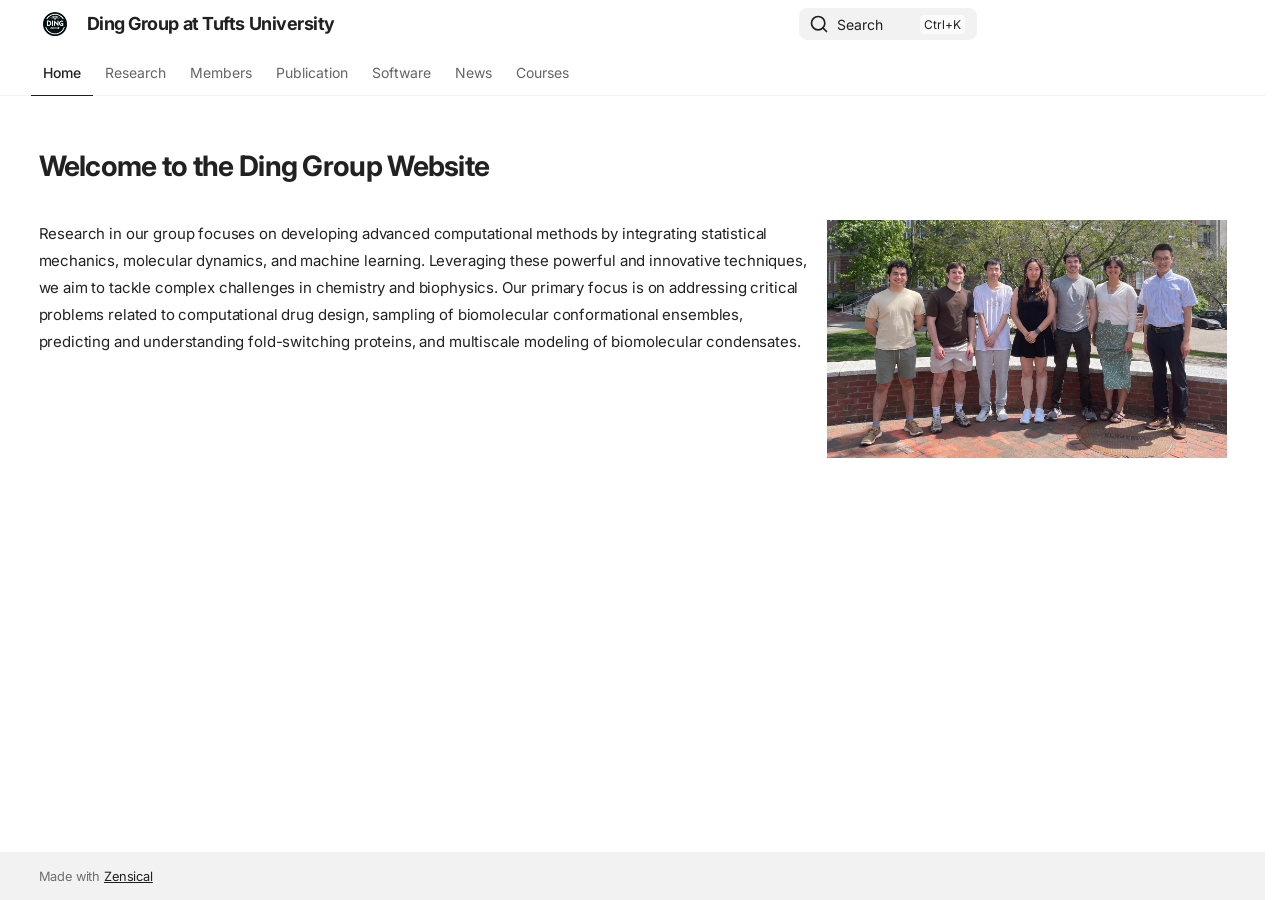
<file: index.html>
<!doctype html>
<html lang="en" class="no-js">
  <head>
    
      <meta charset="utf-8">
      <meta name="viewport" content="width=device-width,initial-scale=1">
      
      
      
        <link rel="canonical" href="https://dinglab.io/">
      
      
      
        <link rel="next" href="./research/">
      
      
        
      
      
      <link rel="icon" href="./assets/images/favicon.png">
      <meta name="generator" content="zensical-0.0.62">
    
    
      
        <title>Home - Ding Group at Tufts University</title>
      
    
    
      
        
      
      <link rel="stylesheet" href="./assets/stylesheets/modern/main.ce62732f.min.css">
      
        
          
        
        <link rel="stylesheet" href="./assets/stylesheets/modern/palette.812a03bb.min.css">
      
      


    
    
      
    
    
      
        
        
        <link rel="preconnect" href="https://fonts.gstatic.com" crossorigin>
        <link rel="stylesheet" href="https://fonts.googleapis.com/css?family=Inter:300,300i,400,400i,500,500i,700,700i%7CJetBrains+Mono:400,400i,700,700i&amp;display=fallback">
        <style>:root{--md-text-font:"Inter";--md-code-font:"JetBrains Mono"}</style>
      
    
    
      <link rel="stylesheet" href="./stylesheets/extra.css">
    
    <script>__md_scope=new URL(".",location),__md_scope.pathname.endsWith("/")||(__md_scope=new URL(__md_scope.pathname+"/",location)),__md_hash=e=>[...e].reduce(((e,t)=>(e<<5)-e+t.charCodeAt(0)),0),__md_get=(e,t=localStorage,_=__md_scope)=>JSON.parse(t.getItem(_.pathname+"."+e)),__md_set=(e,t,_=localStorage,a=__md_scope)=>{try{_.setItem(a.pathname+"."+e,JSON.stringify(t))}catch(e){}},document.documentElement.setAttribute("data-platform",navigator.platform)</script>
    
      

    
    
  </head>
  
  
    
    
      
    
    
    
    
    <body dir="ltr" data-md-color-scheme="default" data-md-color-primary="indigo" data-md-color-accent="indigo">
  
    
    <input class="md-toggle" data-md-toggle="drawer" type="checkbox" id="__drawer" autocomplete="off">
    <input class="md-toggle" data-md-toggle="search" type="checkbox" id="__search" autocomplete="off">
    <label class="md-overlay" for="__drawer" aria-label="Navigation"></label>
    <div data-md-component="skip">
      
        
        <a href="#welcome-to-the-ding-group-website" class="md-skip">
          Skip to content
        </a>
      
    </div>
    <div data-md-component="announce">
      
    </div>
    
    
      

<header class="md-header" data-md-component="header">
  <nav class="md-header__inner md-grid" aria-label="Header">
    <a href="" title="Ding Group at Tufts University" class="md-header__button md-logo" aria-label="Ding Group at Tufts University" data-md-component="logo">
      
  <img src="./_static/logo.png" alt="Ding Group at Tufts University">

    </a>
    <label class="md-header__button md-icon" for="__drawer" aria-label="Navigation">
      
      <svg xmlns="http://www.w3.org/2000/svg" fill="none" stroke="currentColor" stroke-linecap="round" stroke-linejoin="round" stroke-width="2" class="lucide lucide-menu" viewBox="0 0 24 24"><path d="M4 5h16M4 12h16M4 19h16"/></svg>
    </label>
    <div class="md-header__title" data-md-component="header-title">
      <div class="md-header__ellipsis">
        <div class="md-header__topic">
          <span class="md-ellipsis">
            Ding Group at Tufts University
          </span>
        </div>
        <div class="md-header__topic" data-md-component="header-topic">
          <span class="md-ellipsis">
            
              Home
            
          </span>
        </div>
      </div>
    </div>
    
      
        <form class="md-header__option" data-md-component="palette">
  
    
    
    
    <input class="md-option" data-md-color-media="none" data-md-color-scheme="default" data-md-color-primary="indigo" data-md-color-accent="indigo"  aria-hidden="true"  type="radio" name="__palette" id="__palette_0">
    
  
</form>
      
    
    
      <script>var palette=__md_get("__palette");if(palette&&palette.color){if("(prefers-color-scheme)"===palette.color.media){var media=matchMedia("(prefers-color-scheme: light)"),input=document.querySelector(media.matches?"[data-md-color-media='(prefers-color-scheme: light)']":"[data-md-color-media='(prefers-color-scheme: dark)']");palette.color.media=input.getAttribute("data-md-color-media"),palette.color.scheme=input.getAttribute("data-md-color-scheme"),palette.color.primary=input.getAttribute("data-md-color-primary"),palette.color.accent=input.getAttribute("data-md-color-accent")}for(var[key,value]of Object.entries(palette.color))document.body.setAttribute("data-md-color-"+key,value)}</script>
    
    
    
      
      
        <label class="md-header__button md-icon" for="__search" aria-label="Search">
          
          <svg xmlns="http://www.w3.org/2000/svg" fill="none" stroke="currentColor" stroke-linecap="round" stroke-linejoin="round" stroke-width="2" class="lucide lucide-search" viewBox="0 0 24 24"><path d="m21 21-4.34-4.34"/><circle cx="11" cy="11" r="8"/></svg>
        </label>
        <div class="md-search" data-md-component="search" role="dialog" aria-label="Search">
  <button type="button" class="md-search__button">
    Search
  </button>
</div>
      
    
    <div class="md-header__source">
      
    </div>
  </nav>
  
</header>
    
    <div class="md-container" data-md-component="container">
      
      
        
          
            
<nav class="md-tabs" aria-label="Tabs" data-md-component="tabs">
  <div class="md-grid">
    <ul class="md-tabs__list">
      
        
  
  
  
    
  
  
    <li class="md-tabs__item md-tabs__item--active">
      <a href="" class="md-tabs__link">
        
  
  Home

      </a>
    </li>
  

      
        
  
  
  
  
    <li class="md-tabs__item">
      <a href="./research/" class="md-tabs__link">
        
  
  Research

      </a>
    </li>
  

      
        
  
  
  
  
    <li class="md-tabs__item">
      <a href="./people/" class="md-tabs__link">
        
  
  Members

      </a>
    </li>
  

      
        
  
  
  
  
    <li class="md-tabs__item">
      <a href="./publication/" class="md-tabs__link">
        
  
  Publication

      </a>
    </li>
  

      
        
  
  
  
  
    <li class="md-tabs__item">
      <a href="./software/" class="md-tabs__link">
        
  
  Software

      </a>
    </li>
  

      
        
  
  
  
  
    <li class="md-tabs__item">
      <a href="./news/" class="md-tabs__link">
        
  
  News

      </a>
    </li>
  

      
        
  
  
  
  
    <li class="md-tabs__item">
      <a href="./courses/" class="md-tabs__link">
        
  
  Courses

      </a>
    </li>
  

      
    </ul>
  </div>
</nav>
          
        
      
      <main class="md-main" data-md-component="main">
        <div class="md-main__inner md-grid">
          
            
              
                
              
              <div class="md-sidebar md-sidebar--primary" data-md-component="sidebar" data-md-type="navigation" hidden>
                <div class="md-sidebar__scrollwrap">
                  <div class="md-sidebar__inner">
                    


  


<nav class="md-nav md-nav--primary md-nav--lifted" aria-label="Navigation" data-md-level="0">
  <label class="md-nav__title" for="__drawer">
    <a href="" title="Ding Group at Tufts University" class="md-nav__button md-logo" aria-label="Ding Group at Tufts University" data-md-component="logo">
      
  <img src="./_static/logo.png" alt="Ding Group at Tufts University">

    </a>
    Ding Group at Tufts University
  </label>
  
  <ul class="md-nav__list" data-md-scrollfix>
    
      
      
  
  
    
  
  
  
    <li class="md-nav__item md-nav__item--active">
      
      
      
      
        
      
      
      <a href="" class="md-nav__link md-nav__link--active">
        
  
  
  <span class="md-ellipsis">
    
  
  Home

    
  </span>
  
  

      </a>
      
    </li>
  

    
      
      
  
  
  
  
    <li class="md-nav__item">
      <a href="./research/" class="md-nav__link">
        
  
  
  <span class="md-ellipsis">
    
  
  Research

    
  </span>
  
  

      </a>
    </li>
  

    
      
      
  
  
  
  
    <li class="md-nav__item">
      <a href="./people/" class="md-nav__link">
        
  
  
  <span class="md-ellipsis">
    
  
  Members

    
  </span>
  
  

      </a>
    </li>
  

    
      
      
  
  
  
  
    <li class="md-nav__item">
      <a href="./publication/" class="md-nav__link">
        
  
  
  <span class="md-ellipsis">
    
  
  Publication

    
  </span>
  
  

      </a>
    </li>
  

    
      
      
  
  
  
  
    <li class="md-nav__item">
      <a href="./software/" class="md-nav__link">
        
  
  
  <span class="md-ellipsis">
    
  
  Software

    
  </span>
  
  

      </a>
    </li>
  

    
      
      
  
  
  
  
    <li class="md-nav__item">
      <a href="./news/" class="md-nav__link">
        
  
  
  <span class="md-ellipsis">
    
  
  News

    
  </span>
  
  

      </a>
    </li>
  

    
      
      
  
  
  
  
    <li class="md-nav__item">
      <a href="./courses/" class="md-nav__link">
        
  
  
  <span class="md-ellipsis">
    
  
  Courses

    
  </span>
  
  

      </a>
    </li>
  

    
  </ul>
</nav>
                  </div>
                </div>
              </div>
            
            
              
                
              
              <div class="md-sidebar md-sidebar--secondary" data-md-component="sidebar" data-md-type="toc" hidden>
                <div class="md-sidebar__scrollwrap">
                  
                    
                    
                    
                      
                    
                    
                  
                  <div class="md-sidebar__inner">
                    


<nav class="md-nav md-nav--secondary" aria-label="On this page">
  
  
  
    
  
  
</nav>
                  </div>
                </div>
              </div>
            
          
          
            <div class="md-content" data-md-component="content">
              
              <article class="md-content__inner md-typeset">
                
                  

<h1 id="welcome-to-the-ding-group-website">Welcome to the Ding Group Website<a class="headerlink" href="#welcome-to-the-ding-group-website" title="Permanent link">&para;</a></h1>
<p><img align="right" alt="Image title" src="./_static/home-2026.jpg" width="400" /></p>
<p>Research in our group focuses on developing advanced computational methods by integrating statistical mechanics, molecular dynamics, and machine learning. Leveraging these powerful and innovative techniques, we aim to tackle complex challenges in chemistry and biophysics. Our primary focus is on addressing critical problems related to computational drug design, sampling of biomolecular conformational ensembles, predicting and understanding fold-switching proteins, and multiscale modeling of biomolecular condensates.</p>

  









  
  




  



                
              </article>
            </div>
          
          
<script>var target=document.getElementById(location.hash.slice(1));target&&target.name&&(target.checked=target.name.startsWith("__tabbed_"))</script>
        </div>
        
      </main>
      
        <footer class="md-footer">
  
  <div class="md-footer-meta md-typeset">
    <div class="md-footer-meta__inner md-grid">
      <div class="md-copyright">
  
  
    Made with
    <a href="https://zensical.org/" target="_blank" rel="noopener">
      Zensical
    </a>
  
</div>
      
    </div>
  </div>
</footer>
      
    </div>
    <div class="md-dialog" data-md-component="dialog">
      <div class="md-dialog__inner md-typeset"></div>
    </div>
    
    
    
      
      
      
      
        
        
      <script id="__config" type="application/json">{"annotate":null,"base":".","features":["navigation.tabs"],"redirect":null,"search":"./assets/javascripts/workers/search.7d14d953.min.js","tags":null,"translations":{"clipboard.copied":"Copied to clipboard","clipboard.copy":"Copy to clipboard","search.result.more.one":"1 more on this page","search.result.more.other":"# more on this page","search.result.none":"No matching documents","search.result.one":"1 matching document","search.result.other":"# matching documents","search.result.placeholder":"Type to start searching","search.result.term.missing":"Missing","select.version":"Select version"},"version":null}</script>
    
    
      <script src="./assets/javascripts/bundle.8dcc8e9c.min.js"></script>
      
    
  </body>
</html>
</file>
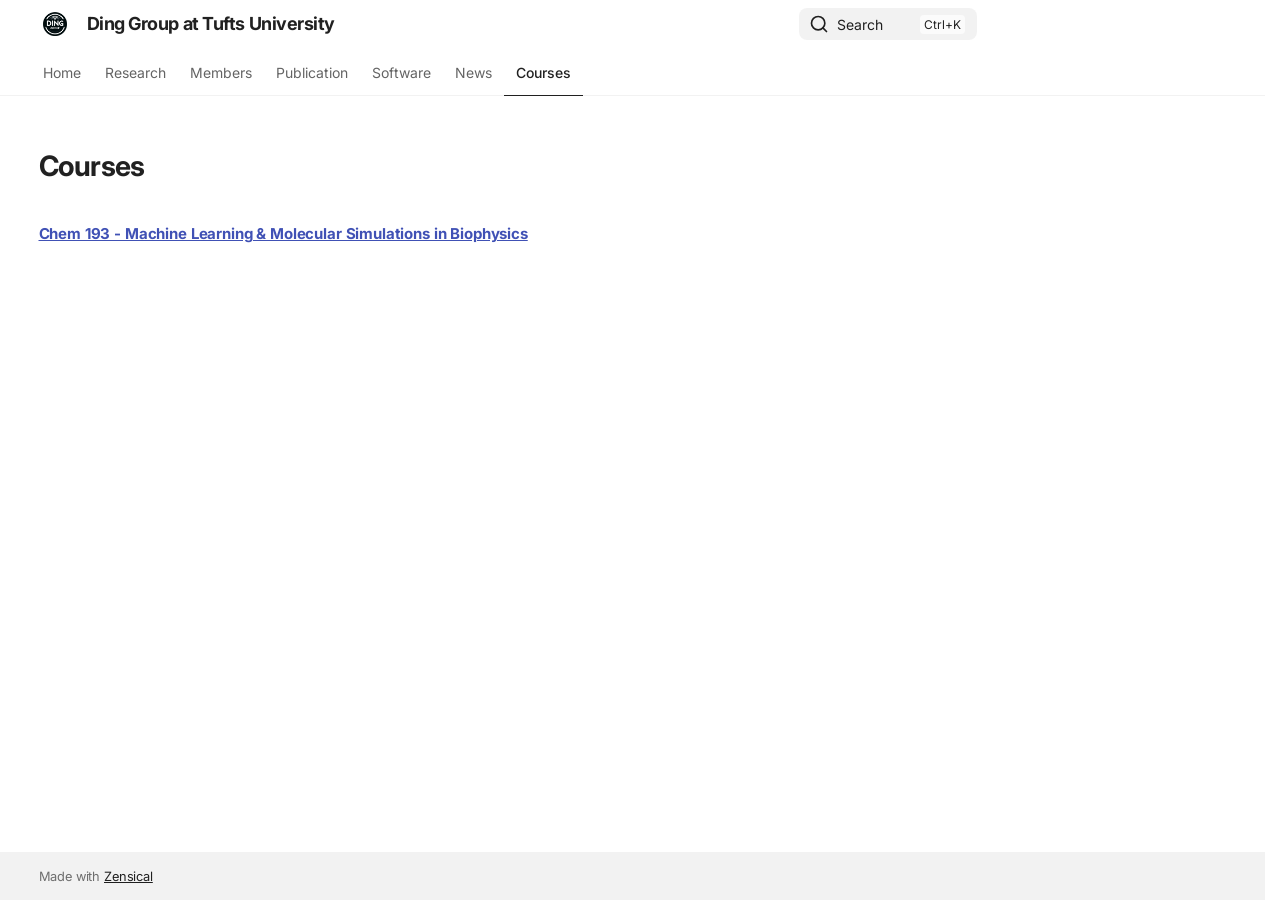
<file: courses/index.html>
<!doctype html>
<html lang="en" class="no-js">
  <head>
    
      <meta charset="utf-8">
      <meta name="viewport" content="width=device-width,initial-scale=1">
      
      
      
        <link rel="canonical" href="https://dinglab.io/courses/">
      
      
        <link rel="prev" href="../news/">
      
      
      
        
      
      
      <link rel="icon" href="../assets/images/favicon.png">
      <meta name="generator" content="zensical-0.0.62">
    
    
      
        <title>Courses - Ding Group at Tufts University</title>
      
    
    
      
        
      
      <link rel="stylesheet" href="../assets/stylesheets/modern/main.ce62732f.min.css">
      
        
          
        
        <link rel="stylesheet" href="../assets/stylesheets/modern/palette.812a03bb.min.css">
      
      


    
    
      
    
    
      
        
        
        <link rel="preconnect" href="https://fonts.gstatic.com" crossorigin>
        <link rel="stylesheet" href="https://fonts.googleapis.com/css?family=Inter:300,300i,400,400i,500,500i,700,700i%7CJetBrains+Mono:400,400i,700,700i&amp;display=fallback">
        <style>:root{--md-text-font:"Inter";--md-code-font:"JetBrains Mono"}</style>
      
    
    
      <link rel="stylesheet" href="../stylesheets/extra.css">
    
    <script>__md_scope=new URL("..",location),__md_scope.pathname.endsWith("/")||(__md_scope=new URL(__md_scope.pathname+"/",location)),__md_hash=e=>[...e].reduce(((e,t)=>(e<<5)-e+t.charCodeAt(0)),0),__md_get=(e,t=localStorage,_=__md_scope)=>JSON.parse(t.getItem(_.pathname+"."+e)),__md_set=(e,t,_=localStorage,a=__md_scope)=>{try{_.setItem(a.pathname+"."+e,JSON.stringify(t))}catch(e){}},document.documentElement.setAttribute("data-platform",navigator.platform)</script>
    
      

    
    
  </head>
  
  
    
    
      
    
    
    
    
    <body dir="ltr" data-md-color-scheme="default" data-md-color-primary="indigo" data-md-color-accent="indigo">
  
    
    <input class="md-toggle" data-md-toggle="drawer" type="checkbox" id="__drawer" autocomplete="off">
    <input class="md-toggle" data-md-toggle="search" type="checkbox" id="__search" autocomplete="off">
    <label class="md-overlay" for="__drawer" aria-label="Navigation"></label>
    <div data-md-component="skip">
      
        <a href="#__skip" class="md-skip">
          Skip to content
        </a>
      
    </div>
    <div data-md-component="announce">
      
    </div>
    
    
      

<header class="md-header" data-md-component="header">
  <nav class="md-header__inner md-grid" aria-label="Header">
    <a href="./.." title="Ding Group at Tufts University" class="md-header__button md-logo" aria-label="Ding Group at Tufts University" data-md-component="logo">
      
  <img src="../_static/logo.png" alt="Ding Group at Tufts University">

    </a>
    <label class="md-header__button md-icon" for="__drawer" aria-label="Navigation">
      
      <svg xmlns="http://www.w3.org/2000/svg" fill="none" stroke="currentColor" stroke-linecap="round" stroke-linejoin="round" stroke-width="2" class="lucide lucide-menu" viewBox="0 0 24 24"><path d="M4 5h16M4 12h16M4 19h16"/></svg>
    </label>
    <div class="md-header__title" data-md-component="header-title">
      <div class="md-header__ellipsis">
        <div class="md-header__topic">
          <span class="md-ellipsis">
            Ding Group at Tufts University
          </span>
        </div>
        <div class="md-header__topic" data-md-component="header-topic">
          <span class="md-ellipsis">
            
              Courses
            
          </span>
        </div>
      </div>
    </div>
    
      
        <form class="md-header__option" data-md-component="palette">
  
    
    
    
    <input class="md-option" data-md-color-media="none" data-md-color-scheme="default" data-md-color-primary="indigo" data-md-color-accent="indigo"  aria-hidden="true"  type="radio" name="__palette" id="__palette_0">
    
  
</form>
      
    
    
      <script>var palette=__md_get("__palette");if(palette&&palette.color){if("(prefers-color-scheme)"===palette.color.media){var media=matchMedia("(prefers-color-scheme: light)"),input=document.querySelector(media.matches?"[data-md-color-media='(prefers-color-scheme: light)']":"[data-md-color-media='(prefers-color-scheme: dark)']");palette.color.media=input.getAttribute("data-md-color-media"),palette.color.scheme=input.getAttribute("data-md-color-scheme"),palette.color.primary=input.getAttribute("data-md-color-primary"),palette.color.accent=input.getAttribute("data-md-color-accent")}for(var[key,value]of Object.entries(palette.color))document.body.setAttribute("data-md-color-"+key,value)}</script>
    
    
    
      
      
        <label class="md-header__button md-icon" for="__search" aria-label="Search">
          
          <svg xmlns="http://www.w3.org/2000/svg" fill="none" stroke="currentColor" stroke-linecap="round" stroke-linejoin="round" stroke-width="2" class="lucide lucide-search" viewBox="0 0 24 24"><path d="m21 21-4.34-4.34"/><circle cx="11" cy="11" r="8"/></svg>
        </label>
        <div class="md-search" data-md-component="search" role="dialog" aria-label="Search">
  <button type="button" class="md-search__button">
    Search
  </button>
</div>
      
    
    <div class="md-header__source">
      
    </div>
  </nav>
  
</header>
    
    <div class="md-container" data-md-component="container">
      
      
        
          
            
<nav class="md-tabs" aria-label="Tabs" data-md-component="tabs">
  <div class="md-grid">
    <ul class="md-tabs__list">
      
        
  
  
  
  
    <li class="md-tabs__item">
      <a href="./.." class="md-tabs__link">
        
  
  Home

      </a>
    </li>
  

      
        
  
  
  
  
    <li class="md-tabs__item">
      <a href="../research/" class="md-tabs__link">
        
  
  Research

      </a>
    </li>
  

      
        
  
  
  
  
    <li class="md-tabs__item">
      <a href="../people/" class="md-tabs__link">
        
  
  Members

      </a>
    </li>
  

      
        
  
  
  
  
    <li class="md-tabs__item">
      <a href="../publication/" class="md-tabs__link">
        
  
  Publication

      </a>
    </li>
  

      
        
  
  
  
  
    <li class="md-tabs__item">
      <a href="../software/" class="md-tabs__link">
        
  
  Software

      </a>
    </li>
  

      
        
  
  
  
  
    <li class="md-tabs__item">
      <a href="../news/" class="md-tabs__link">
        
  
  News

      </a>
    </li>
  

      
        
  
  
  
    
  
  
    <li class="md-tabs__item md-tabs__item--active">
      <a href="././" class="md-tabs__link">
        
  
  Courses

      </a>
    </li>
  

      
    </ul>
  </div>
</nav>
          
        
      
      <main class="md-main" data-md-component="main">
        <div class="md-main__inner md-grid">
          
            
              
                
              
              <div class="md-sidebar md-sidebar--primary" data-md-component="sidebar" data-md-type="navigation" hidden>
                <div class="md-sidebar__scrollwrap">
                  <div class="md-sidebar__inner">
                    


  


<nav class="md-nav md-nav--primary md-nav--lifted" aria-label="Navigation" data-md-level="0">
  <label class="md-nav__title" for="__drawer">
    <a href="./.." title="Ding Group at Tufts University" class="md-nav__button md-logo" aria-label="Ding Group at Tufts University" data-md-component="logo">
      
  <img src="../_static/logo.png" alt="Ding Group at Tufts University">

    </a>
    Ding Group at Tufts University
  </label>
  
  <ul class="md-nav__list" data-md-scrollfix>
    
      
      
  
  
  
  
    <li class="md-nav__item">
      <a href="./.." class="md-nav__link">
        
  
  
  <span class="md-ellipsis">
    
  
  Home

    
  </span>
  
  

      </a>
    </li>
  

    
      
      
  
  
  
  
    <li class="md-nav__item">
      <a href="../research/" class="md-nav__link">
        
  
  
  <span class="md-ellipsis">
    
  
  Research

    
  </span>
  
  

      </a>
    </li>
  

    
      
      
  
  
  
  
    <li class="md-nav__item">
      <a href="../people/" class="md-nav__link">
        
  
  
  <span class="md-ellipsis">
    
  
  Members

    
  </span>
  
  

      </a>
    </li>
  

    
      
      
  
  
  
  
    <li class="md-nav__item">
      <a href="../publication/" class="md-nav__link">
        
  
  
  <span class="md-ellipsis">
    
  
  Publication

    
  </span>
  
  

      </a>
    </li>
  

    
      
      
  
  
  
  
    <li class="md-nav__item">
      <a href="../software/" class="md-nav__link">
        
  
  
  <span class="md-ellipsis">
    
  
  Software

    
  </span>
  
  

      </a>
    </li>
  

    
      
      
  
  
  
  
    <li class="md-nav__item">
      <a href="../news/" class="md-nav__link">
        
  
  
  <span class="md-ellipsis">
    
  
  News

    
  </span>
  
  

      </a>
    </li>
  

    
      
      
  
  
    
  
  
  
    <li class="md-nav__item md-nav__item--active">
      
      
      
      
      
      <a href="././" class="md-nav__link md-nav__link--active">
        
  
  
  <span class="md-ellipsis">
    
  
  Courses

    
  </span>
  
  

      </a>
      
    </li>
  

    
  </ul>
</nav>
                  </div>
                </div>
              </div>
            
            
              
                
              
              <div class="md-sidebar md-sidebar--secondary" data-md-component="sidebar" data-md-type="toc" hidden>
                <div class="md-sidebar__scrollwrap">
                  
                    
                    
                    
                    
                  
                  <div class="md-sidebar__inner">
                    


<nav class="md-nav md-nav--secondary" aria-label="On this page">
  
  
  
  
</nav>
                  </div>
                </div>
              </div>
            
          
          
            <div class="md-content" data-md-component="content">
              
              <article class="md-content__inner md-typeset">
                
                  

  <h1 id="__skip">Courses</h1>

<p><a href="https://dinglab.io/chem193/"><strong>Chem 193 - Machine Learning &amp; Molecular Simulations in Biophysics</strong></a></p>

  









  
  




  



                
              </article>
            </div>
          
          
<script>var target=document.getElementById(location.hash.slice(1));target&&target.name&&(target.checked=target.name.startsWith("__tabbed_"))</script>
        </div>
        
      </main>
      
        <footer class="md-footer">
  
  <div class="md-footer-meta md-typeset">
    <div class="md-footer-meta__inner md-grid">
      <div class="md-copyright">
  
  
    Made with
    <a href="https://zensical.org/" target="_blank" rel="noopener">
      Zensical
    </a>
  
</div>
      
    </div>
  </div>
</footer>
      
    </div>
    <div class="md-dialog" data-md-component="dialog">
      <div class="md-dialog__inner md-typeset"></div>
    </div>
    
    
    
      
      
      
      
        
        
      <script id="__config" type="application/json">{"annotate":null,"base":"..","features":["navigation.tabs"],"redirect":null,"search":"../assets/javascripts/workers/search.7d14d953.min.js","tags":null,"translations":{"clipboard.copied":"Copied to clipboard","clipboard.copy":"Copy to clipboard","search.result.more.one":"1 more on this page","search.result.more.other":"# more on this page","search.result.none":"No matching documents","search.result.one":"1 matching document","search.result.other":"# matching documents","search.result.placeholder":"Type to start searching","search.result.term.missing":"Missing","select.version":"Select version"},"version":null}</script>
    
    
      <script src="../assets/javascripts/bundle.8dcc8e9c.min.js"></script>
      
    
  </body>
</html>
</file>
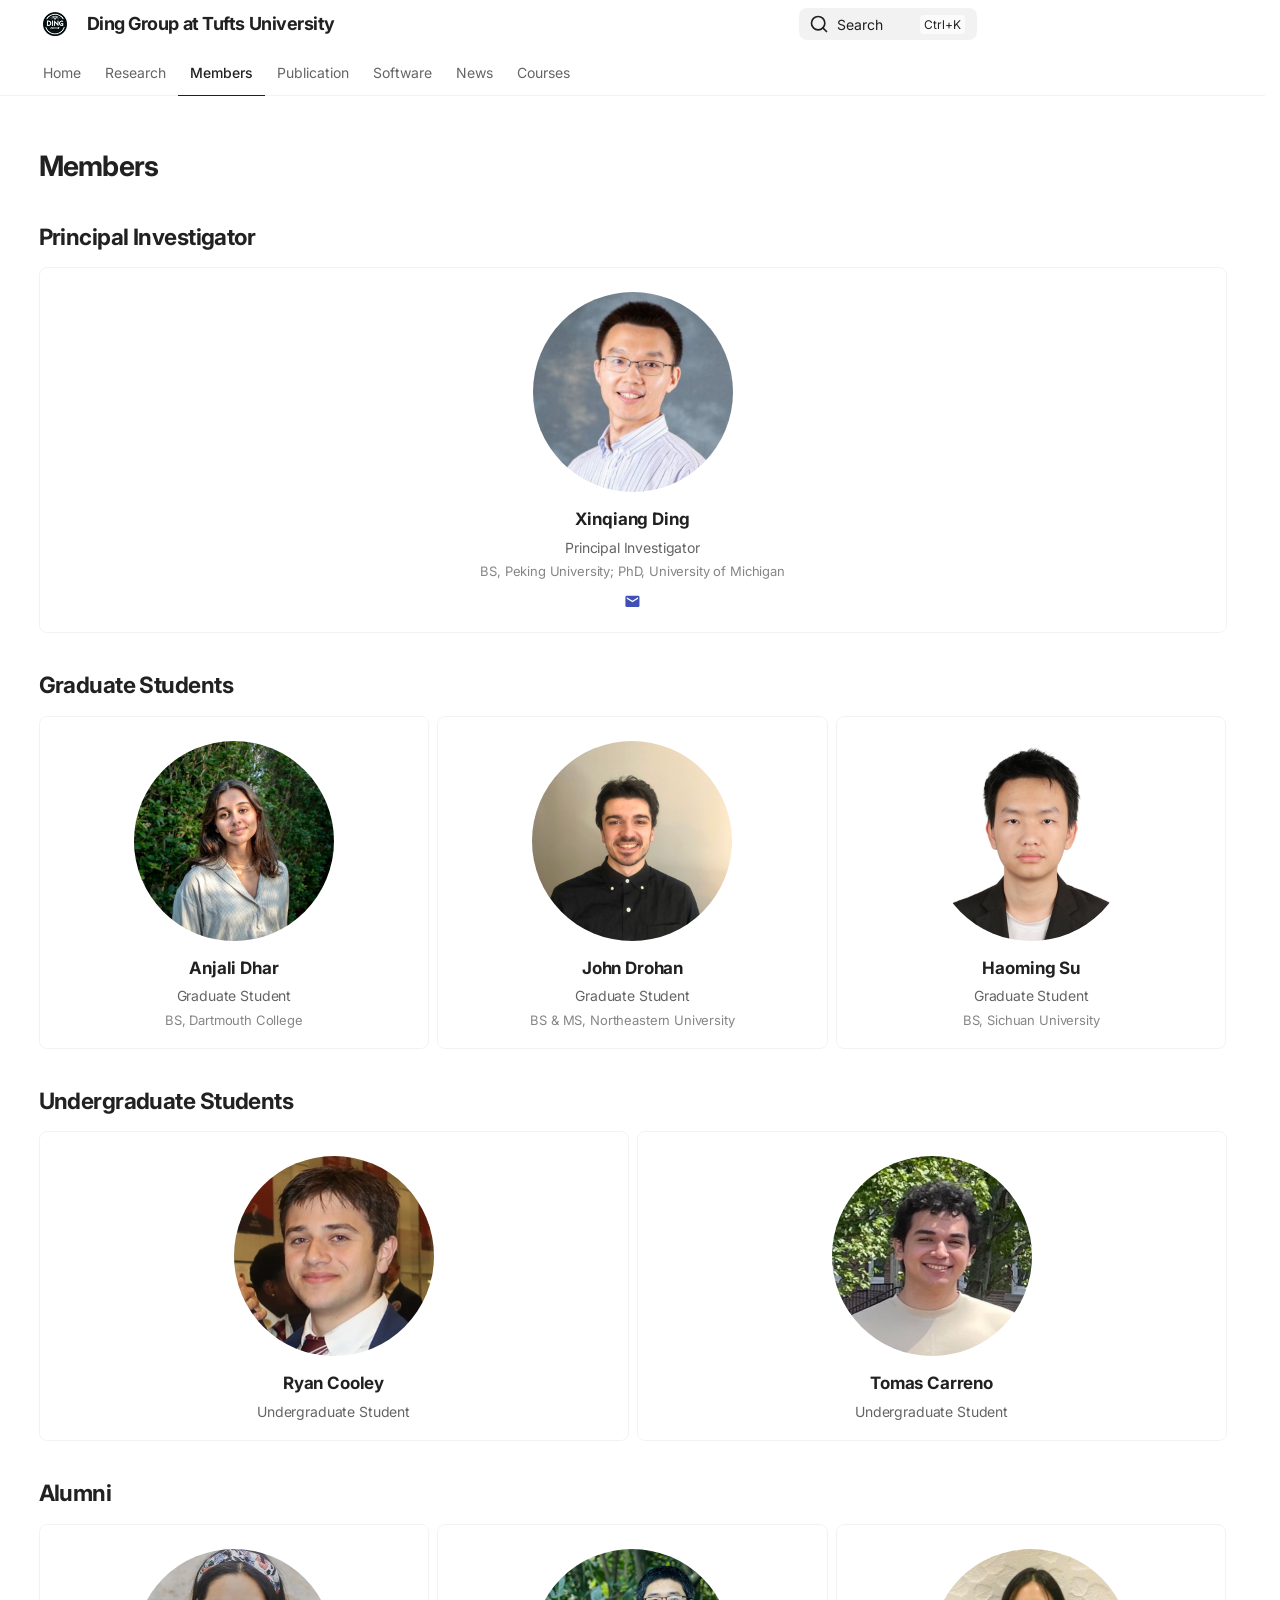
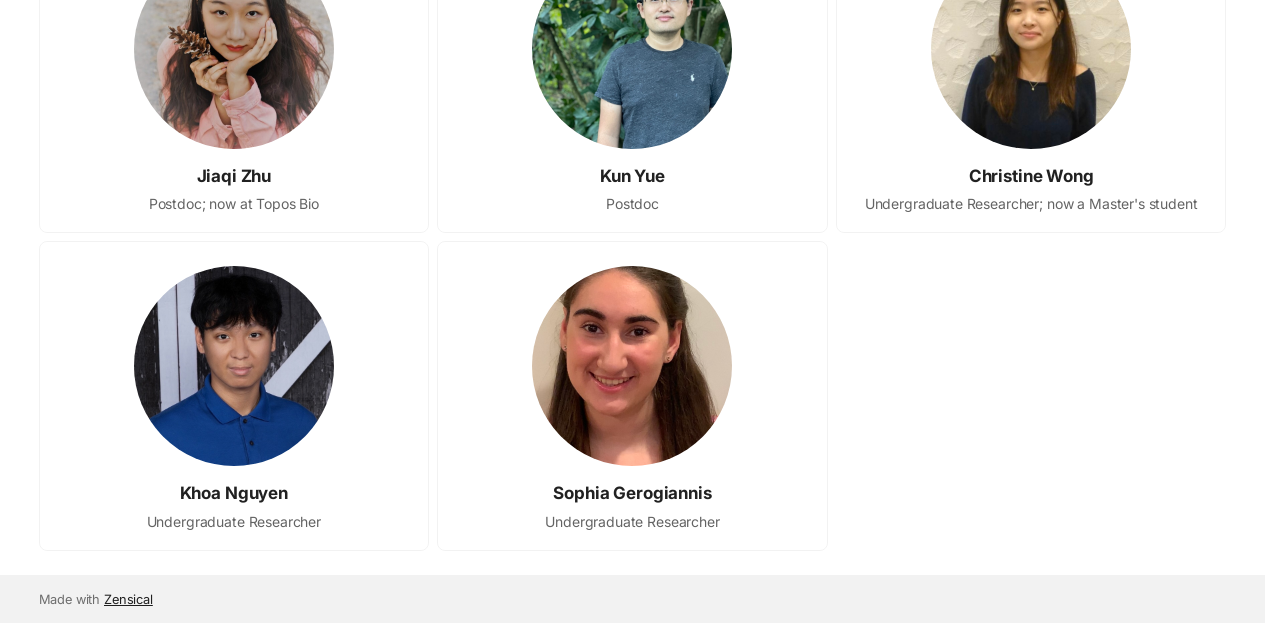
<file: people/index.html>
<!doctype html>
<html lang="en" class="no-js">
  <head>
    
      <meta charset="utf-8">
      <meta name="viewport" content="width=device-width,initial-scale=1">
      
      
      
        <link rel="canonical" href="https://dinglab.io/people/">
      
      
        <link rel="prev" href="../research/">
      
      
        <link rel="next" href="../publication/">
      
      
        
      
      
      <link rel="icon" href="../assets/images/favicon.png">
      <meta name="generator" content="zensical-0.0.62">
    
    
      
        <title>Members - Ding Group at Tufts University</title>
      
    
    
      
        
      
      <link rel="stylesheet" href="../assets/stylesheets/modern/main.ce62732f.min.css">
      
        
          
        
        <link rel="stylesheet" href="../assets/stylesheets/modern/palette.812a03bb.min.css">
      
      


    
    
      
    
    
      
        
        
        <link rel="preconnect" href="https://fonts.gstatic.com" crossorigin>
        <link rel="stylesheet" href="https://fonts.googleapis.com/css?family=Inter:300,300i,400,400i,500,500i,700,700i%7CJetBrains+Mono:400,400i,700,700i&amp;display=fallback">
        <style>:root{--md-text-font:"Inter";--md-code-font:"JetBrains Mono"}</style>
      
    
    
      <link rel="stylesheet" href="../stylesheets/extra.css">
    
    <script>__md_scope=new URL("..",location),__md_scope.pathname.endsWith("/")||(__md_scope=new URL(__md_scope.pathname+"/",location)),__md_hash=e=>[...e].reduce(((e,t)=>(e<<5)-e+t.charCodeAt(0)),0),__md_get=(e,t=localStorage,_=__md_scope)=>JSON.parse(t.getItem(_.pathname+"."+e)),__md_set=(e,t,_=localStorage,a=__md_scope)=>{try{_.setItem(a.pathname+"."+e,JSON.stringify(t))}catch(e){}},document.documentElement.setAttribute("data-platform",navigator.platform)</script>
    
      

    
    
  </head>
  
  
    
    
      
    
    
    
    
    <body dir="ltr" data-md-color-scheme="default" data-md-color-primary="indigo" data-md-color-accent="indigo">
  
    
    <input class="md-toggle" data-md-toggle="drawer" type="checkbox" id="__drawer" autocomplete="off">
    <input class="md-toggle" data-md-toggle="search" type="checkbox" id="__search" autocomplete="off">
    <label class="md-overlay" for="__drawer" aria-label="Navigation"></label>
    <div data-md-component="skip">
      
        
        <a href="#principal-investigator" class="md-skip">
          Skip to content
        </a>
      
    </div>
    <div data-md-component="announce">
      
    </div>
    
    
      

<header class="md-header" data-md-component="header">
  <nav class="md-header__inner md-grid" aria-label="Header">
    <a href="./.." title="Ding Group at Tufts University" class="md-header__button md-logo" aria-label="Ding Group at Tufts University" data-md-component="logo">
      
  <img src="../_static/logo.png" alt="Ding Group at Tufts University">

    </a>
    <label class="md-header__button md-icon" for="__drawer" aria-label="Navigation">
      
      <svg xmlns="http://www.w3.org/2000/svg" fill="none" stroke="currentColor" stroke-linecap="round" stroke-linejoin="round" stroke-width="2" class="lucide lucide-menu" viewBox="0 0 24 24"><path d="M4 5h16M4 12h16M4 19h16"/></svg>
    </label>
    <div class="md-header__title" data-md-component="header-title">
      <div class="md-header__ellipsis">
        <div class="md-header__topic">
          <span class="md-ellipsis">
            Ding Group at Tufts University
          </span>
        </div>
        <div class="md-header__topic" data-md-component="header-topic">
          <span class="md-ellipsis">
            
              Members
            
          </span>
        </div>
      </div>
    </div>
    
      
        <form class="md-header__option" data-md-component="palette">
  
    
    
    
    <input class="md-option" data-md-color-media="none" data-md-color-scheme="default" data-md-color-primary="indigo" data-md-color-accent="indigo"  aria-hidden="true"  type="radio" name="__palette" id="__palette_0">
    
  
</form>
      
    
    
      <script>var palette=__md_get("__palette");if(palette&&palette.color){if("(prefers-color-scheme)"===palette.color.media){var media=matchMedia("(prefers-color-scheme: light)"),input=document.querySelector(media.matches?"[data-md-color-media='(prefers-color-scheme: light)']":"[data-md-color-media='(prefers-color-scheme: dark)']");palette.color.media=input.getAttribute("data-md-color-media"),palette.color.scheme=input.getAttribute("data-md-color-scheme"),palette.color.primary=input.getAttribute("data-md-color-primary"),palette.color.accent=input.getAttribute("data-md-color-accent")}for(var[key,value]of Object.entries(palette.color))document.body.setAttribute("data-md-color-"+key,value)}</script>
    
    
    
      
      
        <label class="md-header__button md-icon" for="__search" aria-label="Search">
          
          <svg xmlns="http://www.w3.org/2000/svg" fill="none" stroke="currentColor" stroke-linecap="round" stroke-linejoin="round" stroke-width="2" class="lucide lucide-search" viewBox="0 0 24 24"><path d="m21 21-4.34-4.34"/><circle cx="11" cy="11" r="8"/></svg>
        </label>
        <div class="md-search" data-md-component="search" role="dialog" aria-label="Search">
  <button type="button" class="md-search__button">
    Search
  </button>
</div>
      
    
    <div class="md-header__source">
      
    </div>
  </nav>
  
</header>
    
    <div class="md-container" data-md-component="container">
      
      
        
          
            
<nav class="md-tabs" aria-label="Tabs" data-md-component="tabs">
  <div class="md-grid">
    <ul class="md-tabs__list">
      
        
  
  
  
  
    <li class="md-tabs__item">
      <a href="./.." class="md-tabs__link">
        
  
  Home

      </a>
    </li>
  

      
        
  
  
  
  
    <li class="md-tabs__item">
      <a href="../research/" class="md-tabs__link">
        
  
  Research

      </a>
    </li>
  

      
        
  
  
  
    
  
  
    <li class="md-tabs__item md-tabs__item--active">
      <a href="././" class="md-tabs__link">
        
  
  Members

      </a>
    </li>
  

      
        
  
  
  
  
    <li class="md-tabs__item">
      <a href="../publication/" class="md-tabs__link">
        
  
  Publication

      </a>
    </li>
  

      
        
  
  
  
  
    <li class="md-tabs__item">
      <a href="../software/" class="md-tabs__link">
        
  
  Software

      </a>
    </li>
  

      
        
  
  
  
  
    <li class="md-tabs__item">
      <a href="../news/" class="md-tabs__link">
        
  
  News

      </a>
    </li>
  

      
        
  
  
  
  
    <li class="md-tabs__item">
      <a href="../courses/" class="md-tabs__link">
        
  
  Courses

      </a>
    </li>
  

      
    </ul>
  </div>
</nav>
          
        
      
      <main class="md-main" data-md-component="main">
        <div class="md-main__inner md-grid">
          
            
              
                
              
              <div class="md-sidebar md-sidebar--primary" data-md-component="sidebar" data-md-type="navigation" hidden>
                <div class="md-sidebar__scrollwrap">
                  <div class="md-sidebar__inner">
                    


  


<nav class="md-nav md-nav--primary md-nav--lifted" aria-label="Navigation" data-md-level="0">
  <label class="md-nav__title" for="__drawer">
    <a href="./.." title="Ding Group at Tufts University" class="md-nav__button md-logo" aria-label="Ding Group at Tufts University" data-md-component="logo">
      
  <img src="../_static/logo.png" alt="Ding Group at Tufts University">

    </a>
    Ding Group at Tufts University
  </label>
  
  <ul class="md-nav__list" data-md-scrollfix>
    
      
      
  
  
  
  
    <li class="md-nav__item">
      <a href="./.." class="md-nav__link">
        
  
  
  <span class="md-ellipsis">
    
  
  Home

    
  </span>
  
  

      </a>
    </li>
  

    
      
      
  
  
  
  
    <li class="md-nav__item">
      <a href="../research/" class="md-nav__link">
        
  
  
  <span class="md-ellipsis">
    
  
  Research

    
  </span>
  
  

      </a>
    </li>
  

    
      
      
  
  
    
  
  
  
    <li class="md-nav__item md-nav__item--active">
      
      
      
      
      
        <label class="md-nav__link md-nav__link--active" for="__toc">
          
  
  
  <span class="md-ellipsis">
    
  
  Members

    
  </span>
  
  

          <span class="md-nav__icon md-icon"></span>
        </label>
      
      <a href="././" class="md-nav__link md-nav__link--active">
        
  
  
  <span class="md-ellipsis">
    
  
  Members

    
  </span>
  
  

      </a>
      
        


<nav class="md-nav md-nav--secondary" aria-label="On this page">
  
  
  
  
    <label class="md-nav__title" for="__toc">
      <span class="md-nav__icon md-icon"></span>
      On this page
    </label>
    <ul class="md-nav__list" data-md-component="toc" data-md-scrollfix>
      
        <li class="md-nav__item">
  <a href="#principal-investigator" class="md-nav__link">
    <span class="md-ellipsis">
      <span class="md-typeset">
        Principal Investigator
      </span>
    </span>
  </a>
  
</li>
      
        <li class="md-nav__item">
  <a href="#graduate-students" class="md-nav__link">
    <span class="md-ellipsis">
      <span class="md-typeset">
        Graduate Students
      </span>
    </span>
  </a>
  
</li>
      
        <li class="md-nav__item">
  <a href="#undergraduate-students" class="md-nav__link">
    <span class="md-ellipsis">
      <span class="md-typeset">
        Undergraduate Students
      </span>
    </span>
  </a>
  
</li>
      
        <li class="md-nav__item">
  <a href="#alumni" class="md-nav__link">
    <span class="md-ellipsis">
      <span class="md-typeset">
        Alumni
      </span>
    </span>
  </a>
  
</li>
      
    </ul>
  
</nav>
      
    </li>
  

    
      
      
  
  
  
  
    <li class="md-nav__item">
      <a href="../publication/" class="md-nav__link">
        
  
  
  <span class="md-ellipsis">
    
  
  Publication

    
  </span>
  
  

      </a>
    </li>
  

    
      
      
  
  
  
  
    <li class="md-nav__item">
      <a href="../software/" class="md-nav__link">
        
  
  
  <span class="md-ellipsis">
    
  
  Software

    
  </span>
  
  

      </a>
    </li>
  

    
      
      
  
  
  
  
    <li class="md-nav__item">
      <a href="../news/" class="md-nav__link">
        
  
  
  <span class="md-ellipsis">
    
  
  News

    
  </span>
  
  

      </a>
    </li>
  

    
      
      
  
  
  
  
    <li class="md-nav__item">
      <a href="../courses/" class="md-nav__link">
        
  
  
  <span class="md-ellipsis">
    
  
  Courses

    
  </span>
  
  

      </a>
    </li>
  

    
  </ul>
</nav>
                  </div>
                </div>
              </div>
            
            
              
                
              
              <div class="md-sidebar md-sidebar--secondary" data-md-component="sidebar" data-md-type="toc" hidden>
                <div class="md-sidebar__scrollwrap">
                  
                    
                    
                    
                    
                      <input class="md-nav__toggle md-toggle" type="checkbox" id="__toc">
                      <div class="md-sidebar-button__wrapper">
                        <label class="md-sidebar-button" for="__toc"></label>
                      </div>
                    
                  
                  <div class="md-sidebar__inner">
                    


<nav class="md-nav md-nav--secondary" aria-label="On this page">
  
  
  
  
    <label class="md-nav__title" for="__toc">
      <span class="md-nav__icon md-icon"></span>
      On this page
    </label>
    <ul class="md-nav__list" data-md-component="toc" data-md-scrollfix>
      
        <li class="md-nav__item">
  <a href="#principal-investigator" class="md-nav__link">
    <span class="md-ellipsis">
      <span class="md-typeset">
        Principal Investigator
      </span>
    </span>
  </a>
  
</li>
      
        <li class="md-nav__item">
  <a href="#graduate-students" class="md-nav__link">
    <span class="md-ellipsis">
      <span class="md-typeset">
        Graduate Students
      </span>
    </span>
  </a>
  
</li>
      
        <li class="md-nav__item">
  <a href="#undergraduate-students" class="md-nav__link">
    <span class="md-ellipsis">
      <span class="md-typeset">
        Undergraduate Students
      </span>
    </span>
  </a>
  
</li>
      
        <li class="md-nav__item">
  <a href="#alumni" class="md-nav__link">
    <span class="md-ellipsis">
      <span class="md-typeset">
        Alumni
      </span>
    </span>
  </a>
  
</li>
      
    </ul>
  
</nav>
                  </div>
                </div>
              </div>
            
          
          
            <div class="md-content" data-md-component="content">
              
              <article class="md-content__inner md-typeset">
                
                  

  <h1 id="__skip">Members</h1>

<h2 id="principal-investigator">Principal Investigator<a class="headerlink" href="#principal-investigator" title="Permanent link">&para;</a></h2>
<div class="grid cards people">
<ul>
<li><img alt="Photo of Xinqiang Ding" class="person-photo" src=".././_static/people/Xinqiang-Ding.jpg" />
    <span class="person-name">Xinqiang Ding</span>
    <span class="person-role">Principal Investigator</span>
    <span class="person-edu">BS, Peking University; PhD, University of Michigan</span>
    <span class="person-links">
    <a href="mailto:Xinqiang.Ding@tufts.edu" title="Email"><span class="twemoji"><svg xmlns="http://www.w3.org/2000/svg" viewBox="0 0 24 24"><path d="m20 8-8 5-8-5V6l8 5 8-5m0-2H4c-1.11 0-2 .89-2 2v12a2 2 0 0 0 2 2h16a2 2 0 0 0 2-2V6a2 2 0 0 0-2-2"/></svg></span></a>
    </span></li>
</ul>
</div>
<h2 id="graduate-students">Graduate Students<a class="headerlink" href="#graduate-students" title="Permanent link">&para;</a></h2>
<div class="grid cards people">
<ul>
<li>
<p><img alt="Photo of Anjali Dhar" class="person-photo" src=".././_static/people/Anjali-Dhar.jpg" />
    <span class="person-name">Anjali Dhar</span>
    <span class="person-role">Graduate Student</span>
    <span class="person-edu">BS, Dartmouth College</span></p>
</li>
<li>
<p><img alt="Photo of John Drohan" class="person-photo" src=".././_static/people/John-Drohan.jpg" />
    <span class="person-name">John Drohan</span>
    <span class="person-role">Graduate Student</span>
    <span class="person-edu">BS &amp; MS, Northeastern University</span></p>
</li>
<li>
<p><img alt="Photo of Haoming Su" class="person-photo" src=".././_static/people/Haoming-Su.jpg" />
    <span class="person-name">Haoming Su</span>
    <span class="person-role">Graduate Student</span>
    <span class="person-edu">BS, Sichuan University</span></p>
</li>
</ul>
</div>
<h2 id="undergraduate-students">Undergraduate Students<a class="headerlink" href="#undergraduate-students" title="Permanent link">&para;</a></h2>
<div class="grid cards people">
<ul>
<li>
<p><img alt="Photo of Ryan Cooley" class="person-photo" src=".././_static/people/Ryan-Cooley.jpg" />
    <span class="person-name">Ryan Cooley</span>
    <span class="person-role">Undergraduate Student</span></p>
</li>
<li>
<p><img alt="Photo of Tomas Carreno" class="person-photo" src=".././_static/people/Tomas-Carreno.jpg" />
    <span class="person-name">Tomas Carreno</span>
    <span class="person-role">Undergraduate Student</span></p>
</li>
</ul>
</div>
<h2 id="alumni">Alumni<a class="headerlink" href="#alumni" title="Permanent link">&para;</a></h2>
<div class="grid cards people">
<ul>
<li>
<p><img alt="Photo of Jiaqi Zhu" class="person-photo" src=".././_static/people/Jiaqi-Zhu.jpg" />
    <span class="person-name">Jiaqi Zhu</span>
    <span class="person-role">Postdoc; now at Topos Bio</span></p>
</li>
<li>
<p><img alt="Photo of Kun Yue" class="person-photo" src=".././_static/people/Kun-Yue.jpg" />
    <span class="person-name">Kun Yue</span>
    <span class="person-role">Postdoc</span></p>
</li>
<li>
<p><img alt="Photo of Christine Wong" class="person-photo" src=".././_static/people/Christine-Wong.jpg" />
    <span class="person-name">Christine Wong</span>
    <span class="person-role">Undergraduate Researcher; now a Master's student</span></p>
</li>
<li>
<p><img alt="Photo of Khoa Nguyen" class="person-photo" src=".././_static/people/Khoa-Nguyen.jpg" />
    <span class="person-name">Khoa Nguyen</span>
    <span class="person-role">Undergraduate Researcher</span></p>
</li>
<li>
<p><img alt="Photo of Sophia Gerogiannis" class="person-photo" src=".././_static/people/Sophia-Gerogiannis.jpg" />
    <span class="person-name">Sophia Gerogiannis</span>
    <span class="person-role">Undergraduate Researcher</span></p>
</li>
</ul>
</div>

  









  
  




  



                
              </article>
            </div>
          
          
<script>var target=document.getElementById(location.hash.slice(1));target&&target.name&&(target.checked=target.name.startsWith("__tabbed_"))</script>
        </div>
        
      </main>
      
        <footer class="md-footer">
  
  <div class="md-footer-meta md-typeset">
    <div class="md-footer-meta__inner md-grid">
      <div class="md-copyright">
  
  
    Made with
    <a href="https://zensical.org/" target="_blank" rel="noopener">
      Zensical
    </a>
  
</div>
      
    </div>
  </div>
</footer>
      
    </div>
    <div class="md-dialog" data-md-component="dialog">
      <div class="md-dialog__inner md-typeset"></div>
    </div>
    
    
    
      
      
      
      
        
        
      <script id="__config" type="application/json">{"annotate":null,"base":"..","features":["navigation.tabs"],"redirect":null,"search":"../assets/javascripts/workers/search.7d14d953.min.js","tags":null,"translations":{"clipboard.copied":"Copied to clipboard","clipboard.copy":"Copy to clipboard","search.result.more.one":"1 more on this page","search.result.more.other":"# more on this page","search.result.none":"No matching documents","search.result.one":"1 matching document","search.result.other":"# matching documents","search.result.placeholder":"Type to start searching","search.result.term.missing":"Missing","select.version":"Select version"},"version":null}</script>
    
    
      <script src="../assets/javascripts/bundle.8dcc8e9c.min.js"></script>
      
    
  </body>
</html>
</file>
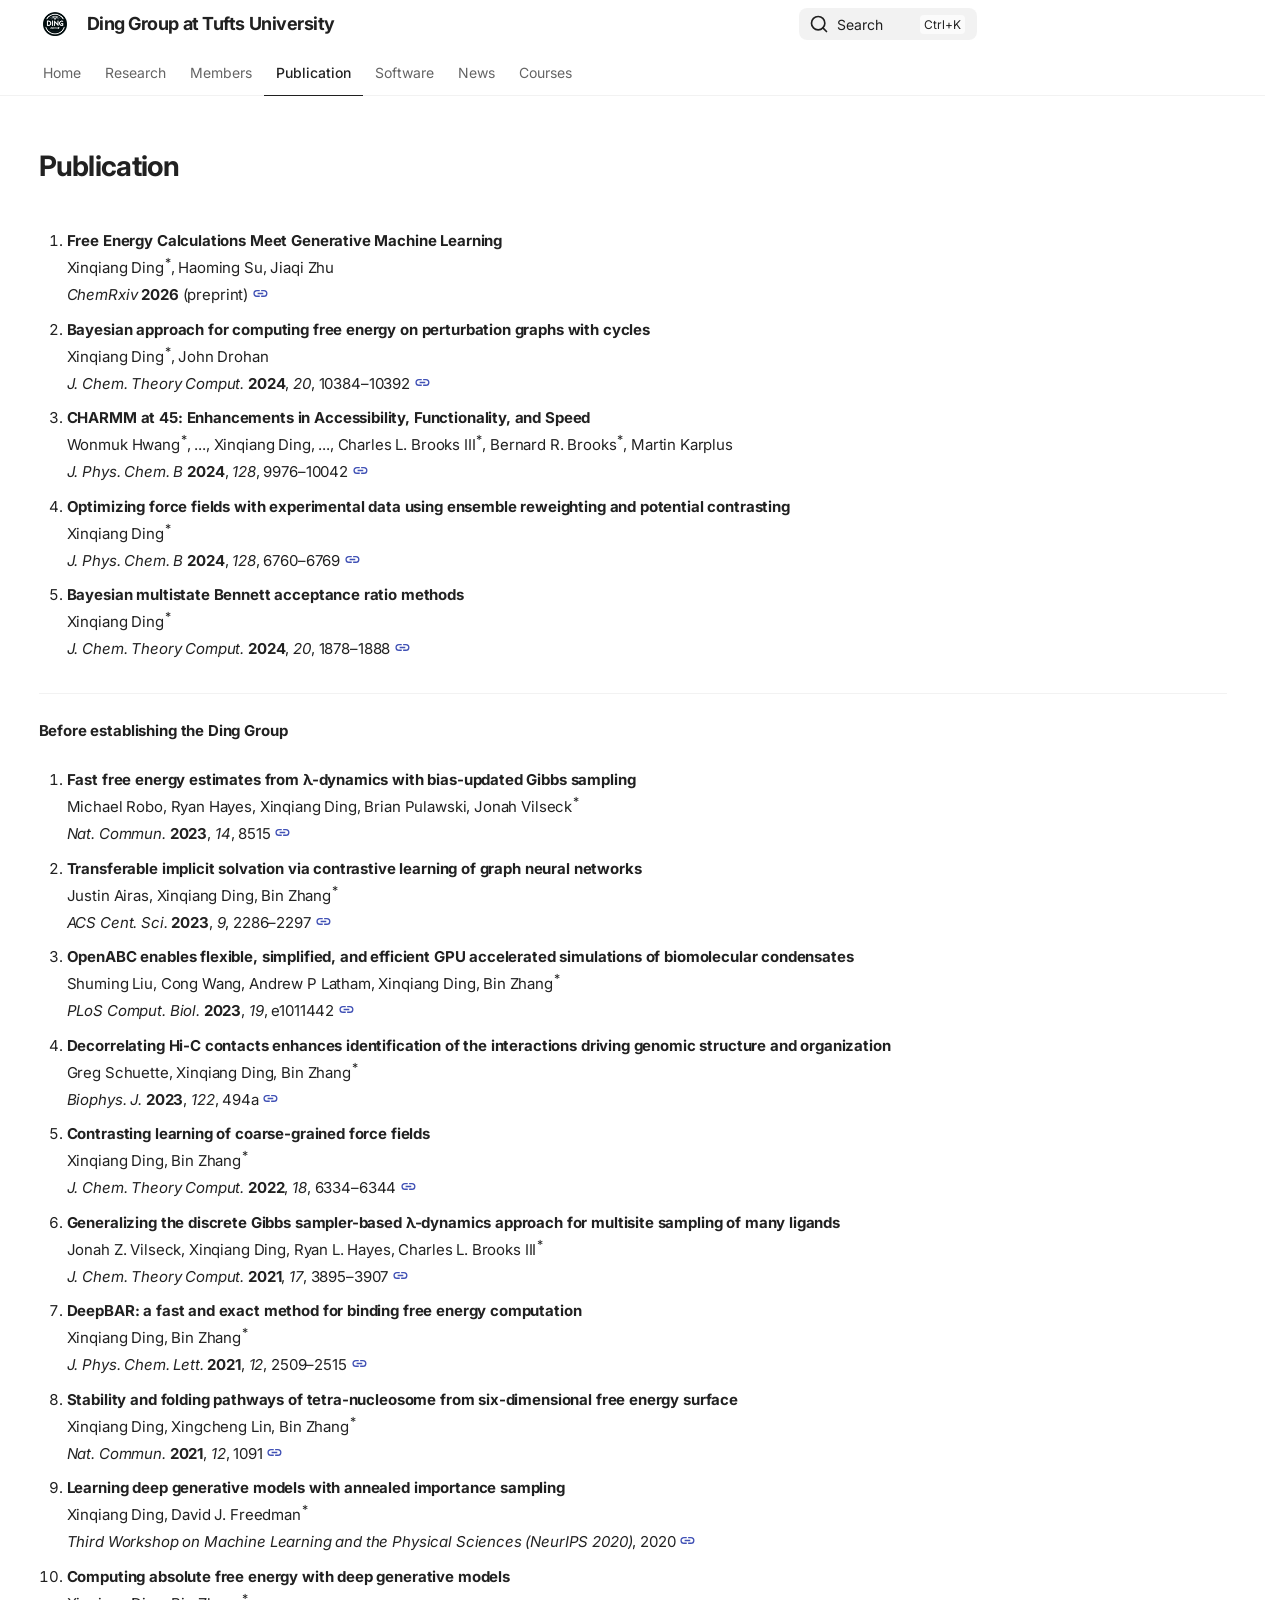
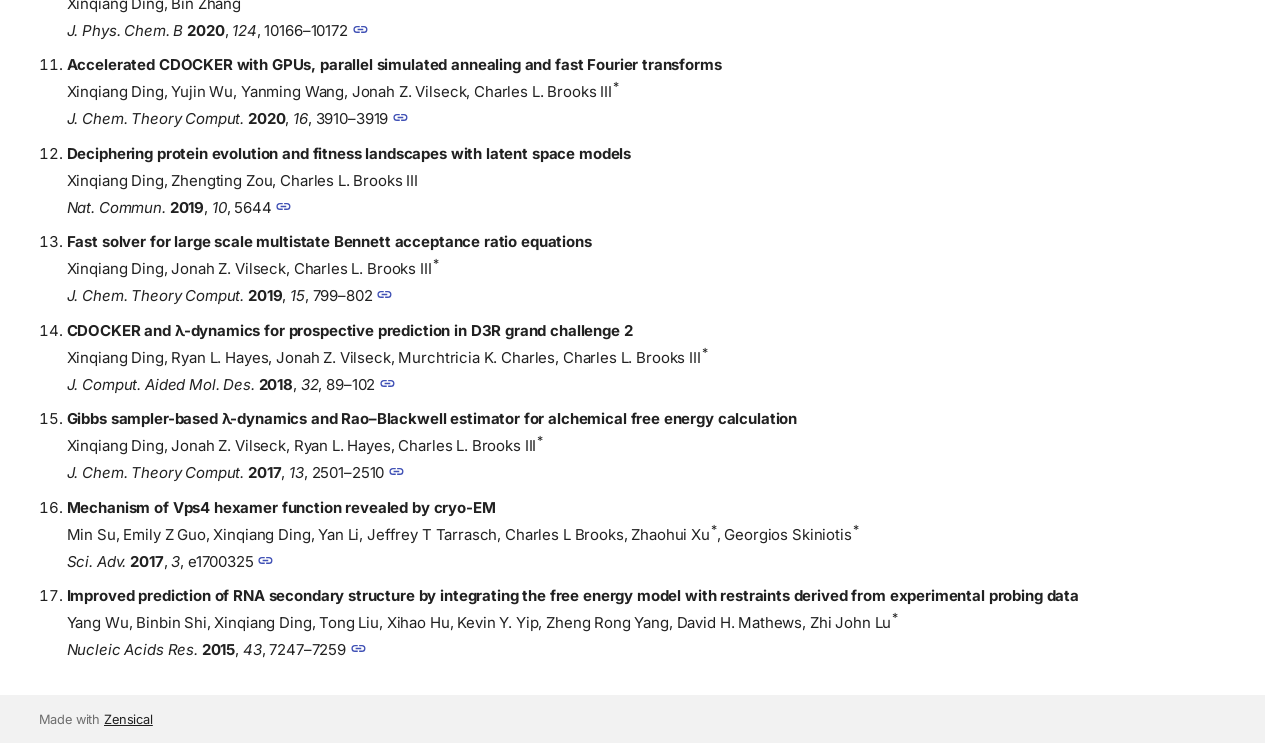
<file: publication/index.html>
<!doctype html>
<html lang="en" class="no-js">
  <head>
    
      <meta charset="utf-8">
      <meta name="viewport" content="width=device-width,initial-scale=1">
      
      
      
        <link rel="canonical" href="https://dinglab.io/publication/">
      
      
        <link rel="prev" href="../people/">
      
      
        <link rel="next" href="../software/">
      
      
        
      
      
      <link rel="icon" href="../assets/images/favicon.png">
      <meta name="generator" content="zensical-0.0.62">
    
    
      
        <title>Publication - Ding Group at Tufts University</title>
      
    
    
      
        
      
      <link rel="stylesheet" href="../assets/stylesheets/modern/main.ce62732f.min.css">
      
        
          
        
        <link rel="stylesheet" href="../assets/stylesheets/modern/palette.812a03bb.min.css">
      
      


    
    
      
    
    
      
        
        
        <link rel="preconnect" href="https://fonts.gstatic.com" crossorigin>
        <link rel="stylesheet" href="https://fonts.googleapis.com/css?family=Inter:300,300i,400,400i,500,500i,700,700i%7CJetBrains+Mono:400,400i,700,700i&amp;display=fallback">
        <style>:root{--md-text-font:"Inter";--md-code-font:"JetBrains Mono"}</style>
      
    
    
      <link rel="stylesheet" href="../stylesheets/extra.css">
    
    <script>__md_scope=new URL("..",location),__md_scope.pathname.endsWith("/")||(__md_scope=new URL(__md_scope.pathname+"/",location)),__md_hash=e=>[...e].reduce(((e,t)=>(e<<5)-e+t.charCodeAt(0)),0),__md_get=(e,t=localStorage,_=__md_scope)=>JSON.parse(t.getItem(_.pathname+"."+e)),__md_set=(e,t,_=localStorage,a=__md_scope)=>{try{_.setItem(a.pathname+"."+e,JSON.stringify(t))}catch(e){}},document.documentElement.setAttribute("data-platform",navigator.platform)</script>
    
      

    
    
  </head>
  
  
    
    
      
    
    
    
    
    <body dir="ltr" data-md-color-scheme="default" data-md-color-primary="indigo" data-md-color-accent="indigo">
  
    
    <input class="md-toggle" data-md-toggle="drawer" type="checkbox" id="__drawer" autocomplete="off">
    <input class="md-toggle" data-md-toggle="search" type="checkbox" id="__search" autocomplete="off">
    <label class="md-overlay" for="__drawer" aria-label="Navigation"></label>
    <div data-md-component="skip">
      
        <a href="#__skip" class="md-skip">
          Skip to content
        </a>
      
    </div>
    <div data-md-component="announce">
      
    </div>
    
    
      

<header class="md-header" data-md-component="header">
  <nav class="md-header__inner md-grid" aria-label="Header">
    <a href="./.." title="Ding Group at Tufts University" class="md-header__button md-logo" aria-label="Ding Group at Tufts University" data-md-component="logo">
      
  <img src="../_static/logo.png" alt="Ding Group at Tufts University">

    </a>
    <label class="md-header__button md-icon" for="__drawer" aria-label="Navigation">
      
      <svg xmlns="http://www.w3.org/2000/svg" fill="none" stroke="currentColor" stroke-linecap="round" stroke-linejoin="round" stroke-width="2" class="lucide lucide-menu" viewBox="0 0 24 24"><path d="M4 5h16M4 12h16M4 19h16"/></svg>
    </label>
    <div class="md-header__title" data-md-component="header-title">
      <div class="md-header__ellipsis">
        <div class="md-header__topic">
          <span class="md-ellipsis">
            Ding Group at Tufts University
          </span>
        </div>
        <div class="md-header__topic" data-md-component="header-topic">
          <span class="md-ellipsis">
            
              Publication
            
          </span>
        </div>
      </div>
    </div>
    
      
        <form class="md-header__option" data-md-component="palette">
  
    
    
    
    <input class="md-option" data-md-color-media="none" data-md-color-scheme="default" data-md-color-primary="indigo" data-md-color-accent="indigo"  aria-hidden="true"  type="radio" name="__palette" id="__palette_0">
    
  
</form>
      
    
    
      <script>var palette=__md_get("__palette");if(palette&&palette.color){if("(prefers-color-scheme)"===palette.color.media){var media=matchMedia("(prefers-color-scheme: light)"),input=document.querySelector(media.matches?"[data-md-color-media='(prefers-color-scheme: light)']":"[data-md-color-media='(prefers-color-scheme: dark)']");palette.color.media=input.getAttribute("data-md-color-media"),palette.color.scheme=input.getAttribute("data-md-color-scheme"),palette.color.primary=input.getAttribute("data-md-color-primary"),palette.color.accent=input.getAttribute("data-md-color-accent")}for(var[key,value]of Object.entries(palette.color))document.body.setAttribute("data-md-color-"+key,value)}</script>
    
    
    
      
      
        <label class="md-header__button md-icon" for="__search" aria-label="Search">
          
          <svg xmlns="http://www.w3.org/2000/svg" fill="none" stroke="currentColor" stroke-linecap="round" stroke-linejoin="round" stroke-width="2" class="lucide lucide-search" viewBox="0 0 24 24"><path d="m21 21-4.34-4.34"/><circle cx="11" cy="11" r="8"/></svg>
        </label>
        <div class="md-search" data-md-component="search" role="dialog" aria-label="Search">
  <button type="button" class="md-search__button">
    Search
  </button>
</div>
      
    
    <div class="md-header__source">
      
    </div>
  </nav>
  
</header>
    
    <div class="md-container" data-md-component="container">
      
      
        
          
            
<nav class="md-tabs" aria-label="Tabs" data-md-component="tabs">
  <div class="md-grid">
    <ul class="md-tabs__list">
      
        
  
  
  
  
    <li class="md-tabs__item">
      <a href="./.." class="md-tabs__link">
        
  
  Home

      </a>
    </li>
  

      
        
  
  
  
  
    <li class="md-tabs__item">
      <a href="../research/" class="md-tabs__link">
        
  
  Research

      </a>
    </li>
  

      
        
  
  
  
  
    <li class="md-tabs__item">
      <a href="../people/" class="md-tabs__link">
        
  
  Members

      </a>
    </li>
  

      
        
  
  
  
    
  
  
    <li class="md-tabs__item md-tabs__item--active">
      <a href="././" class="md-tabs__link">
        
  
  Publication

      </a>
    </li>
  

      
        
  
  
  
  
    <li class="md-tabs__item">
      <a href="../software/" class="md-tabs__link">
        
  
  Software

      </a>
    </li>
  

      
        
  
  
  
  
    <li class="md-tabs__item">
      <a href="../news/" class="md-tabs__link">
        
  
  News

      </a>
    </li>
  

      
        
  
  
  
  
    <li class="md-tabs__item">
      <a href="../courses/" class="md-tabs__link">
        
  
  Courses

      </a>
    </li>
  

      
    </ul>
  </div>
</nav>
          
        
      
      <main class="md-main" data-md-component="main">
        <div class="md-main__inner md-grid">
          
            
              
                
              
              <div class="md-sidebar md-sidebar--primary" data-md-component="sidebar" data-md-type="navigation" hidden>
                <div class="md-sidebar__scrollwrap">
                  <div class="md-sidebar__inner">
                    


  


<nav class="md-nav md-nav--primary md-nav--lifted" aria-label="Navigation" data-md-level="0">
  <label class="md-nav__title" for="__drawer">
    <a href="./.." title="Ding Group at Tufts University" class="md-nav__button md-logo" aria-label="Ding Group at Tufts University" data-md-component="logo">
      
  <img src="../_static/logo.png" alt="Ding Group at Tufts University">

    </a>
    Ding Group at Tufts University
  </label>
  
  <ul class="md-nav__list" data-md-scrollfix>
    
      
      
  
  
  
  
    <li class="md-nav__item">
      <a href="./.." class="md-nav__link">
        
  
  
  <span class="md-ellipsis">
    
  
  Home

    
  </span>
  
  

      </a>
    </li>
  

    
      
      
  
  
  
  
    <li class="md-nav__item">
      <a href="../research/" class="md-nav__link">
        
  
  
  <span class="md-ellipsis">
    
  
  Research

    
  </span>
  
  

      </a>
    </li>
  

    
      
      
  
  
  
  
    <li class="md-nav__item">
      <a href="../people/" class="md-nav__link">
        
  
  
  <span class="md-ellipsis">
    
  
  Members

    
  </span>
  
  

      </a>
    </li>
  

    
      
      
  
  
    
  
  
  
    <li class="md-nav__item md-nav__item--active">
      
      
      
      
      
      <a href="././" class="md-nav__link md-nav__link--active">
        
  
  
  <span class="md-ellipsis">
    
  
  Publication

    
  </span>
  
  

      </a>
      
    </li>
  

    
      
      
  
  
  
  
    <li class="md-nav__item">
      <a href="../software/" class="md-nav__link">
        
  
  
  <span class="md-ellipsis">
    
  
  Software

    
  </span>
  
  

      </a>
    </li>
  

    
      
      
  
  
  
  
    <li class="md-nav__item">
      <a href="../news/" class="md-nav__link">
        
  
  
  <span class="md-ellipsis">
    
  
  News

    
  </span>
  
  

      </a>
    </li>
  

    
      
      
  
  
  
  
    <li class="md-nav__item">
      <a href="../courses/" class="md-nav__link">
        
  
  
  <span class="md-ellipsis">
    
  
  Courses

    
  </span>
  
  

      </a>
    </li>
  

    
  </ul>
</nav>
                  </div>
                </div>
              </div>
            
            
              
                
              
              <div class="md-sidebar md-sidebar--secondary" data-md-component="sidebar" data-md-type="toc" hidden>
                <div class="md-sidebar__scrollwrap">
                  
                    
                    
                    
                    
                  
                  <div class="md-sidebar__inner">
                    


<nav class="md-nav md-nav--secondary" aria-label="On this page">
  
  
  
  
</nav>
                  </div>
                </div>
              </div>
            
          
          
            <div class="md-content" data-md-component="content">
              
              <article class="md-content__inner md-typeset">
                
                  

  <h1 id="__skip">Publication</h1>

<ol>
<li>
<p><strong>Free Energy Calculations Meet Generative Machine Learning</strong><br />
Xinqiang Ding<sup>*</sup>, Haoming Su, Jiaqi Zhu<br />
<em>ChemRxiv</em> <strong>2026</strong> (preprint)
<a href="https://doi.org/10.26434/chemrxiv.15004549/v1"><span class="twemoji"><svg xmlns="http://www.w3.org/2000/svg" viewBox="0 0 24 24"><path d="M3.9 12c0-1.71 1.39-3.1 3.1-3.1h4V7H7a5 5 0 0 0-5 5 5 5 0 0 0 5 5h4v-1.9H7c-1.71 0-3.1-1.39-3.1-3.1M8 13h8v-2H8zm9-6h-4v1.9h4c1.71 0 3.1 1.39 3.1 3.1s-1.39 3.1-3.1 3.1h-4V17h4a5 5 0 0 0 5-5 5 5 0 0 0-5-5"/></svg></span></a></p>
</li>
<li>
<p><strong>Bayesian approach for computing free energy on perturbation graphs with cycles</strong> <br />
Xinqiang Ding<sup>*</sup>, John Drohan<br />
<em>J. Chem. Theory Comput.</em> <strong>2024</strong>, <em>20</em>, 10384–10392
<a href="https://pubs.acs.org/doi/full/10.1021/acs.jctc.4c00948"><span class="twemoji"><svg xmlns="http://www.w3.org/2000/svg" viewBox="0 0 24 24"><path d="M3.9 12c0-1.71 1.39-3.1 3.1-3.1h4V7H7a5 5 0 0 0-5 5 5 5 0 0 0 5 5h4v-1.9H7c-1.71 0-3.1-1.39-3.1-3.1M8 13h8v-2H8zm9-6h-4v1.9h4c1.71 0 3.1 1.39 3.1 3.1s-1.39 3.1-3.1 3.1h-4V17h4a5 5 0 0 0 5-5 5 5 0 0 0-5-5"/></svg></span></a></p>
</li>
<li>
<p><strong>CHARMM at 45: Enhancements in Accessibility, Functionality, and Speed</strong><br />
Wonmuk Hwang<sup>*</sup>, ..., Xinqiang Ding, ..., Charles L. Brooks III<sup>*</sup>, Bernard R. Brooks<sup>*</sup>, Martin Karplus<br />
<em>J. Phys. Chem. B</em> <strong>2024</strong>, <em>128</em>, 9976–10042
<a href="https://pubs.acs.org/doi/full/10.1021/acs.jpcb.4c04100"><span class="twemoji"><svg xmlns="http://www.w3.org/2000/svg" viewBox="0 0 24 24"><path d="M3.9 12c0-1.71 1.39-3.1 3.1-3.1h4V7H7a5 5 0 0 0-5 5 5 5 0 0 0 5 5h4v-1.9H7c-1.71 0-3.1-1.39-3.1-3.1M8 13h8v-2H8zm9-6h-4v1.9h4c1.71 0 3.1 1.39 3.1 3.1s-1.39 3.1-3.1 3.1h-4V17h4a5 5 0 0 0 5-5 5 5 0 0 0-5-5"/></svg></span></a></p>
</li>
<li>
<p><strong>Optimizing force fields with experimental data using ensemble reweighting and potential contrasting</strong><br />
Xinqiang Ding<sup>*</sup> <br />
<em>J. Phys. Chem. B</em> <strong>2024</strong>, <em>128</em>, 6760–6769
<a href="https://pubs.acs.org/doi/10.1021/acs.jpcb.4c02147"><span class="twemoji"><svg xmlns="http://www.w3.org/2000/svg" viewBox="0 0 24 24"><path d="M3.9 12c0-1.71 1.39-3.1 3.1-3.1h4V7H7a5 5 0 0 0-5 5 5 5 0 0 0 5 5h4v-1.9H7c-1.71 0-3.1-1.39-3.1-3.1M8 13h8v-2H8zm9-6h-4v1.9h4c1.71 0 3.1 1.39 3.1 3.1s-1.39 3.1-3.1 3.1h-4V17h4a5 5 0 0 0 5-5 5 5 0 0 0-5-5"/></svg></span></a></p>
</li>
<li>
<p><strong>Bayesian multistate Bennett acceptance ratio methods</strong><br />
Xinqiang Ding<sup>*</sup><br />
<em>J. Chem. Theory Comput.</em> <strong>2024</strong>, <em>20</em>, 1878–1888
<a href="https://pubs.acs.org/doi/10.1021/acs.jctc.3c01212"><span class="twemoji"><svg xmlns="http://www.w3.org/2000/svg" viewBox="0 0 24 24"><path d="M3.9 12c0-1.71 1.39-3.1 3.1-3.1h4V7H7a5 5 0 0 0-5 5 5 5 0 0 0 5 5h4v-1.9H7c-1.71 0-3.1-1.39-3.1-3.1M8 13h8v-2H8zm9-6h-4v1.9h4c1.71 0 3.1 1.39 3.1 3.1s-1.39 3.1-3.1 3.1h-4V17h4a5 5 0 0 0 5-5 5 5 0 0 0-5-5"/></svg></span></a></p>
</li>
</ol>
<hr />
<p><strong>Before establishing the Ding Group</strong></p>
<ol>
<li>
<p><strong>Fast free energy estimates from λ-dynamics with bias-updated Gibbs sampling</strong><br />
Michael Robo, Ryan Hayes, Xinqiang Ding, Brian Pulawski, Jonah Vilseck<sup>*</sup><br />
<em>Nat. Commun.</em> <strong>2023</strong>, <em>14</em>, 8515
<a href="https://www.nature.com/articles/s41467-023-44208-9"><span class="twemoji"><svg xmlns="http://www.w3.org/2000/svg" viewBox="0 0 24 24"><path d="M3.9 12c0-1.71 1.39-3.1 3.1-3.1h4V7H7a5 5 0 0 0-5 5 5 5 0 0 0 5 5h4v-1.9H7c-1.71 0-3.1-1.39-3.1-3.1M8 13h8v-2H8zm9-6h-4v1.9h4c1.71 0 3.1 1.39 3.1 3.1s-1.39 3.1-3.1 3.1h-4V17h4a5 5 0 0 0 5-5 5 5 0 0 0-5-5"/></svg></span></a></p>
</li>
<li>
<p><strong>Transferable implicit solvation via contrastive learning of graph neural networks</strong><br />
Justin Airas, Xinqiang Ding, Bin Zhang<sup>*</sup><br />
<em>ACS Cent. Sci.</em> <strong>2023</strong>, <em>9</em>, 2286–2297
<a href="https://pubs.acs.org/doi/10.1021/acscentsci.3c01160"><span class="twemoji"><svg xmlns="http://www.w3.org/2000/svg" viewBox="0 0 24 24"><path d="M3.9 12c0-1.71 1.39-3.1 3.1-3.1h4V7H7a5 5 0 0 0-5 5 5 5 0 0 0 5 5h4v-1.9H7c-1.71 0-3.1-1.39-3.1-3.1M8 13h8v-2H8zm9-6h-4v1.9h4c1.71 0 3.1 1.39 3.1 3.1s-1.39 3.1-3.1 3.1h-4V17h4a5 5 0 0 0 5-5 5 5 0 0 0-5-5"/></svg></span></a></p>
</li>
<li>
<p><strong>OpenABC enables flexible, simplified, and efficient GPU accelerated simulations of biomolecular condensates</strong><br />
Shuming Liu, Cong Wang, Andrew P Latham, Xinqiang Ding, Bin Zhang<sup>*</sup><br />
<em>PLoS Comput. Biol.</em> <strong>2023</strong>, <em>19</em>, e1011442
<a href="https://journals.plos.org/ploscompbiol/article?id=10.1371/journal.pcbi.1011442"><span class="twemoji"><svg xmlns="http://www.w3.org/2000/svg" viewBox="0 0 24 24"><path d="M3.9 12c0-1.71 1.39-3.1 3.1-3.1h4V7H7a5 5 0 0 0-5 5 5 5 0 0 0 5 5h4v-1.9H7c-1.71 0-3.1-1.39-3.1-3.1M8 13h8v-2H8zm9-6h-4v1.9h4c1.71 0 3.1 1.39 3.1 3.1s-1.39 3.1-3.1 3.1h-4V17h4a5 5 0 0 0 5-5 5 5 0 0 0-5-5"/></svg></span></a></p>
</li>
<li>
<p><strong>Decorrelating Hi-C contacts enhances identification of the interactions driving genomic structure and organization</strong><br />
Greg Schuette, Xinqiang Ding, Bin Zhang<sup>*</sup><br />
<em>Biophys. J.</em> <strong>2023</strong>, <em>122</em>, 494a
<a href="https://doi.org/10.1016/j.bpj.2022.11.2638"><span class="twemoji"><svg xmlns="http://www.w3.org/2000/svg" viewBox="0 0 24 24"><path d="M3.9 12c0-1.71 1.39-3.1 3.1-3.1h4V7H7a5 5 0 0 0-5 5 5 5 0 0 0 5 5h4v-1.9H7c-1.71 0-3.1-1.39-3.1-3.1M8 13h8v-2H8zm9-6h-4v1.9h4c1.71 0 3.1 1.39 3.1 3.1s-1.39 3.1-3.1 3.1h-4V17h4a5 5 0 0 0 5-5 5 5 0 0 0-5-5"/></svg></span></a></p>
</li>
<li>
<p><strong>Contrasting learning of coarse-grained force fields</strong><br />
Xinqiang Ding, Bin Zhang<sup>*</sup><br />
<em>J. Chem. Theory Comput.</em> <strong>2022</strong>, <em>18</em>, 6334–6344
<a href="https://doi.org/10.1021/acs.jctc.2c00616"><span class="twemoji"><svg xmlns="http://www.w3.org/2000/svg" viewBox="0 0 24 24"><path d="M3.9 12c0-1.71 1.39-3.1 3.1-3.1h4V7H7a5 5 0 0 0-5 5 5 5 0 0 0 5 5h4v-1.9H7c-1.71 0-3.1-1.39-3.1-3.1M8 13h8v-2H8zm9-6h-4v1.9h4c1.71 0 3.1 1.39 3.1 3.1s-1.39 3.1-3.1 3.1h-4V17h4a5 5 0 0 0 5-5 5 5 0 0 0-5-5"/></svg></span></a></p>
</li>
<li>
<p><strong>Generalizing the discrete Gibbs sampler-based λ-dynamics approach for multisite sampling of many ligands</strong><br />
Jonah Z. Vilseck, Xinqiang Ding, Ryan L. Hayes, Charles L. Brooks III<sup>*</sup><br />
<em>J. Chem. Theory Comput.</em> <strong>2021</strong>, <em>17</em>, 3895–3907
<a href="https://doi.org/10.1021/acs.jctc.1c00176"><span class="twemoji"><svg xmlns="http://www.w3.org/2000/svg" viewBox="0 0 24 24"><path d="M3.9 12c0-1.71 1.39-3.1 3.1-3.1h4V7H7a5 5 0 0 0-5 5 5 5 0 0 0 5 5h4v-1.9H7c-1.71 0-3.1-1.39-3.1-3.1M8 13h8v-2H8zm9-6h-4v1.9h4c1.71 0 3.1 1.39 3.1 3.1s-1.39 3.1-3.1 3.1h-4V17h4a5 5 0 0 0 5-5 5 5 0 0 0-5-5"/></svg></span></a></p>
</li>
<li>
<p><strong>DeepBAR: a fast and exact method for binding free energy computation</strong><br />
Xinqiang Ding, Bin Zhang<sup>*</sup><br />
<em>J. Phys. Chem. Lett.</em> <strong>2021</strong>, <em>12</em>, 2509–2515
<a href="https://doi.org/10.1021/acs.jpclett.1c00189"><span class="twemoji"><svg xmlns="http://www.w3.org/2000/svg" viewBox="0 0 24 24"><path d="M3.9 12c0-1.71 1.39-3.1 3.1-3.1h4V7H7a5 5 0 0 0-5 5 5 5 0 0 0 5 5h4v-1.9H7c-1.71 0-3.1-1.39-3.1-3.1M8 13h8v-2H8zm9-6h-4v1.9h4c1.71 0 3.1 1.39 3.1 3.1s-1.39 3.1-3.1 3.1h-4V17h4a5 5 0 0 0 5-5 5 5 0 0 0-5-5"/></svg></span></a></p>
</li>
<li>
<p><strong>Stability and folding pathways of tetra-nucleosome from six-dimensional free energy surface</strong><br />
Xinqiang Ding, Xingcheng Lin, Bin Zhang<sup>*</sup><br />
<em>Nat. Commun.</em> <strong>2021</strong>, <em>12</em>, 1091
<a href="https://doi.org/10.1038/s41467-021-21377-z"><span class="twemoji"><svg xmlns="http://www.w3.org/2000/svg" viewBox="0 0 24 24"><path d="M3.9 12c0-1.71 1.39-3.1 3.1-3.1h4V7H7a5 5 0 0 0-5 5 5 5 0 0 0 5 5h4v-1.9H7c-1.71 0-3.1-1.39-3.1-3.1M8 13h8v-2H8zm9-6h-4v1.9h4c1.71 0 3.1 1.39 3.1 3.1s-1.39 3.1-3.1 3.1h-4V17h4a5 5 0 0 0 5-5 5 5 0 0 0-5-5"/></svg></span></a></p>
</li>
<li>
<p><strong>Learning deep generative models with annealed importance sampling</strong><br />
Xinqiang Ding, David J. Freedman<sup>*</sup><br />
<em>Third Workshop on Machine Learning and the Physical Sciences (NeurIPS 2020)</em>, 2020
<a href="https://arxiv.org/abs/1906.04904"><span class="twemoji"><svg xmlns="http://www.w3.org/2000/svg" viewBox="0 0 24 24"><path d="M3.9 12c0-1.71 1.39-3.1 3.1-3.1h4V7H7a5 5 0 0 0-5 5 5 5 0 0 0 5 5h4v-1.9H7c-1.71 0-3.1-1.39-3.1-3.1M8 13h8v-2H8zm9-6h-4v1.9h4c1.71 0 3.1 1.39 3.1 3.1s-1.39 3.1-3.1 3.1h-4V17h4a5 5 0 0 0 5-5 5 5 0 0 0-5-5"/></svg></span></a></p>
</li>
<li>
<p><strong>Computing absolute free energy with deep generative models</strong><br />
Xinqiang Ding, Bin Zhang<sup>*</sup><br />
<em>J. Phys. Chem. B</em> <strong>2020</strong>, <em>124</em>, 10166–10172
<a href="https://doi.org/10.1021/acs.jpcb.0c08645"><span class="twemoji"><svg xmlns="http://www.w3.org/2000/svg" viewBox="0 0 24 24"><path d="M3.9 12c0-1.71 1.39-3.1 3.1-3.1h4V7H7a5 5 0 0 0-5 5 5 5 0 0 0 5 5h4v-1.9H7c-1.71 0-3.1-1.39-3.1-3.1M8 13h8v-2H8zm9-6h-4v1.9h4c1.71 0 3.1 1.39 3.1 3.1s-1.39 3.1-3.1 3.1h-4V17h4a5 5 0 0 0 5-5 5 5 0 0 0-5-5"/></svg></span></a></p>
</li>
<li>
<p><strong>Accelerated CDOCKER with GPUs, parallel simulated annealing and fast Fourier transforms</strong><br />
Xinqiang Ding, Yujin Wu, Yanming Wang, Jonah Z. Vilseck, Charles L. Brooks III<sup>*</sup><br />
<em>J. Chem. Theory Comput.</em> <strong>2020</strong>, <em>16</em>, 3910–3919
<a href="https://doi.org/10.1021/acs.jctc.0c00145"><span class="twemoji"><svg xmlns="http://www.w3.org/2000/svg" viewBox="0 0 24 24"><path d="M3.9 12c0-1.71 1.39-3.1 3.1-3.1h4V7H7a5 5 0 0 0-5 5 5 5 0 0 0 5 5h4v-1.9H7c-1.71 0-3.1-1.39-3.1-3.1M8 13h8v-2H8zm9-6h-4v1.9h4c1.71 0 3.1 1.39 3.1 3.1s-1.39 3.1-3.1 3.1h-4V17h4a5 5 0 0 0 5-5 5 5 0 0 0-5-5"/></svg></span></a></p>
</li>
<li>
<p><strong>Deciphering protein evolution and fitness landscapes with latent space models</strong><br />
Xinqiang Ding, Zhengting Zou, Charles L. Brooks III<br />
<em>Nat. Commun.</em> <strong>2019</strong>, <em>10</em>, 5644
<a href="https://doi.org/10.1038/s41467-019-13633-0"><span class="twemoji"><svg xmlns="http://www.w3.org/2000/svg" viewBox="0 0 24 24"><path d="M3.9 12c0-1.71 1.39-3.1 3.1-3.1h4V7H7a5 5 0 0 0-5 5 5 5 0 0 0 5 5h4v-1.9H7c-1.71 0-3.1-1.39-3.1-3.1M8 13h8v-2H8zm9-6h-4v1.9h4c1.71 0 3.1 1.39 3.1 3.1s-1.39 3.1-3.1 3.1h-4V17h4a5 5 0 0 0 5-5 5 5 0 0 0-5-5"/></svg></span></a></p>
</li>
<li>
<p><strong>Fast solver for large scale multistate Bennett acceptance ratio equations</strong><br />
Xinqiang Ding, Jonah Z. Vilseck, Charles L. Brooks III<sup>*</sup><br />
<em>J. Chem. Theory Comput.</em> <strong>2019</strong>, <em>15</em>, 799–802
<a href="https://doi.org/10.1021/acs.jctc.8b01010"><span class="twemoji"><svg xmlns="http://www.w3.org/2000/svg" viewBox="0 0 24 24"><path d="M3.9 12c0-1.71 1.39-3.1 3.1-3.1h4V7H7a5 5 0 0 0-5 5 5 5 0 0 0 5 5h4v-1.9H7c-1.71 0-3.1-1.39-3.1-3.1M8 13h8v-2H8zm9-6h-4v1.9h4c1.71 0 3.1 1.39 3.1 3.1s-1.39 3.1-3.1 3.1h-4V17h4a5 5 0 0 0 5-5 5 5 0 0 0-5-5"/></svg></span></a></p>
</li>
<li>
<p><strong>CDOCKER and λ-dynamics for prospective prediction in D3R grand challenge 2</strong><br />
Xinqiang Ding, Ryan L. Hayes, Jonah Z. Vilseck, Murchtricia K. Charles, Charles L. Brooks III<sup>*</sup><br />
<em>J. Comput. Aided Mol. Des.</em> <strong>2018</strong>, <em>32</em>, 89–102
<a href="https://doi.org/10.1007/s10822-017-0050-5"><span class="twemoji"><svg xmlns="http://www.w3.org/2000/svg" viewBox="0 0 24 24"><path d="M3.9 12c0-1.71 1.39-3.1 3.1-3.1h4V7H7a5 5 0 0 0-5 5 5 5 0 0 0 5 5h4v-1.9H7c-1.71 0-3.1-1.39-3.1-3.1M8 13h8v-2H8zm9-6h-4v1.9h4c1.71 0 3.1 1.39 3.1 3.1s-1.39 3.1-3.1 3.1h-4V17h4a5 5 0 0 0 5-5 5 5 0 0 0-5-5"/></svg></span></a></p>
</li>
<li>
<p><strong>Gibbs sampler-based λ-dynamics and Rao–Blackwell estimator for alchemical free energy calculation</strong><br />
Xinqiang Ding, Jonah Z. Vilseck, Ryan L. Hayes, Charles L. Brooks III<sup>*</sup><br />
<em>J. Chem. Theory Comput.</em> <strong>2017</strong>, <em>13</em>, 2501–2510
<a href="https://doi.org/10.1021/acs.jctc.7b00204"><span class="twemoji"><svg xmlns="http://www.w3.org/2000/svg" viewBox="0 0 24 24"><path d="M3.9 12c0-1.71 1.39-3.1 3.1-3.1h4V7H7a5 5 0 0 0-5 5 5 5 0 0 0 5 5h4v-1.9H7c-1.71 0-3.1-1.39-3.1-3.1M8 13h8v-2H8zm9-6h-4v1.9h4c1.71 0 3.1 1.39 3.1 3.1s-1.39 3.1-3.1 3.1h-4V17h4a5 5 0 0 0 5-5 5 5 0 0 0-5-5"/></svg></span></a></p>
</li>
<li>
<p><strong>Mechanism of Vps4 hexamer function revealed by cryo-EM</strong><br />
Min Su, Emily Z Guo, Xinqiang Ding, Yan Li, Jeffrey T Tarrasch, Charles L Brooks, Zhaohui Xu<sup>*</sup>, Georgios Skiniotis<sup>*</sup><br />
<em>Sci. Adv.</em> <strong>2017</strong>, <em>3</em>, e1700325
<a href="https://doi.org/10.1126/sciadv.1700325"><span class="twemoji"><svg xmlns="http://www.w3.org/2000/svg" viewBox="0 0 24 24"><path d="M3.9 12c0-1.71 1.39-3.1 3.1-3.1h4V7H7a5 5 0 0 0-5 5 5 5 0 0 0 5 5h4v-1.9H7c-1.71 0-3.1-1.39-3.1-3.1M8 13h8v-2H8zm9-6h-4v1.9h4c1.71 0 3.1 1.39 3.1 3.1s-1.39 3.1-3.1 3.1h-4V17h4a5 5 0 0 0 5-5 5 5 0 0 0-5-5"/></svg></span></a></p>
</li>
<li>
<p><strong>Improved prediction of RNA secondary structure by integrating the free energy model with restraints derived from experimental probing data</strong><br />
Yang Wu, Binbin Shi, Xinqiang Ding, Tong Liu, Xihao Hu, Kevin Y. Yip, Zheng Rong Yang, David H. Mathews, Zhi John Lu<sup>*</sup><br />
<em>Nucleic Acids Res.</em> <strong>2015</strong>, <em>43</em>, 7247–7259
<a href="https://doi.org/10.1093/nar/gkv706"><span class="twemoji"><svg xmlns="http://www.w3.org/2000/svg" viewBox="0 0 24 24"><path d="M3.9 12c0-1.71 1.39-3.1 3.1-3.1h4V7H7a5 5 0 0 0-5 5 5 5 0 0 0 5 5h4v-1.9H7c-1.71 0-3.1-1.39-3.1-3.1M8 13h8v-2H8zm9-6h-4v1.9h4c1.71 0 3.1 1.39 3.1 3.1s-1.39 3.1-3.1 3.1h-4V17h4a5 5 0 0 0 5-5 5 5 0 0 0-5-5"/></svg></span></a></p>
</li>
</ol>

  









  
  




  



                
              </article>
            </div>
          
          
<script>var target=document.getElementById(location.hash.slice(1));target&&target.name&&(target.checked=target.name.startsWith("__tabbed_"))</script>
        </div>
        
      </main>
      
        <footer class="md-footer">
  
  <div class="md-footer-meta md-typeset">
    <div class="md-footer-meta__inner md-grid">
      <div class="md-copyright">
  
  
    Made with
    <a href="https://zensical.org/" target="_blank" rel="noopener">
      Zensical
    </a>
  
</div>
      
    </div>
  </div>
</footer>
      
    </div>
    <div class="md-dialog" data-md-component="dialog">
      <div class="md-dialog__inner md-typeset"></div>
    </div>
    
    
    
      
      
      
      
        
        
      <script id="__config" type="application/json">{"annotate":null,"base":"..","features":["navigation.tabs"],"redirect":null,"search":"../assets/javascripts/workers/search.7d14d953.min.js","tags":null,"translations":{"clipboard.copied":"Copied to clipboard","clipboard.copy":"Copy to clipboard","search.result.more.one":"1 more on this page","search.result.more.other":"# more on this page","search.result.none":"No matching documents","search.result.one":"1 matching document","search.result.other":"# matching documents","search.result.placeholder":"Type to start searching","search.result.term.missing":"Missing","select.version":"Select version"},"version":null}</script>
    
    
      <script src="../assets/javascripts/bundle.8dcc8e9c.min.js"></script>
      
    
  </body>
</html>
</file>
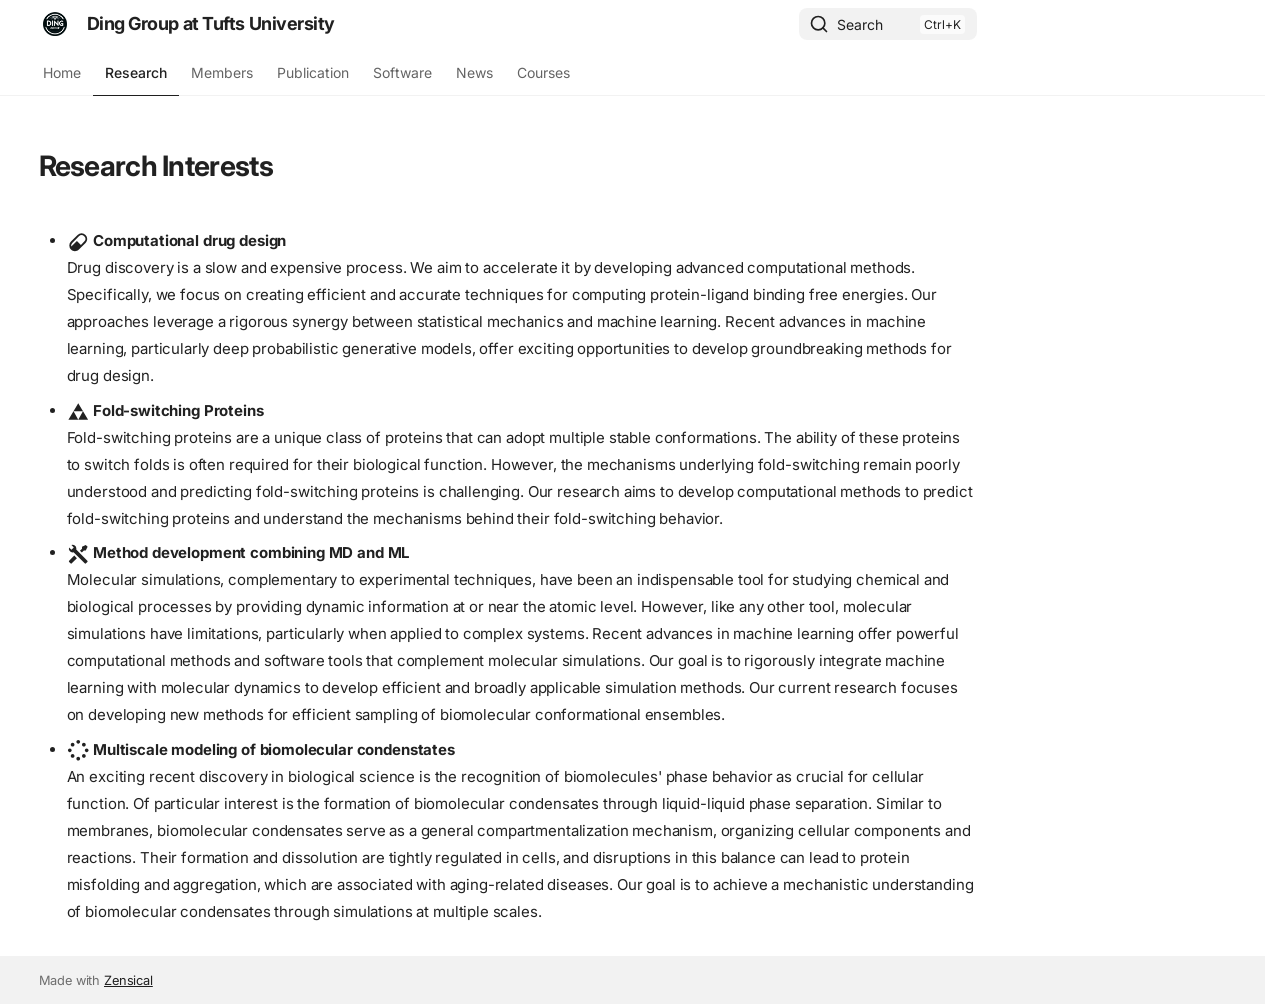
<file: research/index.html>
<!doctype html>
<html lang="en" class="no-js">
  <head>
    
      <meta charset="utf-8">
      <meta name="viewport" content="width=device-width,initial-scale=1">
      
      
      
        <link rel="canonical" href="https://dinglab.io/research/">
      
      
        <link rel="prev" href="./..">
      
      
        <link rel="next" href="../people/">
      
      
        
      
      
      <link rel="icon" href="../assets/images/favicon.png">
      <meta name="generator" content="zensical-0.0.62">
    
    
      
        <title>Research - Ding Group at Tufts University</title>
      
    
    
      
        
      
      <link rel="stylesheet" href="../assets/stylesheets/modern/main.ce62732f.min.css">
      
        
          
        
        <link rel="stylesheet" href="../assets/stylesheets/modern/palette.812a03bb.min.css">
      
      


    
    
      
    
    
      
        
        
        <link rel="preconnect" href="https://fonts.gstatic.com" crossorigin>
        <link rel="stylesheet" href="https://fonts.googleapis.com/css?family=Inter:300,300i,400,400i,500,500i,700,700i%7CJetBrains+Mono:400,400i,700,700i&amp;display=fallback">
        <style>:root{--md-text-font:"Inter";--md-code-font:"JetBrains Mono"}</style>
      
    
    
      <link rel="stylesheet" href="../stylesheets/extra.css">
    
    <script>__md_scope=new URL("..",location),__md_scope.pathname.endsWith("/")||(__md_scope=new URL(__md_scope.pathname+"/",location)),__md_hash=e=>[...e].reduce(((e,t)=>(e<<5)-e+t.charCodeAt(0)),0),__md_get=(e,t=localStorage,_=__md_scope)=>JSON.parse(t.getItem(_.pathname+"."+e)),__md_set=(e,t,_=localStorage,a=__md_scope)=>{try{_.setItem(a.pathname+"."+e,JSON.stringify(t))}catch(e){}},document.documentElement.setAttribute("data-platform",navigator.platform)</script>
    
      

    
    
  </head>
  
  
    
    
      
    
    
    
    
    <body dir="ltr" data-md-color-scheme="default" data-md-color-primary="indigo" data-md-color-accent="indigo">
  
    
    <input class="md-toggle" data-md-toggle="drawer" type="checkbox" id="__drawer" autocomplete="off">
    <input class="md-toggle" data-md-toggle="search" type="checkbox" id="__search" autocomplete="off">
    <label class="md-overlay" for="__drawer" aria-label="Navigation"></label>
    <div data-md-component="skip">
      
        
        <a href="#research-interests" class="md-skip">
          Skip to content
        </a>
      
    </div>
    <div data-md-component="announce">
      
    </div>
    
    
      

<header class="md-header" data-md-component="header">
  <nav class="md-header__inner md-grid" aria-label="Header">
    <a href="./.." title="Ding Group at Tufts University" class="md-header__button md-logo" aria-label="Ding Group at Tufts University" data-md-component="logo">
      
  <img src="../_static/logo.png" alt="Ding Group at Tufts University">

    </a>
    <label class="md-header__button md-icon" for="__drawer" aria-label="Navigation">
      
      <svg xmlns="http://www.w3.org/2000/svg" fill="none" stroke="currentColor" stroke-linecap="round" stroke-linejoin="round" stroke-width="2" class="lucide lucide-menu" viewBox="0 0 24 24"><path d="M4 5h16M4 12h16M4 19h16"/></svg>
    </label>
    <div class="md-header__title" data-md-component="header-title">
      <div class="md-header__ellipsis">
        <div class="md-header__topic">
          <span class="md-ellipsis">
            Ding Group at Tufts University
          </span>
        </div>
        <div class="md-header__topic" data-md-component="header-topic">
          <span class="md-ellipsis">
            
              Research
            
          </span>
        </div>
      </div>
    </div>
    
      
        <form class="md-header__option" data-md-component="palette">
  
    
    
    
    <input class="md-option" data-md-color-media="none" data-md-color-scheme="default" data-md-color-primary="indigo" data-md-color-accent="indigo"  aria-hidden="true"  type="radio" name="__palette" id="__palette_0">
    
  
</form>
      
    
    
      <script>var palette=__md_get("__palette");if(palette&&palette.color){if("(prefers-color-scheme)"===palette.color.media){var media=matchMedia("(prefers-color-scheme: light)"),input=document.querySelector(media.matches?"[data-md-color-media='(prefers-color-scheme: light)']":"[data-md-color-media='(prefers-color-scheme: dark)']");palette.color.media=input.getAttribute("data-md-color-media"),palette.color.scheme=input.getAttribute("data-md-color-scheme"),palette.color.primary=input.getAttribute("data-md-color-primary"),palette.color.accent=input.getAttribute("data-md-color-accent")}for(var[key,value]of Object.entries(palette.color))document.body.setAttribute("data-md-color-"+key,value)}</script>
    
    
    
      
      
        <label class="md-header__button md-icon" for="__search" aria-label="Search">
          
          <svg xmlns="http://www.w3.org/2000/svg" fill="none" stroke="currentColor" stroke-linecap="round" stroke-linejoin="round" stroke-width="2" class="lucide lucide-search" viewBox="0 0 24 24"><path d="m21 21-4.34-4.34"/><circle cx="11" cy="11" r="8"/></svg>
        </label>
        <div class="md-search" data-md-component="search" role="dialog" aria-label="Search">
  <button type="button" class="md-search__button">
    Search
  </button>
</div>
      
    
    <div class="md-header__source">
      
    </div>
  </nav>
  
</header>
    
    <div class="md-container" data-md-component="container">
      
      
        
          
            
<nav class="md-tabs" aria-label="Tabs" data-md-component="tabs">
  <div class="md-grid">
    <ul class="md-tabs__list">
      
        
  
  
  
  
    <li class="md-tabs__item">
      <a href="./.." class="md-tabs__link">
        
  
  Home

      </a>
    </li>
  

      
        
  
  
  
    
  
  
    <li class="md-tabs__item md-tabs__item--active">
      <a href="././" class="md-tabs__link">
        
  
  Research

      </a>
    </li>
  

      
        
  
  
  
  
    <li class="md-tabs__item">
      <a href="../people/" class="md-tabs__link">
        
  
  Members

      </a>
    </li>
  

      
        
  
  
  
  
    <li class="md-tabs__item">
      <a href="../publication/" class="md-tabs__link">
        
  
  Publication

      </a>
    </li>
  

      
        
  
  
  
  
    <li class="md-tabs__item">
      <a href="../software/" class="md-tabs__link">
        
  
  Software

      </a>
    </li>
  

      
        
  
  
  
  
    <li class="md-tabs__item">
      <a href="../news/" class="md-tabs__link">
        
  
  News

      </a>
    </li>
  

      
        
  
  
  
  
    <li class="md-tabs__item">
      <a href="../courses/" class="md-tabs__link">
        
  
  Courses

      </a>
    </li>
  

      
    </ul>
  </div>
</nav>
          
        
      
      <main class="md-main" data-md-component="main">
        <div class="md-main__inner md-grid">
          
            
              
                
              
              <div class="md-sidebar md-sidebar--primary" data-md-component="sidebar" data-md-type="navigation" hidden>
                <div class="md-sidebar__scrollwrap">
                  <div class="md-sidebar__inner">
                    


  


<nav class="md-nav md-nav--primary md-nav--lifted" aria-label="Navigation" data-md-level="0">
  <label class="md-nav__title" for="__drawer">
    <a href="./.." title="Ding Group at Tufts University" class="md-nav__button md-logo" aria-label="Ding Group at Tufts University" data-md-component="logo">
      
  <img src="../_static/logo.png" alt="Ding Group at Tufts University">

    </a>
    Ding Group at Tufts University
  </label>
  
  <ul class="md-nav__list" data-md-scrollfix>
    
      
      
  
  
  
  
    <li class="md-nav__item">
      <a href="./.." class="md-nav__link">
        
  
  
  <span class="md-ellipsis">
    
  
  Home

    
  </span>
  
  

      </a>
    </li>
  

    
      
      
  
  
    
  
  
  
    <li class="md-nav__item md-nav__item--active">
      
      
      
      
        
      
      
      <a href="././" class="md-nav__link md-nav__link--active">
        
  
  
  <span class="md-ellipsis">
    
  
  Research

    
  </span>
  
  

      </a>
      
    </li>
  

    
      
      
  
  
  
  
    <li class="md-nav__item">
      <a href="../people/" class="md-nav__link">
        
  
  
  <span class="md-ellipsis">
    
  
  Members

    
  </span>
  
  

      </a>
    </li>
  

    
      
      
  
  
  
  
    <li class="md-nav__item">
      <a href="../publication/" class="md-nav__link">
        
  
  
  <span class="md-ellipsis">
    
  
  Publication

    
  </span>
  
  

      </a>
    </li>
  

    
      
      
  
  
  
  
    <li class="md-nav__item">
      <a href="../software/" class="md-nav__link">
        
  
  
  <span class="md-ellipsis">
    
  
  Software

    
  </span>
  
  

      </a>
    </li>
  

    
      
      
  
  
  
  
    <li class="md-nav__item">
      <a href="../news/" class="md-nav__link">
        
  
  
  <span class="md-ellipsis">
    
  
  News

    
  </span>
  
  

      </a>
    </li>
  

    
      
      
  
  
  
  
    <li class="md-nav__item">
      <a href="../courses/" class="md-nav__link">
        
  
  
  <span class="md-ellipsis">
    
  
  Courses

    
  </span>
  
  

      </a>
    </li>
  

    
  </ul>
</nav>
                  </div>
                </div>
              </div>
            
            
              
                
              
              <div class="md-sidebar md-sidebar--secondary" data-md-component="sidebar" data-md-type="toc" >
                <div class="md-sidebar__scrollwrap">
                  
                    
                    
                    
                      
                    
                    
                  
                  <div class="md-sidebar__inner">
                    


<nav class="md-nav md-nav--secondary" aria-label="On this page">
  
  
  
    
  
  
</nav>
                  </div>
                </div>
              </div>
            
          
          
            <div class="md-content" data-md-component="content">
              
              <article class="md-content__inner md-typeset">
                
                  

<h1 id="research-interests">Research Interests<a class="headerlink" href="#research-interests" title="Permanent link">&para;</a></h1>
<ul>
<li>
<p><span class="twemoji lg middle"><svg xmlns="http://www.w3.org/2000/svg" viewBox="0 0 24 24"><path d="m4.22 11.29 7.07-7.07a6.01 6.01 0 0 1 8.49 0c2.34 2.34 2.34 6.14 0 8.49l-7.07 7.07c-2.35 2.34-6.15 2.34-8.49 0a6.01 6.01 0 0 1 0-8.49m1.42 1.42a3.98 3.98 0 0 0-1.04 3.86l5.99-5.98 4.24 4.24 3.53-3.54a3.98 3.98 0 0 0 0-5.65 3.98 3.98 0 0 0-5.65 0z"/></svg></span> <strong>Computational drug design</strong> <br />
  Drug discovery is a slow and expensive process. We aim to accelerate it by developing advanced computational methods. Specifically, we focus on creating efficient and accurate techniques for computing protein-ligand binding free energies. Our approaches leverage a rigorous synergy between statistical mechanics and machine learning. Recent advances in machine learning, particularly deep probabilistic generative models, offer exciting opportunities to develop groundbreaking methods for drug design.</p>
</li>
<li>
<p><span class="twemoji lg middle"><svg xmlns="http://www.w3.org/2000/svg" viewBox="0 0 24 24"><path d="M1.5 21 12 3.5 22.5 21zM12 21l5-9H7z"/></svg></span> <strong>Fold-switching Proteins</strong> <br />
Fold-switching proteins are a unique class of proteins that can adopt multiple stable conformations. The ability of these proteins to switch folds is often required for their biological function. However, the mechanisms underlying fold-switching remain poorly understood and predicting fold-switching proteins is challenging. Our research aims to develop computational methods to predict fold-switching proteins and understand the mechanisms behind their fold-switching behavior.</p>
</li>
<li>
<p><span class="twemoji lg middle"><svg xmlns="http://www.w3.org/2000/svg" viewBox="0 0 24 24"><path d="m21.71 20.29-1.42 1.42a1 1 0 0 1-1.41 0L7 9.85A3.8 3.8 0 0 1 6 10a4 4 0 0 1-3.78-5.3l2.54 2.54.53-.53 1.42-1.42.53-.53L4.7 2.22A4 4 0 0 1 10 6a3.8 3.8 0 0 1-.15 1l11.86 11.88a1 1 0 0 1 0 1.41M2.29 18.88a1 1 0 0 0 0 1.41l1.42 1.42a1 1 0 0 0 1.41 0l5.47-5.46-2.83-2.83M20 2l-4 2v2l-2.17 2.17 2 2L18 8h2l2-4Z"/></svg></span> <strong>Method development combining MD and ML</strong><br />
Molecular simulations, complementary to experimental techniques, have been an indispensable tool for studying chemical and biological processes by providing dynamic information at or near the atomic level. However, like any other tool, molecular simulations have limitations, particularly when applied to complex systems. Recent advances in machine learning offer powerful computational methods and software tools that complement molecular simulations. Our goal is to rigorously integrate machine learning with molecular dynamics to develop efficient and broadly applicable simulation methods. Our current research focuses on developing new methods for efficient sampling of biomolecular conformational ensembles.</p>
</li>
<li>
<p><span class="twemoji lg middle"><svg xmlns="http://www.w3.org/2000/svg" viewBox="0 0 24 24"><path d="M12 19c1.1 0 2 .9 2 2s-.9 2-2 2-2-.9-2-2 .9-2 2-2m0-18c1.1 0 2 .9 2 2s-.9 2-2 2-2-.9-2-2 .9-2 2-2M6 16c1.1 0 2 .9 2 2s-.9 2-2 2-2-.9-2-2 .9-2 2-2m-3-6c1.1 0 2 .9 2 2s-.9 2-2 2-2-.9-2-2 .9-2 2-2m3-6c1.1 0 2 .9 2 2s-.9 2-2 2-2-.9-2-2 .9-2 2-2m12 12c1.1 0 2 .9 2 2s-.9 2-2 2-2-.9-2-2 .9-2 2-2m3-6c1.1 0 2 .9 2 2s-.9 2-2 2-2-.9-2-2 .9-2 2-2m-3-6c1.1 0 2 .9 2 2s-.9 2-2 2-2-.9-2-2 .9-2 2-2"/></svg></span> <strong>Multiscale modeling of biomolecular condenstates</strong><br />
An exciting recent discovery in biological science is the recognition of biomolecules' phase behavior as crucial for cellular function. Of particular interest is the formation of biomolecular condensates through liquid-liquid phase separation. Similar to membranes, biomolecular condensates serve as a general compartmentalization mechanism, organizing cellular components and reactions. Their formation and dissolution are tightly regulated in cells, and disruptions in this balance can lead to protein misfolding and aggregation, which are associated with aging-related diseases. Our goal is to achieve a mechanistic understanding of biomolecular condensates through simulations at multiple scales.</p>
</li>
</ul>
<!-- <div class="grid cards" markdown>

-   :material-pill:{ .lg .middle } __Computational Drug Design__

    ---

    ![Image title](./_static/drug_design.png){ align=left height=400 }
    Drug discovery is a slow and expensive process. We aim to accelerate drug discovery by developing advanced computational methods. Specifically, we focus on developing efficient and accurate methods for computing protein-ligand binding free energy. Our approaches are based on rigorous synergy between statistical mechanics and machine learning. Recent advances in machine learning, especially deep probabilistic models, present great opportunities for developing revolutionary methods for drug design. 

-   :material-triforce:{ .lg .middle} __Coarse-Grained Force Field Development__

    ---

    ![Image title](./_static/ff.png){ align=left height=400 }

    Due to the limited computing speed of existing computers, simulating large chemical and biological systems requires coarse-grained simulations. We aim to develop an accurate and transferable coarse-grained force field for biomolecules in a systematic way. The data used for learning such a force field include both all-atom simulations and experimental data. Our new learning algorithm, potential contrasting, will be employed to efficiently learn the coarse-grained force field from a large amount of data. 

-   :material-dots-circle:{ .lg .middle } __Multiscale Modeling of Biomolecular Condenstates__

    ---

    ![Image title](./_static/condensate.png){ align=left height=400 }
    A recent exciting discovery in biological science is recognizing the importance of biomolecules’ phase behavior for cells. The phase of particular interest is biomolecular condensate formed by liquid-liquid phase separation. Like membranes, biomolecular condensates work as a general compartmentalization mechanism to organize cellular matters and reactions. Biomolecular condensates are tightly regulated in cells. Disorders in their formation and dissolution can lead to protein misfolding and aggregation, which are associated with aging-related diseases. We aim to have a mechanistic understanding of biomolecular condensates via simulations at different scales. 

    [:octicons-arrow-right-24: Customization](#)

-   :material-tools:{ .lg .middle } __Method Development Combining MD and ML__

    ---

    ![Image title](./_static/method.png){ align=left height=400 }

    Molecular simulations, complementary to experimental techniques, have been an indispensable tool for studying both chemical and biological processes by providing dynamic information near/at the atomic level. Like any other tools, however, molecular simulations still have limitations especially when they are applied to complex systems. Machine learning, with its recent significant advances, offers new computational methods and software tools that are complementary to molecular simulations. We aim to rigorously combine machine learning with molecular dynamics to develop new efficient simulation methods for general use. 

</div> -->

  









  
  




  



                
              </article>
            </div>
          
          
<script>var target=document.getElementById(location.hash.slice(1));target&&target.name&&(target.checked=target.name.startsWith("__tabbed_"))</script>
        </div>
        
      </main>
      
        <footer class="md-footer">
  
  <div class="md-footer-meta md-typeset">
    <div class="md-footer-meta__inner md-grid">
      <div class="md-copyright">
  
  
    Made with
    <a href="https://zensical.org/" target="_blank" rel="noopener">
      Zensical
    </a>
  
</div>
      
    </div>
  </div>
</footer>
      
    </div>
    <div class="md-dialog" data-md-component="dialog">
      <div class="md-dialog__inner md-typeset"></div>
    </div>
    
    
    
      
      
      
      
        
        
      <script id="__config" type="application/json">{"annotate":null,"base":"..","features":["navigation.tabs"],"redirect":null,"search":"../assets/javascripts/workers/search.7d14d953.min.js","tags":null,"translations":{"clipboard.copied":"Copied to clipboard","clipboard.copy":"Copy to clipboard","search.result.more.one":"1 more on this page","search.result.more.other":"# more on this page","search.result.none":"No matching documents","search.result.one":"1 matching document","search.result.other":"# matching documents","search.result.placeholder":"Type to start searching","search.result.term.missing":"Missing","select.version":"Select version"},"version":null}</script>
    
    
      <script src="../assets/javascripts/bundle.8dcc8e9c.min.js"></script>
      
    
  </body>
</html>
</file>
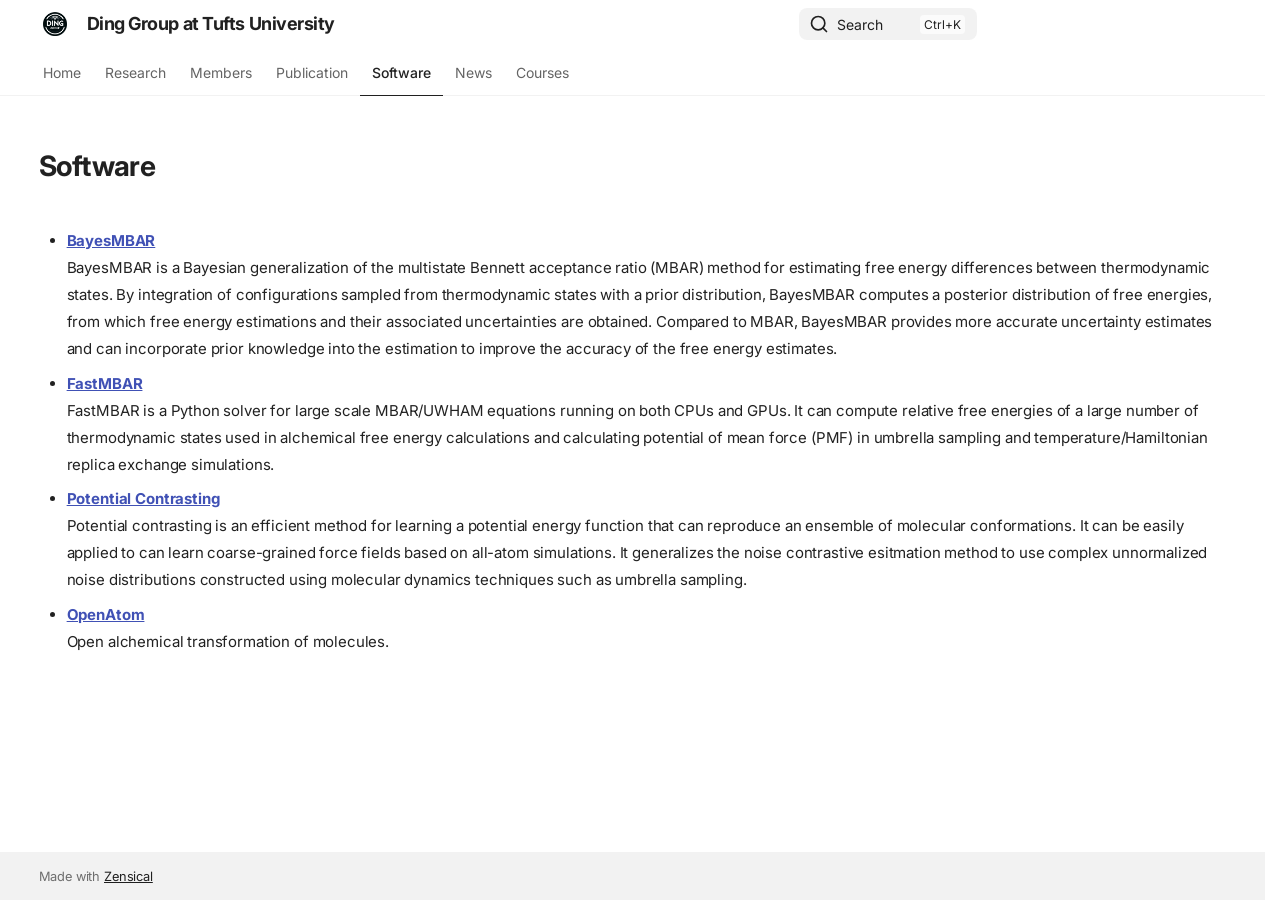
<file: software/index.html>
<!doctype html>
<html lang="en" class="no-js">
  <head>
    
      <meta charset="utf-8">
      <meta name="viewport" content="width=device-width,initial-scale=1">
      
      
      
        <link rel="canonical" href="https://dinglab.io/software/">
      
      
        <link rel="prev" href="../publication/">
      
      
        <link rel="next" href="../news/">
      
      
        
      
      
      <link rel="icon" href="../assets/images/favicon.png">
      <meta name="generator" content="zensical-0.0.62">
    
    
      
        <title>Software - Ding Group at Tufts University</title>
      
    
    
      
        
      
      <link rel="stylesheet" href="../assets/stylesheets/modern/main.ce62732f.min.css">
      
        
          
        
        <link rel="stylesheet" href="../assets/stylesheets/modern/palette.812a03bb.min.css">
      
      


    
    
      
    
    
      
        
        
        <link rel="preconnect" href="https://fonts.gstatic.com" crossorigin>
        <link rel="stylesheet" href="https://fonts.googleapis.com/css?family=Inter:300,300i,400,400i,500,500i,700,700i%7CJetBrains+Mono:400,400i,700,700i&amp;display=fallback">
        <style>:root{--md-text-font:"Inter";--md-code-font:"JetBrains Mono"}</style>
      
    
    
      <link rel="stylesheet" href="../stylesheets/extra.css">
    
    <script>__md_scope=new URL("..",location),__md_scope.pathname.endsWith("/")||(__md_scope=new URL(__md_scope.pathname+"/",location)),__md_hash=e=>[...e].reduce(((e,t)=>(e<<5)-e+t.charCodeAt(0)),0),__md_get=(e,t=localStorage,_=__md_scope)=>JSON.parse(t.getItem(_.pathname+"."+e)),__md_set=(e,t,_=localStorage,a=__md_scope)=>{try{_.setItem(a.pathname+"."+e,JSON.stringify(t))}catch(e){}},document.documentElement.setAttribute("data-platform",navigator.platform)</script>
    
      

    
    
  </head>
  
  
    
    
      
    
    
    
    
    <body dir="ltr" data-md-color-scheme="default" data-md-color-primary="indigo" data-md-color-accent="indigo">
  
    
    <input class="md-toggle" data-md-toggle="drawer" type="checkbox" id="__drawer" autocomplete="off">
    <input class="md-toggle" data-md-toggle="search" type="checkbox" id="__search" autocomplete="off">
    <label class="md-overlay" for="__drawer" aria-label="Navigation"></label>
    <div data-md-component="skip">
      
        <a href="#__skip" class="md-skip">
          Skip to content
        </a>
      
    </div>
    <div data-md-component="announce">
      
    </div>
    
    
      

<header class="md-header" data-md-component="header">
  <nav class="md-header__inner md-grid" aria-label="Header">
    <a href="./.." title="Ding Group at Tufts University" class="md-header__button md-logo" aria-label="Ding Group at Tufts University" data-md-component="logo">
      
  <img src="../_static/logo.png" alt="Ding Group at Tufts University">

    </a>
    <label class="md-header__button md-icon" for="__drawer" aria-label="Navigation">
      
      <svg xmlns="http://www.w3.org/2000/svg" fill="none" stroke="currentColor" stroke-linecap="round" stroke-linejoin="round" stroke-width="2" class="lucide lucide-menu" viewBox="0 0 24 24"><path d="M4 5h16M4 12h16M4 19h16"/></svg>
    </label>
    <div class="md-header__title" data-md-component="header-title">
      <div class="md-header__ellipsis">
        <div class="md-header__topic">
          <span class="md-ellipsis">
            Ding Group at Tufts University
          </span>
        </div>
        <div class="md-header__topic" data-md-component="header-topic">
          <span class="md-ellipsis">
            
              Software
            
          </span>
        </div>
      </div>
    </div>
    
      
        <form class="md-header__option" data-md-component="palette">
  
    
    
    
    <input class="md-option" data-md-color-media="none" data-md-color-scheme="default" data-md-color-primary="indigo" data-md-color-accent="indigo"  aria-hidden="true"  type="radio" name="__palette" id="__palette_0">
    
  
</form>
      
    
    
      <script>var palette=__md_get("__palette");if(palette&&palette.color){if("(prefers-color-scheme)"===palette.color.media){var media=matchMedia("(prefers-color-scheme: light)"),input=document.querySelector(media.matches?"[data-md-color-media='(prefers-color-scheme: light)']":"[data-md-color-media='(prefers-color-scheme: dark)']");palette.color.media=input.getAttribute("data-md-color-media"),palette.color.scheme=input.getAttribute("data-md-color-scheme"),palette.color.primary=input.getAttribute("data-md-color-primary"),palette.color.accent=input.getAttribute("data-md-color-accent")}for(var[key,value]of Object.entries(palette.color))document.body.setAttribute("data-md-color-"+key,value)}</script>
    
    
    
      
      
        <label class="md-header__button md-icon" for="__search" aria-label="Search">
          
          <svg xmlns="http://www.w3.org/2000/svg" fill="none" stroke="currentColor" stroke-linecap="round" stroke-linejoin="round" stroke-width="2" class="lucide lucide-search" viewBox="0 0 24 24"><path d="m21 21-4.34-4.34"/><circle cx="11" cy="11" r="8"/></svg>
        </label>
        <div class="md-search" data-md-component="search" role="dialog" aria-label="Search">
  <button type="button" class="md-search__button">
    Search
  </button>
</div>
      
    
    <div class="md-header__source">
      
    </div>
  </nav>
  
</header>
    
    <div class="md-container" data-md-component="container">
      
      
        
          
            
<nav class="md-tabs" aria-label="Tabs" data-md-component="tabs">
  <div class="md-grid">
    <ul class="md-tabs__list">
      
        
  
  
  
  
    <li class="md-tabs__item">
      <a href="./.." class="md-tabs__link">
        
  
  Home

      </a>
    </li>
  

      
        
  
  
  
  
    <li class="md-tabs__item">
      <a href="../research/" class="md-tabs__link">
        
  
  Research

      </a>
    </li>
  

      
        
  
  
  
  
    <li class="md-tabs__item">
      <a href="../people/" class="md-tabs__link">
        
  
  Members

      </a>
    </li>
  

      
        
  
  
  
  
    <li class="md-tabs__item">
      <a href="../publication/" class="md-tabs__link">
        
  
  Publication

      </a>
    </li>
  

      
        
  
  
  
    
  
  
    <li class="md-tabs__item md-tabs__item--active">
      <a href="././" class="md-tabs__link">
        
  
  Software

      </a>
    </li>
  

      
        
  
  
  
  
    <li class="md-tabs__item">
      <a href="../news/" class="md-tabs__link">
        
  
  News

      </a>
    </li>
  

      
        
  
  
  
  
    <li class="md-tabs__item">
      <a href="../courses/" class="md-tabs__link">
        
  
  Courses

      </a>
    </li>
  

      
    </ul>
  </div>
</nav>
          
        
      
      <main class="md-main" data-md-component="main">
        <div class="md-main__inner md-grid">
          
            
              
                
              
              <div class="md-sidebar md-sidebar--primary" data-md-component="sidebar" data-md-type="navigation" hidden>
                <div class="md-sidebar__scrollwrap">
                  <div class="md-sidebar__inner">
                    


  


<nav class="md-nav md-nav--primary md-nav--lifted" aria-label="Navigation" data-md-level="0">
  <label class="md-nav__title" for="__drawer">
    <a href="./.." title="Ding Group at Tufts University" class="md-nav__button md-logo" aria-label="Ding Group at Tufts University" data-md-component="logo">
      
  <img src="../_static/logo.png" alt="Ding Group at Tufts University">

    </a>
    Ding Group at Tufts University
  </label>
  
  <ul class="md-nav__list" data-md-scrollfix>
    
      
      
  
  
  
  
    <li class="md-nav__item">
      <a href="./.." class="md-nav__link">
        
  
  
  <span class="md-ellipsis">
    
  
  Home

    
  </span>
  
  

      </a>
    </li>
  

    
      
      
  
  
  
  
    <li class="md-nav__item">
      <a href="../research/" class="md-nav__link">
        
  
  
  <span class="md-ellipsis">
    
  
  Research

    
  </span>
  
  

      </a>
    </li>
  

    
      
      
  
  
  
  
    <li class="md-nav__item">
      <a href="../people/" class="md-nav__link">
        
  
  
  <span class="md-ellipsis">
    
  
  Members

    
  </span>
  
  

      </a>
    </li>
  

    
      
      
  
  
  
  
    <li class="md-nav__item">
      <a href="../publication/" class="md-nav__link">
        
  
  
  <span class="md-ellipsis">
    
  
  Publication

    
  </span>
  
  

      </a>
    </li>
  

    
      
      
  
  
    
  
  
  
    <li class="md-nav__item md-nav__item--active">
      
      
      
      
      
      <a href="././" class="md-nav__link md-nav__link--active">
        
  
  
  <span class="md-ellipsis">
    
  
  Software

    
  </span>
  
  

      </a>
      
    </li>
  

    
      
      
  
  
  
  
    <li class="md-nav__item">
      <a href="../news/" class="md-nav__link">
        
  
  
  <span class="md-ellipsis">
    
  
  News

    
  </span>
  
  

      </a>
    </li>
  

    
      
      
  
  
  
  
    <li class="md-nav__item">
      <a href="../courses/" class="md-nav__link">
        
  
  
  <span class="md-ellipsis">
    
  
  Courses

    
  </span>
  
  

      </a>
    </li>
  

    
  </ul>
</nav>
                  </div>
                </div>
              </div>
            
            
              
                
              
              <div class="md-sidebar md-sidebar--secondary" data-md-component="sidebar" data-md-type="toc" hidden>
                <div class="md-sidebar__scrollwrap">
                  
                    
                    
                    
                    
                  
                  <div class="md-sidebar__inner">
                    


<nav class="md-nav md-nav--secondary" aria-label="On this page">
  
  
  
  
</nav>
                  </div>
                </div>
              </div>
            
          
          
            <div class="md-content" data-md-component="content">
              
              <article class="md-content__inner md-typeset">
                
                  

  <h1 id="__skip">Software</h1>

<ul>
<li>
<p><a href="https://github.com/DingGroup/BayesMBAR"><strong>BayesMBAR</strong></a><br />
BayesMBAR is a Bayesian generalization of the multistate Bennett acceptance ratio (MBAR) method for estimating free energy differences between thermodynamic states. By integration of configurations sampled from thermodynamic states with a prior distribution, BayesMBAR computes a posterior distribution of free energies, from which free energy estimations and their associated uncertainties are obtained. Compared to MBAR, BayesMBAR provides more accurate uncertainty estimates and can incorporate prior knowledge into the estimation to improve the accuracy of the free energy estimates. </p>
</li>
<li>
<p><a href="https://github.com/BrooksResearchGroup-UM/FastMBAR"><strong>FastMBAR</strong></a><br />
FastMBAR is a Python solver for large scale MBAR/UWHAM equations running on both CPUs and GPUs. It can compute relative free energies of a large number of thermodynamic states used in alchemical free energy calculations and calculating potential of mean force (PMF) in umbrella sampling and temperature/Hamiltonian replica exchange simulations. </p>
</li>
<li>
<p><a href="https://github.com/DingGroup/pccg"><strong>Potential Contrasting</strong></a><br />
Potential contrasting is an efficient method for learning a potential energy function that can reproduce an ensemble of molecular conformations. It can be easily applied to can learn coarse-grained force fields based on all-atom simulations. It generalizes the noise contrastive esitmation method to use complex unnormalized noise distributions constructed using molecular dynamics techniques such as umbrella sampling. </p>
</li>
<li>
<p><a href="https://github.com/DingGroup/openatom"><strong>OpenAtom</strong></a><br />
Open alchemical transformation of molecules.</p>
</li>
</ul>
<!-- <div class="grid cards" markdown>

-   __BayesMBAR__

    ---

    ![Image title](./_static/software/bayesmbar.png){ align=left }
    BayesMBAR is a Bayesian generalization of the multistate Bennett acceptance ratio (MBAR) method for estimating free energy differences between thermodynamic states. By integration of configurations sampled from thermodynamic states with a prior distribution, BayesMBAR computes a posterior distribution of free energies, from which free energy estimations and their associated uncertainties are obtained. Compared to MBAR, BayesMBAR provides more accurate uncertainty estimates and can incorporate prior knowledge into the estimation to improve the accuracy of the free energy estimates. 

-   __FastMBAR__

    ---

    ![Image title](./_static/software/fastmbar.png){ align=left }
    FastMBAR is a Python solver for large scale MBAR/UWHAM equations running on both CPUs and GPUs. It can compute relative free energies of a large number of thermodynamic states used in alchemical free energy calculations and calculating potential of mean force (PMF) in umbrella sampling and temperature/Hamiltonian replica exchange simulations. 

-   __Potential Contrasting__

    ---

    ![Image title](./_static/software/PC.png){ align=left }
    Potential contrasting is an efficient method for learning a potential energy function that can reproduce an ensemble of molecular conformations. It can be easily applied to can learn coarse-grained force fields based on all-atom simulations. It generalizes the noise contrastive esitmation method to use complex unnormalized noise distributions constructed using molecular dynamics techniques such as umbrella sampling. 

</div> -->

  









  
  




  



                
              </article>
            </div>
          
          
<script>var target=document.getElementById(location.hash.slice(1));target&&target.name&&(target.checked=target.name.startsWith("__tabbed_"))</script>
        </div>
        
      </main>
      
        <footer class="md-footer">
  
  <div class="md-footer-meta md-typeset">
    <div class="md-footer-meta__inner md-grid">
      <div class="md-copyright">
  
  
    Made with
    <a href="https://zensical.org/" target="_blank" rel="noopener">
      Zensical
    </a>
  
</div>
      
    </div>
  </div>
</footer>
      
    </div>
    <div class="md-dialog" data-md-component="dialog">
      <div class="md-dialog__inner md-typeset"></div>
    </div>
    
    
    
      
      
      
      
        
        
      <script id="__config" type="application/json">{"annotate":null,"base":"..","features":["navigation.tabs"],"redirect":null,"search":"../assets/javascripts/workers/search.7d14d953.min.js","tags":null,"translations":{"clipboard.copied":"Copied to clipboard","clipboard.copy":"Copy to clipboard","search.result.more.one":"1 more on this page","search.result.more.other":"# more on this page","search.result.none":"No matching documents","search.result.one":"1 matching document","search.result.other":"# matching documents","search.result.placeholder":"Type to start searching","search.result.term.missing":"Missing","select.version":"Select version"},"version":null}</script>
    
    
      <script src="../assets/javascripts/bundle.8dcc8e9c.min.js"></script>
      
    
  </body>
</html>
</file>
<file: stylesheets/extra.css>
/* Members page: photo-top people cards */

.md-typeset .people.grid.cards > ul > li {
  text-align: center;
}

.md-typeset .people.grid.cards img.person-photo {
  display: block;
  width: 10rem;
  height: 10rem;
  object-fit: cover;
  border-radius: 50%;
  margin: 0.4rem auto 0.6rem;
}

.md-typeset .people.grid.cards .person-name {
  display: block;
  font-weight: 700;
  font-size: 0.85rem;
}

.md-typeset .people.grid.cards .person-role {
  display: block;
  opacity: 0.7;
  font-size: 0.7rem;
}

.md-typeset .people.grid.cards .person-edu {
  display: block;
  opacity: 0.55;
  font-size: 0.65rem;
}

.md-typeset .people.grid.cards .person-links {
  display: block;
  margin-top: 0.3rem;
}

.md-typeset .people.grid.cards .person-links a {
  margin: 0 0.2rem;
}
</file>
<file: assets/stylesheets/modern/main.ce62732f.min.css>
@charset "UTF-8";html{box-sizing:border-box;-webkit-text-size-adjust:none;-moz-text-size-adjust:none;text-size-adjust:none}*,:after,:before{box-sizing:inherit}@media (prefers-reduced-motion){*,:after,:before{transition:none!important}}body{margin:0}a,button,input,label{-webkit-tap-highlight-color:transparent}a{color:inherit;text-decoration:none}hr{box-sizing:initial;display:block;height:.05rem;padding:0;overflow:visible;border:0}small{font-size:80%}sub,sup{line-height:1em}img{border-style:none}table{border-spacing:0;border-collapse:initial}td,th{font-weight:400;vertical-align:top}button{padding:0;margin:0;font-family:inherit;font-size:inherit;background:#0000;border:0}input{border:0;outline:none}:root{--md-primary-fg-color:#4051b5;--md-primary-fg-color--light:#5d6cc0;--md-primary-fg-color--dark:#303fa1;--md-primary-bg-color:#fff;--md-primary-bg-color--light:#ffffffb3;--md-accent-fg-color:#526cfe;--md-accent-fg-color--transparent:#526cfe1a;--md-accent-bg-color:#fff;--md-accent-bg-color--light:#ffffffb3}[data-md-color-scheme=default]{color-scheme:light}[data-md-color-scheme=default] img[src$="#gh-dark-mode-only"],[data-md-color-scheme=default] img[src$="#only-dark"]{display:none}:root,[data-md-color-scheme=default]{--md-hue:225deg;--md-default-fg-color:#000000de;--md-default-fg-color--light:#0000008c;--md-default-fg-color--lighter:#00000052;--md-default-fg-color--lightest:#0000000d;--md-default-bg-color:#fff;--md-default-bg-color--light:#ffffffb3;--md-default-bg-color--lighter:#ffffff4d;--md-default-bg-color--lightest:#ffffff1f;--md-code-fg-color:#36464e;--md-code-bg-color:#f5f5f5;--md-code-bg-color--light:#f5f5f5b3;--md-code-bg-color--lighter:#f5f5f54d;--md-code-hl-color:#4287ff;--md-code-hl-color--light:#4287ff1a;--md-code-hl-number-color:#d52a2a;--md-code-hl-special-color:#db1457;--md-code-hl-function-color:#a846b9;--md-code-hl-constant-color:#6e59d9;--md-code-hl-keyword-color:#3f6ec6;--md-code-hl-string-color:#1c7d4d;--md-code-hl-name-color:var(--md-code-fg-color);--md-code-hl-operator-color:var(--md-default-fg-color--light);--md-code-hl-punctuation-color:var(--md-default-fg-color--light);--md-code-hl-comment-color:var(--md-default-fg-color--light);--md-code-hl-generic-color:var(--md-default-fg-color--light);--md-code-hl-variable-color:var(--md-default-fg-color--light);--md-typeset-color:var(--md-default-fg-color);--md-typeset-a-color:var(--md-primary-fg-color);--md-typeset-del-color:#f5503d26;--md-typeset-ins-color:#0bd57026;--md-typeset-kbd-color:#fafafa;--md-typeset-kbd-accent-color:#fff;--md-typeset-kbd-border-color:#b8b8b8;--md-typeset-mark-color:#ffff0080;--md-typeset-table-color:#0000001f;--md-typeset-table-color--light:#00000009;--md-admonition-fg-color:var(--md-default-fg-color);--md-admonition-bg-color:var(--md-default-bg-color);--md-warning-fg-color:#000000de;--md-warning-bg-color:#ff9;--md-shadow-z1:0 0.2rem 0.5rem #0000000d, 0 0 0.05rem #0000001a;--md-shadow-z2:0 0.2rem 0.5rem #0000001a, 0 0 0.05rem #00000040;--md-shadow-z3:0 0.2rem 0.5rem #0003, 0 0 0.05rem #00000059;--color-foreground:0 0 0;--color-background:255 255 255;--color-background-subtle:240 240 240;--color-backdrop:255 255 255}.md-icon svg{display:block;width:1.2rem;height:1.2rem;fill:currentcolor}.md-icon svg.lucide{fill:#0000;stroke:currentcolor}body{-webkit-font-smoothing:antialiased;-moz-osx-font-smoothing:grayscale;--md-text-font-family:var(--md-text-font, _), -apple-system, BlinkMacSystemFont, Helvetica, Arial, sans-serif;--md-code-font-family:var(--md-code-font, _), SFMono-Regular, Consolas, Menlo, monospace}aside,body,input{font-family:var(--md-text-font-family);font-feature-settings:"kern","liga";color:var(--md-typeset-color)}code,kbd,pre{font-family:var(--md-code-font-family);font-feature-settings:"kern"}:root{--md-typeset-table-sort-icon:url('data:image/svg+xml;charset=utf-8,<svg xmlns="http://www.w3.org/2000/svg" fill="none" stroke="currentColor" stroke-linecap="round" stroke-linejoin="round" stroke-width="2" class="lucide lucide-arrow-down-up" viewBox="0 0 24 24"><path d="m3 16 4 4 4-4m-4 4V4m14 4-4-4-4 4m4-4v16"/></svg>');--md-typeset-table-sort-icon--asc:url('data:image/svg+xml;charset=utf-8,<svg xmlns="http://www.w3.org/2000/svg" fill="none" stroke="currentColor" stroke-linecap="round" stroke-linejoin="round" stroke-width="2" class="lucide lucide-arrow-down-narrow-wide" viewBox="0 0 24 24"><path d="m3 16 4 4 4-4m-4 4V4m4 0h4m-4 4h7m-7 4h10"/></svg>');--md-typeset-table-sort-icon--desc:url('data:image/svg+xml;charset=utf-8,<svg xmlns="http://www.w3.org/2000/svg" fill="none" stroke="currentColor" stroke-linecap="round" stroke-linejoin="round" stroke-width="2" class="lucide lucide-arrow-up-narrow-wide" viewBox="0 0 24 24"><path d="m3 8 4-4 4 4M7 4v16m4-8h4m-4 4h7m-7 4h10"/></svg>');--md-typeset-preview-icon:url('data:image/svg+xml;charset=utf-8,<svg xmlns="http://www.w3.org/2000/svg" fill="none" stroke="currentColor" stroke-linecap="round" stroke-linejoin="round" stroke-width="2" class="lucide lucide-mouse-pointer-2" viewBox="0 0 24 24"><path d="M4.037 4.688a.495.495 0 0 1 .651-.651l16 6.5a.5.5 0 0 1-.063.947l-6.124 1.58a2 2 0 0 0-1.438 1.435l-1.579 6.126a.5.5 0 0 1-.947.063z"/></svg>')}.md-typeset{font-size:.75rem;line-height:1.8;letter-spacing:-.01em;overflow-wrap:break-word;-webkit-print-color-adjust:exact;color-adjust:exact}@media print{.md-typeset{font-size:.68rem}}.md-typeset blockquote,.md-typeset dl,.md-typeset figure,.md-typeset ol,.md-typeset pre,.md-typeset ul{margin-top:1em;margin-bottom:1em}.md-typeset h1{margin:0 0 1.25em;font-size:1.875em;line-height:1.3;color:var(--md-default-fg-color)}.md-typeset h1,.md-typeset h2{font-weight:700;letter-spacing:-.025em}.md-typeset h2{margin:1.6em 0 .64em;font-size:1.5em;line-height:1.4}.md-typeset h3{margin:1.6em 0 .8em;font-size:1.25em;font-weight:700;line-height:1.5;letter-spacing:-.01em}.md-typeset h2+h3{margin-top:.8em}.md-typeset h4{margin:1em 0;font-weight:700;letter-spacing:-.01em}.md-typeset h5,.md-typeset h6{margin:1.25em 0;font-size:.8em;font-weight:700;color:var(--md-default-fg-color--light);letter-spacing:-.01em}.md-typeset h5{text-transform:uppercase}.md-typeset h5 code{text-transform:none}.md-typeset hr{display:flow-root;margin:1.5em 0;border-bottom:.05rem solid var(--md-default-fg-color--lightest)}.md-typeset a{color:var(--md-typeset-a-color);text-decoration:underline;word-break:break-word}.md-typeset a,.md-typeset a:before{transition:color 125ms}.md-typeset a:focus,.md-typeset a:hover{color:var(--md-accent-fg-color)}.md-typeset a:focus code,.md-typeset a:hover code{color:var(--md-accent-fg-color);background-color:var(--md-accent-fg-color--transparent)}.md-typeset a code{color:var(--md-typeset-a-color)}.md-typeset a.focus-visible{outline-color:var(--md-accent-fg-color);outline-offset:.2rem}.md-typeset code,.md-typeset kbd,.md-typeset pre{font-variant-ligatures:none;color:var(--md-code-fg-color);direction:ltr;transition:background-color 125ms}@media print{.md-typeset code,.md-typeset kbd,.md-typeset pre{white-space:pre-wrap}}.md-typeset code{padding:.2em .4em;font-size:.8533333333em;word-break:break-word;background-color:var(--md-code-bg-color);border-radius:.2rem;-webkit-box-decoration-break:clone;box-decoration-break:clone;transition:color 125ms,background-color 125ms}.md-typeset code:not(.focus-visible){outline:none;-webkit-tap-highlight-color:transparent}.md-typeset pre{position:relative;display:flow-root;line-height:1.5}.md-typeset pre>code{display:block;padding:.8203125em 1.25em;margin:0;overflow:auto;word-break:normal;touch-action:auto;scrollbar-color:var(--md-default-fg-color--lighter) #0000;scrollbar-width:thin;border-radius:.4rem;outline-color:var(--md-accent-fg-color);box-shadow:none;-webkit-box-decoration-break:slice;box-decoration-break:slice}.md-typeset pre>code:hover{scrollbar-color:var(--md-accent-fg-color) #0000}.md-typeset pre>code::-webkit-scrollbar{width:.2rem;height:.2rem}.md-typeset pre>code::-webkit-scrollbar-thumb{background-color:var(--md-default-fg-color--lighter)}.md-typeset pre>code::-webkit-scrollbar-thumb:hover{background-color:var(--md-accent-fg-color)}.md-typeset kbd{display:inline-block;padding:0 .6666666667em;font-size:.75em;color:var(--md-default-fg-color);word-break:break-word;vertical-align:text-top;border-radius:.2rem;background-color:var(--md-default-bg-color);box-shadow:0 0 0 .05rem var(--md-typeset-kbd-border-color),0 .15rem 0 var(--md-typeset-kbd-border-color)}.md-typeset mark{color:inherit;word-break:break-word;background-color:var(--md-typeset-mark-color);-webkit-box-decoration-break:clone;box-decoration-break:clone}.md-typeset abbr{text-decoration:none;cursor:help;border-bottom:.05rem dotted var(--md-default-fg-color--light)}.md-typeset [data-preview]{position:relative}[dir=ltr] .md-typeset [data-preview]:after{margin-left:.125em}[dir=rtl] .md-typeset [data-preview]:after{margin-right:.125em}.md-typeset [data-preview]:after{display:inline-block;width:.8em;height:.8em;vertical-align:text-top;content:"";background-color:currentcolor;-webkit-mask-image:var(--md-typeset-preview-icon);mask-image:var(--md-typeset-preview-icon);-webkit-mask-repeat:no-repeat;mask-repeat:no-repeat;-webkit-mask-size:contain;mask-size:contain;transition:background-color 125ms}.md-typeset small{opacity:.75}[dir=ltr] .md-typeset sub,[dir=ltr] .md-typeset sup{margin-left:.078125em}[dir=rtl] .md-typeset sub,[dir=rtl] .md-typeset sup{margin-right:.078125em}[dir=ltr] .md-typeset blockquote{padding-left:.6rem}[dir=rtl] .md-typeset blockquote{padding-right:.6rem}[dir=ltr] .md-typeset blockquote{border-left:.2rem solid var(--md-default-fg-color--lighter)}[dir=rtl] .md-typeset blockquote{border-right:.2rem solid var(--md-default-fg-color--lighter)}.md-typeset blockquote{margin-left:0;margin-right:0;color:var(--md-default-fg-color--light)}.md-typeset ul{list-style-type:disc}.md-typeset ul[type]{list-style-type:revert-layer}[dir=ltr] .md-typeset ol,[dir=ltr] .md-typeset ul{margin-left:.625em}[dir=rtl] .md-typeset ol,[dir=rtl] .md-typeset ul{margin-right:.625em}.md-typeset ol,.md-typeset ul{padding:0}.md-typeset ol:not([hidden]),.md-typeset ul:not([hidden]){display:flow-root}.md-typeset ol ol,.md-typeset ul ol{list-style-type:lower-alpha}.md-typeset ol ol ol,.md-typeset ul ol ol{list-style-type:lower-roman}.md-typeset ol ol ol ol,.md-typeset ul ol ol ol{list-style-type:upper-alpha}.md-typeset ol ol ol ol ol,.md-typeset ul ol ol ol ol{list-style-type:upper-roman}.md-typeset ol[type],.md-typeset ul[type]{list-style-type:revert-layer}[dir=ltr] .md-typeset ol li,[dir=ltr] .md-typeset ul li{margin-left:1.25em}[dir=rtl] .md-typeset ol li,[dir=rtl] .md-typeset ul li{margin-right:1.25em}.md-typeset ol li,.md-typeset ul li{margin-bottom:.5em}.md-typeset ol li blockquote,.md-typeset ol li p,.md-typeset ul li blockquote,.md-typeset ul li p{margin:.5em 0}.md-typeset ol li:last-child,.md-typeset ul li:last-child{margin-bottom:0}[dir=ltr] .md-typeset ol li ol,[dir=ltr] .md-typeset ol li ul,[dir=ltr] .md-typeset ul li ol,[dir=ltr] .md-typeset ul li ul{margin-left:.625em}[dir=rtl] .md-typeset ol li ol,[dir=rtl] .md-typeset ol li ul,[dir=rtl] .md-typeset ul li ol,[dir=rtl] .md-typeset ul li ul{margin-right:.625em}.md-typeset ol li ol,.md-typeset ol li ul,.md-typeset ul li ol,.md-typeset ul li ul{margin-top:.5em;margin-bottom:.5em}[dir=ltr] .md-typeset dd{margin-left:1.875em}[dir=rtl] .md-typeset dd{margin-right:1.875em}.md-typeset dd{margin-top:1em;margin-bottom:1.5em}.md-typeset img,.md-typeset svg,.md-typeset video{max-width:100%;height:auto}.md-typeset img[align=left]{margin:1em 1em 1em 0}.md-typeset img[align=right]{margin:1em 0 1em 1em}.md-typeset img[align]:only-child{margin-top:0}.md-typeset figure{display:flow-root;width:fit-content;max-width:100%;margin:1em auto;text-align:center}.md-typeset figure img{display:block;margin:0 auto}.md-typeset figcaption{max-width:24rem;margin:1em auto;font-style:italic}.md-typeset iframe{max-width:100%}.md-typeset table:not([class]){display:inline-block;max-width:100%;overflow:auto;font-size:.64rem;touch-action:auto;background-color:var(--md-default-bg-color);border:.05rem solid var(--md-typeset-table-color);border-radius:.1rem}@media print{.md-typeset table:not([class]){display:table}}.md-typeset table:not([class])+*{margin-top:1.5em}.md-typeset table:not([class]) td>:first-child,.md-typeset table:not([class]) th>:first-child{margin-top:0}.md-typeset table:not([class]) td>:last-child,.md-typeset table:not([class]) th>:last-child{margin-bottom:0}.md-typeset table:not([class]) td:not([align]),.md-typeset table:not([class]) th:not([align]){text-align:left}[dir=rtl] .md-typeset table:not([class]) td:not([align]),[dir=rtl] .md-typeset table:not([class]) th:not([align]){text-align:right}.md-typeset table:not([class]) th{min-width:5rem;padding:.9375em 1.25em;font-weight:700;vertical-align:top}.md-typeset table:not([class]) td{padding:.9375em 1.25em;vertical-align:top;border-top:.05rem solid var(--md-typeset-table-color)}.md-typeset table:not([class]) tbody tr{transition:background-color 125ms}.md-typeset table:not([class]) tbody tr:hover{background-color:var(--md-typeset-table-color--light);box-shadow:0 .05rem 0 var(--md-default-bg-color) inset}.md-typeset table:not([class]) a{word-break:normal}.md-typeset table th[role=columnheader]{cursor:pointer}[dir=ltr] .md-typeset table th[role=columnheader]:after{margin-left:.5em}[dir=rtl] .md-typeset table th[role=columnheader]:after{margin-right:.5em}.md-typeset table th[role=columnheader]:after{display:inline-block;width:1.2em;height:1.2em;vertical-align:text-bottom;content:"";-webkit-mask-image:var(--md-typeset-table-sort-icon);mask-image:var(--md-typeset-table-sort-icon);-webkit-mask-repeat:no-repeat;mask-repeat:no-repeat;-webkit-mask-size:contain;mask-size:contain;transition:background-color 125ms}.md-typeset table th[role=columnheader]:hover:after{background-color:var(--md-default-fg-color--lighter)}.md-typeset table th[role=columnheader][aria-sort=ascending]:after{background-color:var(--md-default-fg-color--light);-webkit-mask-image:var(--md-typeset-table-sort-icon--asc);mask-image:var(--md-typeset-table-sort-icon--asc)}.md-typeset table th[role=columnheader][aria-sort=descending]:after{background-color:var(--md-default-fg-color--light);-webkit-mask-image:var(--md-typeset-table-sort-icon--desc);mask-image:var(--md-typeset-table-sort-icon--desc)}.md-typeset__scrollwrap{margin:1em -.8rem;overflow-x:auto;touch-action:auto}.md-typeset__table{display:inline-block;padding:0 .8rem;margin-bottom:.5em}@media print{.md-typeset__table{display:block}}html .md-typeset__table table{display:table;width:100%;margin:0;overflow:hidden}@media screen and (max-width:44.984375em){.md-content__inner>pre{margin:1em -.8rem}.md-content__inner>pre code{border-radius:0}}.md-banner{overflow:auto;color:var(--md-default-fg-color);background-color:var(--md-accent-fg-color--transparent)}@media print{.md-banner{display:none}}.md-banner--warning{color:var(--md-warning-fg-color);background-color:var(--md-warning-bg-color)}.md-banner__inner{padding:0 .8rem;margin:.6rem auto;font-size:.7rem}[dir=ltr] .md-banner__button{float:right}[dir=rtl] .md-banner__button{float:left}.md-banner__button{color:inherit;cursor:pointer;transition:opacity .25s}.no-js .md-banner__button{display:none}.md-banner__button:hover{opacity:.7}html{height:100%;overflow-x:hidden;font-size:125%;scrollbar-gutter:stable}@media screen and (min-width:100em){html{font-size:137.5%}}@media screen and (min-width:125em){html{font-size:150%}}body{position:relative;display:flex;flex-direction:column;width:100%;min-height:100%;font-size:.5rem;background-color:var(--md-default-bg-color)}@media print{body{display:block}}@media screen and (max-width:59.984375em){body[data-md-scrolllock]{position:fixed}}.md-grid{max-width:61rem;margin-left:auto;margin-right:auto}.md-container{display:flex;flex-grow:1;flex-direction:column}@media print{.md-container{display:block}}.md-main{flex-grow:1}.md-main__inner{display:flex;height:100%;margin-top:1.5rem}.md-ellipsis{overflow:hidden;text-overflow:ellipsis}.md-toggle{display:none}.md-option{position:absolute;width:0;height:0;opacity:0}.md-option:checked+label:not([hidden]){display:block}.md-option.focus-visible+label{outline-style:auto;outline-color:var(--md-accent-fg-color)}.md-skip{position:fixed;z-index:-1;padding:.3rem .5rem;margin:.5rem;font-size:.64rem;color:var(--md-default-bg-color);background-color:var(--md-default-fg-color);border-radius:.1rem;outline-color:var(--md-accent-fg-color);opacity:0;transform:translateY(.4rem)}.md-skip:focus{z-index:10;opacity:1;transition:transform .25s cubic-bezier(.4,0,.2,1),opacity 175ms 75ms;transform:translateY(0)}@page{margin:25mm}:root{--md-clipboard-icon:url('data:image/svg+xml;charset=utf-8,<svg xmlns="http://www.w3.org/2000/svg" fill="none" stroke="currentColor" stroke-linecap="round" stroke-linejoin="round" stroke-width="2" class="lucide lucide-clipboard-copy" viewBox="0 0 24 24"><rect width="8" height="4" x="8" y="2" rx="1" ry="1"/><path d="M8 4H6a2 2 0 0 0-2 2v14a2 2 0 0 0 2 2h12a2 2 0 0 0 2-2v-2M16 4h2a2 2 0 0 1 2 2v4m1 4H11"/><path d="m15 10-4 4 4 4"/></svg>')}.md-clipboard{z-index:1;width:1.5em;height:1.5em;color:var(--md-default-fg-color--lightest);cursor:pointer;border-radius:.1rem;outline-color:var(--md-accent-fg-color);outline-offset:.1rem;transition:color .25s}@media print{.md-clipboard{display:none}}.md-clipboard:not(.focus-visible){outline:none;-webkit-tap-highlight-color:transparent}:hover>.md-clipboard{color:var(--md-default-fg-color--light)}.md-clipboard:focus,.md-clipboard:hover{color:var(--md-accent-fg-color)}.md-clipboard:after{display:block;width:1.125em;height:1.125em;margin:0 auto;content:"";background-color:currentcolor;-webkit-mask-image:var(--md-clipboard-icon);mask-image:var(--md-clipboard-icon);-webkit-mask-repeat:no-repeat;mask-repeat:no-repeat;-webkit-mask-position:center;mask-position:center;-webkit-mask-size:contain;mask-size:contain}.md-clipboard--inline{cursor:pointer}.md-clipboard--inline code{transition:color .25s,background-color .25s}.md-clipboard--inline:focus code,.md-clipboard--inline:hover code{color:var(--md-accent-fg-color);background-color:var(--md-accent-fg-color--transparent)}:root{--md-code-select-icon:url('data:image/svg+xml;charset=utf-8,<svg xmlns="http://www.w3.org/2000/svg" fill="none" stroke="currentColor" stroke-linecap="round" stroke-linejoin="round" stroke-width="2" class="lucide lucide-scan" viewBox="0 0 24 24"><path d="M3 7V5a2 2 0 0 1 2-2h2m10 0h2a2 2 0 0 1 2 2v2m0 10v2a2 2 0 0 1-2 2h-2M7 21H5a2 2 0 0 1-2-2v-2"/></svg>');--md-code-copy-icon:url('data:image/svg+xml;charset=utf-8,<svg xmlns="http://www.w3.org/2000/svg" fill="none" stroke="currentColor" stroke-linecap="round" stroke-linejoin="round" stroke-width="2" class="lucide lucide-clipboard-copy" viewBox="0 0 24 24"><rect width="8" height="4" x="8" y="2" rx="1" ry="1"/><path d="M8 4H6a2 2 0 0 0-2 2v14a2 2 0 0 0 2 2h12a2 2 0 0 0 2-2v-2M16 4h2a2 2 0 0 1 2 2v4m1 4H11"/><path d="m15 10-4 4 4 4"/></svg>')}.md-typeset .md-code__content{display:grid}.md-code__nav{position:absolute;top:.25em;right:.25em;z-index:1;display:flex;gap:.2rem;padding:.2rem;background-color:var(--md-code-bg-color--lighter);border-radius:.1rem;transition:background-color .25s}:hover>.md-code__nav{background-color:var(--md-code-bg-color--light)}.md-code__button{display:block;width:1.5em;height:1.5em;color:var(--md-default-fg-color--lightest);cursor:pointer;outline-color:var(--md-accent-fg-color);outline-offset:.1rem;transition:color .25s}:hover>*>.md-code__button{color:var(--md-default-fg-color--light)}.md-code__button.focus-visible,.md-code__button:hover{color:var(--md-accent-fg-color)}.md-code__button--active{color:var(--md-default-fg-color)!important}.md-code__button:after{display:block;width:1.125em;height:1.125em;margin:0 auto;content:"";background-color:currentcolor;-webkit-mask-repeat:no-repeat;mask-repeat:no-repeat;-webkit-mask-position:center;mask-position:center;-webkit-mask-size:contain;mask-size:contain}.md-code__button[data-md-type=select]:after{-webkit-mask-image:var(--md-code-select-icon);mask-image:var(--md-code-select-icon)}.md-code__button[data-md-type=copy]:after{-webkit-mask-image:var(--md-code-copy-icon);mask-image:var(--md-code-copy-icon)}@keyframes consent{0%{opacity:0;transform:translateY(100%)}to{opacity:1;transform:translateY(0)}}@keyframes overlay{0%{opacity:0}to{opacity:1}}.md-consent__overlay{position:fixed;top:0;z-index:5;width:100%;height:100%;background-color:var(--md-default-bg-color--light);-webkit-backdrop-filter:blur(.2rem);backdrop-filter:blur(.2rem);opacity:1;animation:overlay .35s both}.md-consent__inner{position:fixed;bottom:0;z-index:5;display:flex;justify-content:center;width:100%;max-height:100%;padding:0}.md-consent__form{padding-left:1.2rem;padding-right:1.2rem;margin:.4rem;overflow:auto;background-color:var(--md-default-bg-color);border:0;border-radius:.8rem;box-shadow:var(--md-shadow-z3);animation:consent .5s cubic-bezier(.1,.7,.1,1) both}.md-consent__settings{display:none;margin:1em 0}input:checked+.md-consent__settings{display:block}.md-consent__controls{margin-bottom:.8rem;line-height:1.2}.md-typeset .md-consent__controls .md-button{display:inline}@media screen and (max-width:44.984375em){.md-typeset .md-consent__controls .md-button{display:block;width:100%;margin-top:.4rem;text-align:center}}.md-consent label{cursor:pointer}.md-content{flex-grow:1;min-width:0}.md-content__inner{padding-top:.7rem;margin:0 .8rem 1.2rem}@media screen and (min-width:76.25em){[dir=ltr] .md-sidebar--primary:not([hidden])~.md-content>.md-content__inner{margin-left:1.2rem}[dir=ltr] .md-sidebar--secondary:not([hidden])~.md-content>.md-content__inner,[dir=rtl] .md-sidebar--primary:not([hidden])~.md-content>.md-content__inner{margin-right:1.2rem}[dir=rtl] .md-sidebar--secondary:not([hidden])~.md-content>.md-content__inner{margin-left:1.2rem}}.md-content__inner:before{display:block;height:.4rem;content:""}.md-content__inner>:last-child{margin-bottom:0}[dir=ltr] .md-content__button{float:right}[dir=rtl] .md-content__button{float:left}[dir=ltr] .md-content__button{margin-left:.4rem}[dir=rtl] .md-content__button{margin-right:.4rem}.md-content__button{display:flex;padding:.3rem;margin-top:.2rem;background-color:var(--md-default-fg-color--lightest);border-radius:.4rem}@media print{.md-content__button{display:none}}.md-typeset .md-content__button{color:var(--md-default-fg-color);transition:color .25s,background-color .25s}.md-typeset .md-content__button svg{opacity:.5;transition:opacity .25s}.md-typeset .md-content__button:focus,.md-typeset .md-content__button:hover{color:var(--md-accent-fg-color);background-color:var(--md-accent-fg-color--transparent)}.md-typeset .md-content__button:focus svg,.md-typeset .md-content__button:hover svg{opacity:1}.md-content__button svg{width:.9rem;height:.9rem}[dir=rtl] .md-content__button svg{transform:scaleX(-1)}.md-content__button svg.lucide{fill:#0000;stroke:currentcolor}[dir=ltr] .md-dialog{right:.8rem}[dir=rtl] .md-dialog{left:.8rem}.md-dialog{position:fixed;bottom:.8rem;z-index:4;min-width:11.1rem;padding:.4rem 1.2rem;pointer-events:none;background-color:var(--md-accent-fg-color);border-radius:1.2rem;box-shadow:var(--md-shadow-z3);opacity:0;transition:transform 0s .4s,opacity .4s;transform:translateY(100%)}@media print{.md-dialog{display:none}}.md-dialog--active{pointer-events:auto;opacity:1;transition:transform .4s cubic-bezier(.075,.85,.175,1),opacity .4s;transform:translateY(0)}.md-dialog__inner{font-size:.7rem;color:var(--md-default-bg-color)}.md-feedback{margin:2em 0 1em;text-align:center}.md-feedback fieldset{padding:0;margin:0;border:none}.md-feedback__title{margin:1em auto;font-weight:700}.md-feedback__inner{position:relative}.md-feedback__list{position:relative;display:flex;flex-wrap:wrap;place-content:baseline center}.md-feedback__list:hover .md-icon:not(:disabled){color:var(--md-default-fg-color--lighter)}:disabled .md-feedback__list{min-height:1.8rem}.md-feedback__icon{flex-shrink:0;margin:0 .1rem;color:var(--md-default-fg-color--light);cursor:pointer;transition:color 125ms}.md-feedback__icon:not(:disabled).md-icon:hover{color:var(--md-accent-fg-color)}.md-feedback__icon:disabled{color:var(--md-default-fg-color--lightest);pointer-events:none}.md-feedback__note{position:relative;opacity:0;transition:transform .4s cubic-bezier(.1,.7,.1,1),opacity .15s;transform:translateY(.4rem)}.md-feedback__note>*{max-width:16rem;margin:0 auto}:disabled .md-feedback__note{opacity:1;transform:translateY(0)}@media print{.md-feedback{display:none}}.md-footer{color:var(--md-default-fg-color);background-color:var(--md-default-bg-color);border-top:.05rem solid var(--md-default-fg-color--lightest)}@media print{.md-footer{display:none}}.md-footer__inner{justify-content:space-between;padding:.2rem;overflow:auto}.md-footer__inner:not([hidden]){display:flex}.md-footer__link{display:flex;flex-grow:0.01;align-items:end;max-width:100%;margin-top:1rem;margin-bottom:.4rem;overflow:hidden;outline-color:var(--md-accent-fg-color);transition:opacity .25s}.md-footer__link:focus,.md-footer__link:hover{opacity:.7}[dir=rtl] .md-footer__link svg{transform:scaleX(-1)}@media screen and (max-width:44.984375em){.md-footer__link--prev{flex-shrink:0}.md-footer__link--prev .md-footer__title{display:none}}[dir=ltr] .md-footer__link--next{margin-left:auto}[dir=rtl] .md-footer__link--next{margin-right:auto}.md-footer__link--next{text-align:right}[dir=rtl] .md-footer__link--next{text-align:left}.md-footer__title{flex-grow:1;max-width:calc(100% - 2.4rem);padding:0 1rem;margin-bottom:.7rem;font-size:.8rem;white-space:nowrap}.md-footer__button{padding:.4rem;margin:.2rem}.md-footer__direction{font-size:.6rem;opacity:.7}.md-footer-meta{background-color:var(--md-default-fg-color--lightest)}.md-footer-meta__inner{display:flex;flex-wrap:wrap;justify-content:space-between;padding:.2rem}html .md-footer-meta.md-typeset a:not(:focus,:hover){color:var(--md-default-fg-color)}.md-copyright{width:100%;padding:.4rem 0;margin:auto .6rem;font-size:.64rem;color:var(--md-default-fg-color--light)}@media screen and (min-width:45em){.md-copyright{width:auto}}.md-copyright__highlight{color:var(--md-default-fg-color)}.md-social{display:inline-flex;gap:.2rem;padding:.2rem 0 .6rem;margin:0 .4rem}@media screen and (min-width:45em){.md-social{padding:.6rem 0}}.md-social__link{display:inline-block;width:1.6rem;height:1.6rem;text-align:center}.md-social__link:before{line-height:1.9}.md-social__link svg{max-height:.8rem;vertical-align:-25%;fill:currentcolor}.md-social__link svg.lucide{fill:#0000;stroke:currentcolor}.md-typeset .md-button{display:inline-block;padding:.625em 2em;font-size:.875em;font-weight:700;color:var(--md-default-fg-color--light);text-decoration:none;cursor:pointer;background-color:var(--md-default-fg-color--lightest);border-radius:1.2rem;transition:color 125ms,background-color 125ms,opacity 125ms}.md-typeset .md-button.focus-visible{outline-offset:0}.md-typeset .md-button:focus,.md-typeset .md-button:hover{color:var(--md-default-fg-color--light);opacity:.8}.md-typeset .md-button--primary{color:var(--md-primary-bg-color);background-color:var(--md-primary-fg-color)}.md-typeset .md-button--primary:focus,.md-typeset .md-button--primary:hover{color:var(--md-primary-bg-color);opacity:.8}[dir=ltr] .md-typeset .md-input{border-top-left-radius:.1rem}[dir=ltr] .md-typeset .md-input,[dir=rtl] .md-typeset .md-input{border-top-right-radius:.1rem}[dir=rtl] .md-typeset .md-input{border-top-left-radius:.1rem}.md-typeset .md-input{height:1.8rem;padding:0 .6rem;font-size:.8rem;border-bottom:.1rem solid var(--md-default-fg-color--lighter);box-shadow:var(--md-shadow-z1);transition:border .25s,box-shadow .25s}.md-typeset .md-input:focus,.md-typeset .md-input:hover{border-bottom-color:var(--md-accent-fg-color);box-shadow:var(--md-shadow-z2)}.md-typeset .md-input--stretch{width:100%}.md-header{position:sticky;left:0;right:0;top:0;z-index:4;display:block;color:var(--md-default-fg-color);background-color:var(--md-default-bg-color--light);-webkit-backdrop-filter:blur(.4rem);backdrop-filter:blur(.4rem)}@media print{.md-header{display:none}}.md-header[hidden]{transition:transform .25s cubic-bezier(.8,0,.6,1);transform:translateY(-100%)}.md-header--shadow{box-shadow:0 .05rem 0 var(--md-default-fg-color--lightest);transition:transform .25s cubic-bezier(.1,.7,.1,1)}.md-header__inner{display:flex;align-items:center;padding:0 .4rem}.md-header__button{position:relative;z-index:1;padding:.4rem;margin:.2rem;color:currentcolor;vertical-align:middle;cursor:pointer;outline-color:var(--md-accent-fg-color);transition:opacity .25s}.md-header__button:hover{opacity:.7}.md-header__button:not([hidden]){display:inline-block}.md-header__button:not(.focus-visible){outline:none;-webkit-tap-highlight-color:transparent}.md-header__button.md-logo{padding:.4rem;margin:.2rem}@media screen and (max-width:76.234375em){.md-header__button.md-logo{display:none}}.md-header__button.md-logo img,.md-header__button.md-logo svg{display:block;width:auto;height:1.2rem;fill:currentcolor}.md-header__button.md-logo img.lucide,.md-header__button.md-logo svg.lucide{fill:#0000;stroke:currentcolor}@media screen and (min-width:60em){.md-header__button[for=__search]{display:none}}.no-js .md-header__button[for=__search]{display:none}[dir=rtl] .md-header__button[for=__search] svg{transform:scaleX(-1)}@media screen and (min-width:76.25em){.md-header__button[for=__drawer]{display:none}}.md-header__topic{position:absolute;display:flex;max-width:100%;white-space:nowrap;transition:transform .4s cubic-bezier(.1,.7,.1,1),opacity .15s}.md-header__topic+.md-header__topic{z-index:-1;pointer-events:none;opacity:0;transition:transform .4s cubic-bezier(1,.7,.1,.1),opacity .15s;transform:translateX(1.25rem)}[dir=rtl] .md-header__topic+.md-header__topic{transform:translateX(-1.25rem)}.md-header__topic:first-child{font-weight:700}.md-header__title{flex-grow:1;height:2.4rem;margin-left:.4rem;margin-right:.4rem;font-size:.9rem;line-height:2.4rem;letter-spacing:-.025em}.md-header__title--active .md-header__topic{z-index:-1;pointer-events:none;opacity:0;transition:transform .4s cubic-bezier(1,.7,.1,.1),opacity .15s;transform:translateX(-1.25rem)}[dir=rtl] .md-header__title--active .md-header__topic{transform:translateX(1.25rem)}.md-header__title--active .md-header__topic+.md-header__topic{z-index:0;pointer-events:auto;opacity:1;transition:transform .4s cubic-bezier(.1,.7,.1,1),opacity .15s;transform:translateX(0)}.md-header__title>.md-header__ellipsis{position:relative;width:100%;height:100%}.md-header__option{display:flex;flex-shrink:0;max-width:100%;white-space:nowrap}.md-header__option>input{bottom:0}.md-header__source{display:none}@media screen and (min-width:60em){[dir=ltr] .md-header__source{margin-left:1rem}[dir=rtl] .md-header__source{margin-right:1rem}.md-header__source{display:block;width:11.5rem;max-width:11.5rem}}@media screen and (min-width:76.25em){[dir=ltr] .md-header__source{margin-left:1.4rem}[dir=rtl] .md-header__source{margin-right:1.4rem}}.md-header .md-icon svg{width:1rem;height:1rem}:root{--md-nav-icon--next:url('data:image/svg+xml;charset=utf-8,<svg xmlns="http://www.w3.org/2000/svg" fill="none" stroke="currentColor" stroke-linecap="round" stroke-linejoin="round" stroke-width="2" class="lucide lucide-chevron-right" viewBox="0 0 24 24"><path d="m9 18 6-6-6-6"/></svg>')}.md-nav{font-size:.7rem;line-height:1.3;transition:max-height .25s cubic-bezier(.86,0,.07,1)}.md-nav .md-nav__title{display:none}.md-nav__list{display:flex;flex-direction:column;gap:.2rem;padding:0;margin:0;list-style:none}[dir=ltr] .md-nav__list .md-nav__list{margin-left:.6rem}[dir=rtl] .md-nav__list .md-nav__list{margin-right:.6rem}.md-nav__item--nested .md-nav__list:after,.md-nav__item--nested .md-nav__list:before{display:block;height:0;content:" "}.md-nav__link{display:flex;gap:.6rem;align-items:flex-start;padding:.35rem .8rem;margin-left:.2rem;margin-right:.2rem;cursor:pointer;border-radius:.4rem;transition:color .25s,background-color .25s}.md-nav__link .md-nav__link{margin:0}.md-nav__link--passed,.md-nav__link--passed code{color:var(--md-default-fg-color--light)}.md-nav__item .md-nav__link--active{font-weight:500}.md-nav--primary .md-nav__item .md-nav__link--active{color:var(--md-accent-fg-color);background:var(--md-accent-fg-color--transparent)}.md-nav__item .md-nav__link--active,.md-nav__item .md-nav__link--active code{color:var(--md-typeset-a-color)}.md-nav__item .md-nav__link--active code svg,.md-nav__item .md-nav__link--active svg{opacity:1}[dir=ltr] .md-nav__item--nested>.md-nav__link:not(.md-nav__container){padding-right:.35rem}[dir=rtl] .md-nav__item--nested>.md-nav__link:not(.md-nav__container){padding-left:.35rem}.md-nav__link .md-ellipsis{position:relative;flex-grow:1}.md-nav__link .md-ellipsis code{word-break:normal}.md-nav__link .md-typeset{font-size:.7rem;line-height:1.3}.md-nav__link svg{position:relative;flex-shrink:0;width:1.3em;height:1.3em;opacity:.5;fill:currentcolor}.md-nav__link svg.lucide{fill:#0000;stroke:currentcolor}.md-nav--primary .md-nav__link[for]:focus:not(.md-nav__link--active),.md-nav--primary .md-nav__link[for]:hover:not(.md-nav__link--active),.md-nav--primary .md-nav__link[href]:focus:not(.md-nav__link--active),.md-nav--primary .md-nav__link[href]:hover:not(.md-nav__link--active){color:var(--md-default-fg-color);background-color:var(--md-default-fg-color--lightest)}.md-nav--secondary .md-nav__link{padding:.35rem .8rem;margin-left:.2rem;margin-right:.2rem;overflow-wrap:normal}.md-nav--secondary .md-nav__link[for]:focus,.md-nav--secondary .md-nav__link[for]:hover,.md-nav--secondary .md-nav__link[href]:focus,.md-nav--secondary .md-nav__link[href]:hover{color:var(--md-accent-fg-color);background-color:initial}.md-nav__link.focus-visible{outline-color:var(--md-accent-fg-color)}.md-nav--primary .md-nav__link[for=__toc],.md-nav--primary .md-nav__link[for=__toc]~.md-nav{display:none}.md-nav__icon{width:.9rem;height:.9rem;font-size:.9rem}[dir=rtl] .md-nav__icon:after{transform:rotate(180deg)}.md-nav__item--nested .md-nav__icon:after{display:block;width:100%;height:100%;content:"";background-color:currentcolor;-webkit-mask-image:var(--md-nav-icon--next);mask-image:var(--md-nav-icon--next);-webkit-mask-repeat:no-repeat;mask-repeat:no-repeat;-webkit-mask-position:center;mask-position:center;-webkit-mask-size:contain;mask-size:contain;transition:transform .25s}@media screen and (min-width:76.25em){.md-nav__item--nested.md-nav__item--section>.md-nav__link .md-nav__icon:after{display:none}}.md-nav__item--nested .md-nav__toggle:checked~.md-nav__link .md-nav__icon:after,.md-nav__item--nested .md-toggle--indeterminate~.md-nav__link .md-nav__icon:after{transform:rotate(90deg)}.md-nav__container{gap:.2rem;padding:0;background:#0000}.md-nav__container>:first-child{flex-grow:1;min-width:0}.md-nav__container>:nth-child(2){padding:.35rem}@media screen and (min-width:76.25em){.md-nav__item--section>.md-nav__container>:nth-child(2){display:none}}.md-nav__container__icon{flex-shrink:0}.md-nav__toggle~.md-nav{display:grid;grid-template-rows:minmax(.005rem,0fr);visibility:collapse;opacity:0;transition:grid-template-rows .25s cubic-bezier(.86,0,.07,1),opacity .25s,visibility 0s .25s}.md-nav__toggle~.md-nav>.md-nav__list{overflow:hidden}.md-nav__toggle.md-toggle--indeterminate~.md-nav,.md-nav__toggle:checked~.md-nav{grid-template-rows:minmax(.4rem,1fr);visibility:visible;opacity:1;transition:grid-template-rows .25s cubic-bezier(.86,0,.07,1),opacity .15s .1s,visibility 0s}.md-nav__toggle.md-toggle--indeterminate~.md-nav{transition:none}.md-nav--secondary{margin-top:.1rem;margin-bottom:.1rem}.md-nav--secondary .md-nav{margin-top:.2rem}.md-nav--secondary .md-nav__title{position:sticky;top:0;z-index:1;display:flex;padding:.35rem .6rem;margin-left:.2rem;margin-right:.2rem;font-weight:700;background:var(--md-default-bg-color)}.md-nav--secondary .md-nav__title .md-nav__icon{display:none}.md-nav--secondary .md-nav__link{padding:.2rem .6rem}@media screen and (max-width:76.234375em){.md-nav--primary{margin-left:.2rem;margin-right:.2rem;margin-bottom:.4rem}.md-nav .md-nav__title[for=__drawer]{display:flex;gap:.4rem;align-items:center;padding:.8rem;font-size:.8rem;font-weight:700;border-bottom:.05rem solid var(--md-default-fg-color-lightest)}.md-nav .md-nav__title[for=__drawer] .md-logo{width:1.6rem;height:1.6rem}.md-nav .md-nav__title[for=__drawer] .md-logo img,.md-nav .md-nav__title[for=__drawer] .md-logo svg{display:block;width:auto;max-width:100%;height:100%;object-fit:contain;fill:currentcolor}.md-nav .md-nav__title[for=__drawer] .md-logo img.lucide,.md-nav .md-nav__title[for=__drawer] .md-logo svg.lucide{fill:#0000;stroke:currentcolor}}.md-nav__source{border-radius:.4rem;border:.05rem solid var(--md-default-fg-color--lightest);margin:.2rem .2rem .6rem;transition:background-color .25s,border-color .25s}.md-nav__source:focus,.md-nav__source:hover{background-color:var(--md-default-fg-color--lightest);border-color:#0000}[dir=ltr] .md-nav--integrated>.md-nav__list>.md-nav__item--active .md-nav--secondary{margin-left:1.1rem}[dir=rtl] .md-nav--integrated>.md-nav__list>.md-nav__item--active .md-nav--secondary{margin-right:1.1rem}[dir=ltr] .md-nav--integrated>.md-nav__list>.md-nav__item--active .md-nav--secondary{border-left:.05rem solid var(--md-default-fg-color--lightest)}[dir=rtl] .md-nav--integrated>.md-nav__list>.md-nav__item--active .md-nav--secondary{border-right:.05rem solid var(--md-default-fg-color--lightest)}.md-nav--integrated>.md-nav__list>.md-nav__item--active .md-nav--secondary{display:block;margin-top:.5em;margin-bottom:.5em;visibility:visible;opacity:1}.md-nav--integrated>.md-nav__list>.md-nav__item--active .md-nav--secondary .md-nav__link{background:#0000}.md-nav--integrated>.md-nav__list>.md-nav__item--active .md-nav--secondary .md-nav__link--active{font-weight:500}.md-nav--integrated>.md-nav__list>.md-nav__item--active .md-nav--secondary .md-nav__link:focus,.md-nav--integrated>.md-nav__list>.md-nav__item--active .md-nav--secondary .md-nav__link:hover{color:var(--md-accent-fg-color)}.md-nav--integrated>.md-nav__list>.md-nav__item--active .md-nav--secondary>.md-nav__list{padding-bottom:0;margin-left:0;overflow:visible}.md-nav--integrated>.md-nav__list>.md-nav__item--active .md-nav--secondary>.md-nav__title{display:none}@media screen and (min-width:76.25em){.md-nav--primary{margin-top:.1rem;margin-bottom:.1rem}.md-nav__source{display:none}[dir=ltr] .md-nav__list .md-nav__item--section>.md-nav>.md-nav__list{margin-left:0}[dir=rtl] .md-nav__list .md-nav__item--section>.md-nav>.md-nav__list{margin-right:0}.md-nav__item--section>.md-nav__link--active,.md-nav__item--section>.md-nav__link>.md-nav__link--active{font-weight:700}.md-nav__item--section{margin-top:.4rem}.md-nav__item--section:first-child{margin-top:0}.md-nav__item--section:last-child{margin-bottom:0}.md-nav__item--section>.md-nav__link{font-weight:700}.md-nav__item--section>.md-nav__link:not(.md-nav__container){pointer-events:none}.md-nav__item--section>.md-nav{display:block;visibility:visible;opacity:1}.md-nav__item--section>.md-nav>.md-nav__list>.md-nav__item{padding:0}.md-nav--lifted{margin-top:0}.md-nav--lifted>.md-nav__list>.md-nav__item{display:none}.md-nav--lifted>.md-nav__list>.md-nav__item--active{display:block}.md-nav--lifted>.md-nav__list>.md-nav__item--active>.md-nav{margin-top:.1rem}.md-nav--lifted>.md-nav__list>.md-nav__item--active>.md-nav>.md-nav__list:before,.md-nav--lifted>.md-nav__list>.md-nav__item--active>.md-nav__link{display:none}.md-nav--lifted>.md-nav__list>.md-nav__item--active.md-nav__item--section{margin:0}.md-nav--lifted .md-nav[data-md-level="1"]{grid-template-rows:minmax(.4rem,1fr);visibility:visible;opacity:1}}:root{--md-path-icon:url('data:image/svg+xml;charset=utf-8,<svg xmlns="http://www.w3.org/2000/svg" fill="none" stroke="currentColor" stroke-linecap="round" stroke-linejoin="round" stroke-width="2" class="lucide lucide-chevron-right" viewBox="0 0 24 24"><path d="m9 18 6-6-6-6"/></svg>')}.md-path{padding-top:1.2rem;margin:.4rem .8rem 0;overflow:auto;font-size:.7rem}.md-path:not([hidden]){display:block}@media screen and (min-width:76.25em){.md-path{margin:.4rem 1.2rem 0}}.md-path__list{display:flex;gap:.2rem;align-items:center;padding:0;margin:0;list-style:none}.md-path__item:not(:first-child){display:inline-flex;gap:.2rem;align-items:center;white-space:nowrap}.md-path__item:not(:first-child):before{display:inline;width:.6rem;height:.6rem;content:"";background-color:var(--md-default-fg-color--lighter);-webkit-mask-image:var(--md-path-icon);mask-image:var(--md-path-icon)}.md-path__link{display:flex;align-items:center;color:var(--md-default-fg-color--light);transition:color .25s}.md-path__link:focus,.md-path__link:hover{color:var(--md-accent-fg-color)}:root{--md-progress-value:0;--md-progress-delay:400ms}.md-progress{position:fixed;top:0;z-index:4;width:100%;height:.075rem;background:var(--md-primary-bg-color);opacity:min(clamp(0,var(--md-progress-value),1),clamp(0,100 - var(--md-progress-value),1));transition:transform .5s cubic-bezier(.19,1,.22,1),opacity .25s var(--md-progress-delay);transform:scaleX(calc(1% * var(--md-progress-value)));transform-origin:left}:root{--md-search-icon:url('data:image/svg+xml;charset=utf-8,<svg xmlns="http://www.w3.org/2000/svg" fill="none" stroke="currentColor" stroke-linecap="round" stroke-linejoin="round" stroke-width="2" class="lucide lucide-search" viewBox="0 0 24 24"><path d="m21 21-4.34-4.34"/><circle cx="11" cy="11" r="8"/></svg>')}.md-search{position:relative}@media screen and (min-width:45em){.md-search{padding:.2rem 0}}@media screen and (max-width:59.984375em){.md-search{display:none}}.no-js .md-search{display:none}[dir=ltr] .md-search__button{padding-left:1.9rem;padding-right:2.2rem}[dir=rtl] .md-search__button{padding-right:1.9rem;padding-left:2.2rem}[dir=ltr] .md-search__button{text-align:left}[dir=rtl] .md-search__button{text-align:right}.md-search__button{position:relative;color:var(--md-default-fg-color);background:var(--md-default-bg-color);font-size:.7rem;cursor:pointer}@media screen and (min-width:45em){.md-search__button{width:8.9rem;height:1.6rem;background-color:var(--md-default-fg-color--lightest);border-radius:.4rem;transition:background-color .4s,color .4s}.md-search__button:focus,.md-search__button:hover{color:var(--md-default-fg-color);background-color:var(--md-default-fg-color--lighter)}}[dir=ltr] .md-search__button:before{left:.5rem}[dir=rtl] .md-search__button:before{right:.5rem}.md-search__button:before{position:absolute;top:.3rem;width:1rem;height:1rem;content:"";background-color:var(--md-default-fg-color);-webkit-mask-image:var(--md-search-icon);mask-image:var(--md-search-icon);-webkit-mask-repeat:no-repeat;mask-repeat:no-repeat;-webkit-mask-position:center;mask-position:center;-webkit-mask-size:contain;mask-size:contain}[dir=ltr] .md-search__button:after{right:.6rem}[dir=rtl] .md-search__button:after{left:.6rem}.md-search__button:after{position:absolute;top:.35rem;display:block;padding:.1rem .2rem;font-size:.6rem;content:"Ctrl+K";background:var(--md-default-bg-color--light);border-radius:.2rem}[data-platform^=Mac] .md-search__button:after{content:"⌘K"}.md-select{position:relative;z-index:1}.md-select__inner{position:absolute;top:calc(100% - .2rem);left:50%;max-height:0;margin-top:.2rem;color:var(--md-default-fg-color);background-color:var(--md-default-bg-color);border-radius:.4rem;box-shadow:var(--md-shadow-z2);opacity:0;transition:transform .25s 375ms,opacity .25s .25s,max-height 0s .5s;transform:translate3d(-50%,.3rem,0)}@media screen and (max-width:59.984375em){.md-select__inner{left:100%;transform:translate3d(-100%,.3rem,0)}}.md-select:focus-within .md-select__inner,.md-select:hover .md-select__inner{max-height:min(75vh,28rem);opacity:1;transition:transform .25s cubic-bezier(.1,.7,.1,1),opacity .25s,max-height 0s;transform:translate3d(-50%,0,0)}@media screen and (max-width:59.984375em){.md-select:focus-within .md-select__inner,.md-select:hover .md-select__inner{transform:translate3d(-100%,0,0)}}.md-select__inner:after{position:absolute;top:0;left:50%;width:0;height:0;margin-top:-.2rem;margin-left:-.2rem;content:"";filter:drop-shadow(0 -1px 0 var(--md-default-fg-color--lightest));border:.2rem solid #0000;border-top:0;border-bottom-color:var(--md-default-bg-color)}@media screen and (max-width:59.984375em){.md-select__inner:after{left:auto;right:1rem}}.md-select__list{max-height:inherit;padding:0;margin:0;overflow:auto;font-size:.8rem;list-style-type:none;border-radius:.1rem}.md-select__item{line-height:1.8rem}[dir=ltr] .md-select__link{padding-left:.6rem;padding-right:1.2rem}[dir=rtl] .md-select__link{padding-right:.6rem;padding-left:1.2rem}.md-select__link{display:block;width:100%;cursor:pointer;scroll-snap-align:start;outline:none;transition:background-color .25s,color .25s}.md-select__link:focus,.md-select__link:hover{color:var(--md-accent-fg-color)}.md-select__link:focus{background-color:var(--md-default-fg-color--lightest)}:root{--md-toc-icon:url('data:image/svg+xml;charset=utf-8,<svg xmlns="http://www.w3.org/2000/svg" fill="none" stroke="currentColor" stroke-linecap="round" stroke-linejoin="round" stroke-width="2" class="lucide lucide-text-align-start" viewBox="0 0 24 24"><path d="M21 5H3m12 7H3m14 7H3"/></svg>')}.md-sidebar{position:sticky;top:2.4rem;flex-shrink:0;align-self:flex-start;width:12.1rem;padding:1.1rem 0}@media print{.md-sidebar{display:none}}@media screen and (max-width:76.234375em){[dir=ltr] .md-sidebar--primary{left:-12.1rem}[dir=rtl] .md-sidebar--primary{right:-12.1rem}.md-sidebar--primary{position:fixed;top:.4rem;z-index:5;display:block;width:12.1rem;height:calc(100% - .8rem);background-color:var(--md-default-bg-color--light);-webkit-backdrop-filter:blur(.4rem);backdrop-filter:blur(.4rem);border-radius:.8rem;transition:transform .2s cubic-bezier(.5,0,.5,0),box-shadow .2s;transform:translateX(0)}[data-md-toggle=drawer]:checked~.md-container .md-sidebar--primary{box-shadow:var(--md-shadow-z3);transition:transform .25s cubic-bezier(.7,.7,.1,1),box-shadow .25s;transform:translateX(12.5rem)}[dir=rtl] [data-md-toggle=drawer]:checked~.md-container .md-sidebar--primary{transform:translateX(-12.5rem)}.md-sidebar--primary .md-sidebar__scrollwrap{position:absolute;top:0;right:0;bottom:0;left:0;margin:0;overscroll-behavior-y:contain}}@media screen and (min-width:76.25em){.md-sidebar{height:0}.no-js .md-sidebar{height:auto}.md-header--lifted~.md-container .md-sidebar{top:4.8rem}}.md-sidebar--secondary{order:2}@media screen and (max-width:59.984375em){.md-sidebar--secondary{position:fixed;top:auto;width:auto;right:.8rem;bottom:1.6rem;z-index:2;padding:0}.md-sidebar--secondary .md-nav--secondary{margin-top:0}.md-sidebar--secondary .md-nav__title{padding:.55rem .6rem .35rem}.md-sidebar--secondary .md-sidebar__scrollwrap{position:relative;display:flex;flex-direction:column-reverse;overflow-y:visible}.md-sidebar--secondary .md-sidebar__inner{position:absolute;right:0;bottom:2.7rem;width:11.7rem;pointer-events:none;opacity:0;max-height:50vh;transition:transform 0s .25s,opacity .25s;transform:translateY(.4rem);overflow-y:auto;background-color:var(--md-default-bg-color);box-shadow:var(--md-shadow-z2);border-radius:.4rem;padding-bottom:.4rem}.md-sidebar--secondary [type=checkbox]:checked~.md-sidebar__inner{pointer-events:auto;opacity:1;transition:transform .4s cubic-bezier(0,1,.35,1),opacity .25s,z-index 0s;transform:translateY(0)}.md-sidebar--secondary .md-sidebar-button{display:inline-flex;gap:.4rem;padding:.5rem;font-size:.7rem;color:var(--md-default-fg-color--light);cursor:pointer;background-color:var(--md-default-bg-color--light);-webkit-backdrop-filter:blur(.4rem);backdrop-filter:blur(.4rem);border-radius:1.6rem;outline:none;box-shadow:var(--md-shadow-z2);transition:color 125ms,background-color 125ms,transform 125ms cubic-bezier(.4,0,.2,1),opacity 125ms}.md-sidebar--secondary .md-sidebar-button:after{display:block;width:.9rem;height:.9rem;content:"";background-color:currentcolor;-webkit-mask-image:var(--md-toc-icon);mask-image:var(--md-toc-icon);-webkit-mask-repeat:no-repeat;mask-repeat:no-repeat;-webkit-mask-position:center;mask-position:center;-webkit-mask-size:contain;mask-size:contain;transition:transform .25s}.md-sidebar--secondary .md-sidebar-button:focus,.md-sidebar--secondary .md-sidebar-button:hover{color:var(--md-accent-bg-color);background-color:var(--md-accent-fg-color)}.md-sidebar--secondary .md-sidebar-button__wrapper{text-align:right}}@media screen and (min-width:60em){.md-sidebar--secondary{height:0}.md-sidebar--secondary .md-sidebar-button{display:none}.no-js .md-sidebar--secondary{height:auto}.md-sidebar--secondary:not([hidden]){display:block}.md-sidebar--secondary .md-sidebar__scrollwrap{touch-action:pan-y}}.md-sidebar__scrollwrap{overflow-y:auto;scrollbar-color:var(--md-default-fg-color--lighter) #0000;backface-visibility:hidden}@media screen and (min-width:60em){.md-sidebar__scrollwrap{scrollbar-gutter:stable;scrollbar-width:thin}}.md-sidebar__scrollwrap::-webkit-scrollbar{width:.2rem;height:.2rem}.md-sidebar__scrollwrap:focus-within,.md-sidebar__scrollwrap:hover{scrollbar-color:var(--md-accent-fg-color) #0000}.md-sidebar__scrollwrap:focus-within::-webkit-scrollbar-thumb,.md-sidebar__scrollwrap:hover::-webkit-scrollbar-thumb{background-color:var(--md-default-fg-color--lighter)}.md-sidebar__scrollwrap:focus-within::-webkit-scrollbar-thumb:hover,.md-sidebar__scrollwrap:hover::-webkit-scrollbar-thumb:hover{background-color:var(--md-accent-fg-color)}@supports selector(::-webkit-scrollbar){.md-sidebar__scrollwrap{scrollbar-gutter:auto}[dir=ltr] .md-sidebar__inner{padding-right:calc(100% - 11.5rem)}[dir=rtl] .md-sidebar__inner{padding-left:calc(100% - 11.5rem)}@media screen and (max-width:76.234375em){[dir=ltr] .md-sidebar__inner{padding-right:0}[dir=rtl] .md-sidebar__inner{padding-left:0}}}@media screen and (max-width:76.234375em){.md-overlay{position:fixed;top:0;z-index:5;width:0;height:0;background-color:var(--md-default-bg-color--light);-webkit-backdrop-filter:blur(.2rem);backdrop-filter:blur(.2rem);opacity:0;transition:width 0s .5s,height 0s .5s,opacity .25s 125ms}[data-md-toggle=drawer]:checked~.md-overlay{width:100%;height:100%;opacity:1;transition:width 0s,height 0s,opacity .25s}}@keyframes facts{0%{height:0}to{height:.65rem}}@keyframes fact{0%{opacity:0;transform:translateY(100%)}50%{opacity:0}to{opacity:1;transform:translateY(0)}}:root{--md-source-forks-icon:url('data:image/svg+xml;charset=utf-8,<svg xmlns="http://www.w3.org/2000/svg" fill="none" stroke="currentColor" stroke-linecap="round" stroke-linejoin="round" stroke-width="2" class="lucide lucide-git-fork" viewBox="0 0 24 24"><circle cx="12" cy="18" r="3"/><circle cx="6" cy="6" r="3"/><circle cx="18" cy="6" r="3"/><path d="M18 9v2c0 .6-.4 1-1 1H7c-.6 0-1-.4-1-1V9m6 3v3"/></svg>');--md-source-repositories-icon:url('data:image/svg+xml;charset=utf-8,<svg xmlns="http://www.w3.org/2000/svg" fill="none" stroke="currentColor" stroke-linecap="round" stroke-linejoin="round" stroke-width="2" class="lucide lucide-book" viewBox="0 0 24 24"><path d="M4 19.5v-15A2.5 2.5 0 0 1 6.5 2H19a1 1 0 0 1 1 1v18a1 1 0 0 1-1 1H6.5a1 1 0 0 1 0-5H20"/></svg>');--md-source-stars-icon:url('data:image/svg+xml;charset=utf-8,<svg xmlns="http://www.w3.org/2000/svg" fill="none" stroke="currentColor" stroke-linecap="round" stroke-linejoin="round" stroke-width="2" class="lucide lucide-star" viewBox="0 0 24 24"><path d="M11.525 2.295a.53.53 0 0 1 .95 0l2.31 4.679a2.12 2.12 0 0 0 1.595 1.16l5.166.756a.53.53 0 0 1 .294.904l-3.736 3.638a2.12 2.12 0 0 0-.611 1.878l.882 5.14a.53.53 0 0 1-.771.56l-4.618-2.428a2.12 2.12 0 0 0-1.973 0L6.396 21.01a.53.53 0 0 1-.77-.56l.881-5.139a2.12 2.12 0 0 0-.611-1.879L2.16 9.795a.53.53 0 0 1 .294-.906l5.165-.755a2.12 2.12 0 0 0 1.597-1.16z"/></svg>');--md-source-version-icon:url('data:image/svg+xml;charset=utf-8,<svg xmlns="http://www.w3.org/2000/svg" fill="none" stroke="currentColor" stroke-linecap="round" stroke-linejoin="round" stroke-width="2" class="lucide lucide-tag" viewBox="0 0 24 24"><path d="M12.586 2.586A2 2 0 0 0 11.172 2H4a2 2 0 0 0-2 2v7.172a2 2 0 0 0 .586 1.414l8.704 8.704a2.426 2.426 0 0 0 3.42 0l6.58-6.58a2.426 2.426 0 0 0 0-3.42z"/><circle cx="7.5" cy="7.5" r=".5" fill="currentColor"/></svg>')}.md-source{display:block;font-size:.55rem;line-height:1.2;white-space:nowrap;outline-color:var(--md-accent-fg-color);backface-visibility:hidden;transition:opacity .25s}.md-source:hover{opacity:.7}.md-source__icon{display:inline-block;width:2rem;height:2.4rem;vertical-align:middle}[dir=ltr] .md-source__icon svg{margin-left:.6rem}[dir=rtl] .md-source__icon svg{margin-right:.6rem}.md-source__icon svg{margin-top:.6rem}.md-header .md-source__icon svg{height:1.2rem;width:1.2rem}[dir=ltr] .md-source__icon+.md-source__repository{padding-left:2rem}[dir=rtl] .md-source__icon+.md-source__repository{padding-right:2rem}[dir=ltr] .md-source__icon+.md-source__repository{margin-left:-2rem}[dir=rtl] .md-source__icon+.md-source__repository{margin-right:-2rem}[dir=ltr] .md-source__repository{margin-left:.6rem}[dir=rtl] .md-source__repository{margin-right:.6rem}.md-source__repository{display:inline-block;max-width:calc(100% - 1.2rem);overflow:hidden;text-overflow:ellipsis;vertical-align:middle}.md-source__facts{display:flex;gap:.4rem;width:100%;padding:0;margin:.1rem 0 0;overflow:hidden;font-size:.55rem;list-style-type:none;opacity:.75}.md-source__repository--active .md-source__facts{animation:facts 0s ease-in}.md-source__fact{overflow:hidden;text-overflow:ellipsis}.md-source__repository--active .md-source__fact{animation:fact 0s ease-out}[dir=ltr] .md-source__fact:before{margin-right:.1rem}[dir=rtl] .md-source__fact:before{margin-left:.1rem}.md-source__fact:before{display:inline-block;width:.6rem;height:.6rem;vertical-align:text-top;content:"";background-color:currentcolor;-webkit-mask-repeat:no-repeat;mask-repeat:no-repeat;-webkit-mask-position:center;mask-position:center;-webkit-mask-size:contain;mask-size:contain}.md-source__fact:nth-child(1n+2){flex-shrink:0}.md-source__fact--version:before{-webkit-mask-image:var(--md-source-version-icon);mask-image:var(--md-source-version-icon)}.md-source__fact--stars:before{-webkit-mask-image:var(--md-source-stars-icon);mask-image:var(--md-source-stars-icon)}.md-source__fact--forks:before{-webkit-mask-image:var(--md-source-forks-icon);mask-image:var(--md-source-forks-icon)}.md-source__fact--repositories:before{-webkit-mask-image:var(--md-source-repositories-icon);mask-image:var(--md-source-repositories-icon)}.md-source-file{margin:1em 0}[dir=ltr] .md-source-file__fact{margin-right:.6rem}[dir=rtl] .md-source-file__fact{margin-left:.6rem}.md-source-file__fact{display:inline-flex;gap:.3rem;align-items:center;font-size:.68rem;color:var(--md-default-fg-color--light)}.md-source-file__fact .md-icon{flex-shrink:0;margin-bottom:.05rem}[dir=ltr] .md-source-file__fact .md-author{float:left}[dir=rtl] .md-source-file__fact .md-author{float:right}.md-source-file__fact .md-author{margin-right:.2rem}.md-source-file__fact svg{width:.9rem}:root{--md-status:url('data:image/svg+xml;charset=utf-8,<svg xmlns="http://www.w3.org/2000/svg" fill="none" stroke="currentColor" stroke-linecap="round" stroke-linejoin="round" stroke-width="2" class="lucide lucide-info" viewBox="0 0 24 24"><circle cx="12" cy="12" r="10"/><path d="M12 16v-4m0-4h.01"/></svg>');--md-status--new:url('data:image/svg+xml;charset=utf-8,<svg xmlns="http://www.w3.org/2000/svg" fill="none" stroke="currentColor" stroke-linecap="round" stroke-linejoin="round" stroke-width="2" class="lucide lucide-badge-alert" viewBox="0 0 24 24"><path d="M3.85 8.62a4 4 0 0 1 4.78-4.77 4 4 0 0 1 6.74 0 4 4 0 0 1 4.78 4.78 4 4 0 0 1 0 6.74 4 4 0 0 1-4.77 4.78 4 4 0 0 1-6.75 0 4 4 0 0 1-4.78-4.77 4 4 0 0 1 0-6.76M12 8v4m0 4h.01"/></svg>');--md-status--deprecated:url('data:image/svg+xml;charset=utf-8,<svg xmlns="http://www.w3.org/2000/svg" fill="none" stroke="currentColor" stroke-linecap="round" stroke-linejoin="round" stroke-width="2" class="lucide lucide-trash" viewBox="0 0 24 24"><path d="M10 11v6m4-6v6m5-11v14a2 2 0 0 1-2 2H7a2 2 0 0 1-2-2V6M3 6h18M8 6V4a2 2 0 0 1 2-2h4a2 2 0 0 1 2 2v2"/></svg>')}.md-status:after{display:inline-block;width:1.125em;height:1.125em;vertical-align:text-bottom;content:"";background-color:var(--md-default-fg-color--light);-webkit-mask-image:var(--md-status);mask-image:var(--md-status);-webkit-mask-repeat:no-repeat;mask-repeat:no-repeat;-webkit-mask-position:center;mask-position:center;-webkit-mask-size:contain;mask-size:contain}.md-status:hover:after{background-color:currentcolor}.md-status--new:after{-webkit-mask-image:var(--md-status--new);mask-image:var(--md-status--new)}.md-status--deprecated:after{-webkit-mask-image:var(--md-status--deprecated);mask-image:var(--md-status--deprecated)}.md-tabs{z-index:2;display:block;width:100%;overflow:auto;line-height:1.3;color:var(--md-default-fg-color);box-shadow:0 -.05rem 0 inset var(--md-default-fg-color--lightest)}@media print{.md-tabs{display:none}}@media screen and (max-width:76.234375em){.md-tabs{display:none}}.md-header--lifted .md-tabs{margin-bottom:-.05rem;box-shadow:none}.md-tabs[hidden]{pointer-events:none}[dir=ltr] .md-tabs__list{margin-left:.4rem}[dir=rtl] .md-tabs__list{margin-right:.4rem}.md-tabs__list{display:flex;padding:0;margin:0;overflow:auto;white-space:nowrap;list-style:none;contain:content;scrollbar-width:none}.md-tabs__list::-webkit-scrollbar{display:none}.md-tabs__item{height:2.4rem;padding-left:.6rem;padding-right:.6rem}.md-tabs__item--active{position:relative;font-weight:500;border-bottom:.05rem solid var(--md-default-fg-color);transition:border-bottom .25s}.md-tabs[hidden] .md-tabs__item--active{border-bottom:.05rem solid #0000}.md-tabs__item--active .md-tabs__link{color:inherit;opacity:1}.md-tabs__link{display:flex;margin-top:.8rem;font-size:.7rem;outline-color:var(--md-accent-fg-color);outline-offset:.2rem;backface-visibility:hidden;opacity:.7;transition:transform .4s cubic-bezier(.1,.7,.1,1),opacity .25s}.md-tabs__link:focus,.md-tabs__link:hover{color:inherit;opacity:1}[dir=ltr] .md-tabs__link svg{margin-right:.4rem}[dir=rtl] .md-tabs__link svg{margin-left:.4rem}.md-tabs__link svg{height:1.3em;fill:currentcolor}.md-tabs__item:nth-child(2) .md-tabs__link{transition-delay:20ms}.md-tabs__item:nth-child(3) .md-tabs__link{transition-delay:40ms}.md-tabs__item:nth-child(4) .md-tabs__link{transition-delay:60ms}.md-tabs__item:nth-child(5) .md-tabs__link{transition-delay:80ms}.md-tabs__item:nth-child(6) .md-tabs__link{transition-delay:.1s}.md-tabs__item:nth-child(7) .md-tabs__link{transition-delay:.12s}.md-tabs__item:nth-child(8) .md-tabs__link{transition-delay:.14s}.md-tabs__item:nth-child(9) .md-tabs__link{transition-delay:.16s}.md-tabs__item:nth-child(10) .md-tabs__link{transition-delay:.18s}.md-tabs__item:nth-child(11) .md-tabs__link{transition-delay:.2s}.md-tabs__item:nth-child(12) .md-tabs__link{transition-delay:.22s}.md-tabs__item:nth-child(13) .md-tabs__link{transition-delay:.24s}.md-tabs__item:nth-child(14) .md-tabs__link{transition-delay:.26s}.md-tabs__item:nth-child(15) .md-tabs__link{transition-delay:.28s}.md-tabs__item:nth-child(16) .md-tabs__link{transition-delay:.3s}.md-tabs[hidden] .md-tabs__link{opacity:0;transition:transform 0s .1s,opacity .1s;transform:translateY(50%)}:root{--md-tag-icon:url('data:image/svg+xml;charset=utf-8,<svg xmlns="http://www.w3.org/2000/svg" viewBox="0 0 24 24"><path d="m5.41 21 .71-4h-4l.35-2h4l1.06-6h-4l.35-2h4l.71-4h2l-.71 4h6l.71-4h2l-.71 4h4l-.35 2h-4l-1.06 6h4l-.35 2h-4l-.71 4h-2l.71-4h-6l-.71 4zM9.53 9l-1.06 6h6l1.06-6z"/></svg>')}.md-typeset .md-tags:not([hidden]){display:flex;flex-wrap:wrap;gap:.5em;margin-top:.8rem;margin-bottom:1.2rem;padding-top:1.2rem}.md-typeset .md-tag{display:inline-flex;gap:.5em;align-items:center;padding:.3125em .78125em;font-size:.64rem;font-size:min(.8em,.64rem);font-weight:700;line-height:1.6;letter-spacing:normal;background:var(--md-default-fg-color--lightest);border-radius:.4rem}.md-typeset .md-tag[href]{color:inherit;outline:none;-webkit-tap-highlight-color:transparent;transition:color 125ms,background-color 125ms}.md-typeset .md-tag[href]:focus,.md-typeset .md-tag[href]:hover{color:var(--md-accent-bg-color);background-color:var(--md-accent-fg-color)}[id]>.md-typeset .md-tag{vertical-align:text-top}.md-typeset .md-tag-shadow{opacity:.5}.md-typeset .md-tag-icon:before{display:inline-block;width:1.2em;height:1.2em;vertical-align:text-bottom;content:"";background-color:var(--md-default-fg-color--lighter);-webkit-mask-image:var(--md-tag-icon);mask-image:var(--md-tag-icon);-webkit-mask-repeat:no-repeat;mask-repeat:no-repeat;-webkit-mask-position:center;mask-position:center;-webkit-mask-size:contain;mask-size:contain;transition:background-color 125ms}.md-typeset .md-tag-icon[href]:focus:before,.md-typeset .md-tag-icon[href]:hover:before{background-color:var(--md-accent-bg-color)}@keyframes pulse{0%{transform:scale(.95)}75%{transform:scale(1)}to{transform:scale(.95)}}:root{--md-annotation-bg-icon:url('data:image/svg+xml;charset=utf-8,<svg xmlns="http://www.w3.org/2000/svg" viewBox="0 0 24 24"><path d="M12 2A10 10 0 0 0 2 12a10 10 0 0 0 10 10 10 10 0 0 0 10-10A10 10 0 0 0 12 2"/></svg>');--md-annotation-icon:url('data:image/svg+xml;charset=utf-8,<svg xmlns="http://www.w3.org/2000/svg" viewBox="0 0 24 24"><path d="M17 13h-4v4h-2v-4H7v-2h4V7h2v4h4m-5-9A10 10 0 0 0 2 12a10 10 0 0 0 10 10 10 10 0 0 0 10-10A10 10 0 0 0 12 2"/></svg>')}.md-tooltip{position:absolute;top:calc(-.1rem + var(--md-tooltip-y));left:clamp(.8rem + var(--md-tooltip-0,0rem),-.1rem + var(--md-tooltip-x),100vw - .8rem + var(--md-tooltip-0,0rem) - var(--md-tooltip-width));z-index:0;width:var(--md-tooltip-width);max-width:calc(100vw - 1.6rem);font-family:var(--md-text-font-family);color:var(--md-default-fg-color);background-color:var(--md-default-bg-color);border-radius:.4rem;box-shadow:var(--md-shadow-z2);opacity:0;transition:transform 0s .25s,opacity .25s,z-index .25s;transform:translateY(-.4rem);backface-visibility:hidden}.md-tooltip--active{z-index:2;opacity:1;transition:transform .25s cubic-bezier(.1,.7,.1,1),opacity .25s,z-index 0s;transform:translateY(0)}.md-tooltip--inline{width:auto;font-weight:400;-webkit-user-select:none;user-select:none}.md-tooltip--inline:not(.md-tooltip--active){transform:translateY(.2rem) scale(.9)}.md-tooltip--inline .md-tooltip__inner{padding:.2rem .4rem;font-size:.55rem}[hidden]+.md-tooltip--inline{display:none}.focus-visible>.md-tooltip,.md-tooltip:target{outline:var(--md-accent-fg-color) auto}.md-tooltip__inner{padding:.8rem;font-size:.64rem}.md-tooltip__inner.md-typeset>:first-child{margin-top:0}.md-tooltip__inner.md-typeset>:last-child{margin-bottom:0}.md-annotation{font-style:normal;font-weight:400;text-align:initial;white-space:normal;vertical-align:text-bottom;outline:none}[dir=rtl] .md-annotation{direction:rtl}code .md-annotation{font-family:var(--md-code-font-family);font-size:inherit}.md-annotation:not([hidden]){display:inline-block;line-height:1.25}.md-annotation__index{position:relative;z-index:0;display:inline-block;margin-left:.4ch;margin-right:.4ch;vertical-align:text-top;cursor:pointer;-webkit-user-select:none;user-select:none;outline:none;overflow:hidden;border-radius:.01px}.md-annotation .md-annotation__index{transition:z-index .25s}@media screen{.md-annotation__index{width:2.2ch}[data-md-visible]>.md-annotation__index{animation:pulse 2s infinite}.md-annotation__index:before{background:var(--md-default-bg-color);-webkit-mask-image:var(--md-annotation-bg-icon);mask-image:var(--md-annotation-bg-icon)}.md-annotation__index:after,.md-annotation__index:before{position:absolute;top:-.1ch;z-index:-1;width:2.2ch;height:2.2ch;content:"";-webkit-mask-repeat:no-repeat;mask-repeat:no-repeat;-webkit-mask-position:center;mask-position:center;-webkit-mask-size:contain;mask-size:contain}.md-annotation__index:after{background-color:var(--md-default-fg-color--lighter);-webkit-mask-image:var(--md-annotation-icon);mask-image:var(--md-annotation-icon);transition:background-color .25s,transform .25s;transform:scale(1.0001)}.md-tooltip--active+.md-annotation__index:after{transform:rotate(45deg)}.md-tooltip--active+.md-annotation__index:after,:hover>.md-annotation__index:after{background-color:var(--md-accent-fg-color)}}.md-tooltip--active+.md-annotation__index{z-index:2;transition-duration:0s;animation-play-state:paused}.md-annotation__index [data-md-annotation-id]{display:inline-block}@media print{.md-annotation__index [data-md-annotation-id]{padding:0 .6ch;font-weight:700;color:var(--md-default-bg-color);white-space:nowrap;background:var(--md-default-fg-color--lighter);border-radius:2ch}.md-annotation__index [data-md-annotation-id]:after{content:attr(data-md-annotation-id)}}.md-typeset .md-annotation-list{list-style:none!important;counter-reset:annotation}.md-typeset .md-annotation-list li{position:relative}[dir=ltr] .md-typeset .md-annotation-list li:before{left:-2.125em}[dir=rtl] .md-typeset .md-annotation-list li:before{right:-2.125em}.md-typeset .md-annotation-list li:before{position:absolute;top:.25em;min-width:2ch;height:2ch;padding:0 .6ch;font-size:.8875em;font-weight:700;line-height:1.25;color:var(--md-default-bg-color);text-align:center;content:counter(annotation);counter-increment:annotation;background:var(--md-default-fg-color--lighter);border-radius:2ch}:root{--md-tooltip-width:20rem;--md-tooltip-tail:0.3rem}.md-tooltip2{position:absolute;top:calc(var(--md-tooltip-host-y) + var(--md-tooltip-y));z-index:0;width:100%;font-family:var(--md-text-font-family);color:var(--md-default-fg-color);pointer-events:none;opacity:0;transition:transform 0s .25s,opacity .25s,z-index .25s;transform:translateY(.4rem);transform-origin:calc(var(--md-tooltip-host-x) + var(--md-tooltip-x)) 0;backface-visibility:hidden}.md-tooltip2:before{position:absolute;left:clamp(1.2rem,var(--md-tooltip-host-x) + var(--md-tooltip-x) - var(--md-tooltip-tail),100vw - 1.2rem - 2 * var(--md-tooltip-tail));z-index:1;display:block;content:"";border-left:var(--md-tooltip-tail) solid #0000;border-right:var(--md-tooltip-tail) solid #0000}.md-tooltip2--top:before{bottom:calc(.025rem + -1 * var(--md-tooltip-tail));filter:drop-shadow(0 1px 0 var(--md-default-fg-color--lightest));border-top:var(--md-tooltip-tail) solid var(--md-default-bg-color)}.md-tooltip2--bottom:before{top:calc(.025rem + -1 * var(--md-tooltip-tail));filter:drop-shadow(0 -1px 0 var(--md-default-fg-color--lightest));border-bottom:var(--md-tooltip-tail) solid var(--md-default-bg-color)}.md-tooltip2[role=dialog]:after{position:absolute;left:clamp(.8rem,-.8rem + var(--md-tooltip-host-x),100vw - .8rem - var(--md-tooltip-width));z-index:1;display:block;width:var(--md-tooltip-width);height:.8rem;content:"";pointer-events:auto}.md-tooltip2[role=dialog].md-tooltip2--top:after{top:100%}.md-tooltip2[role=dialog].md-tooltip2--bottom:after{bottom:100%}.md-tooltip2--active{z-index:4;opacity:1;transition:transform .4s cubic-bezier(0,1,.35,1),opacity .25s,z-index 0s;transform:translateY(0)}.md-tooltip2__inner{position:relative;left:clamp(.8rem,-.8rem + var(--md-tooltip-host-x),100vw - .8rem - var(--md-tooltip-width));max-width:calc(100vw - 1.6rem);max-height:40vh;scrollbar-gutter:stable;scrollbar-width:thin;background-color:var(--md-default-bg-color);border-radius:.4rem;box-shadow:var(--md-shadow-z2)}.md-tooltip2__inner::-webkit-scrollbar{width:.2rem;height:.2rem}.md-tooltip2__inner::-webkit-scrollbar-thumb{background-color:var(--md-default-fg-color--lighter)}.md-tooltip2__inner::-webkit-scrollbar-thumb:hover{background-color:var(--md-accent-fg-color)}[role=dialog]>.md-tooltip2__inner{width:var(--md-tooltip-width);padding:0 .8rem;overflow:auto;font-size:.64rem;pointer-events:auto}[role=dialog]>.md-tooltip2__inner:after,[role=dialog]>.md-tooltip2__inner:before{position:sticky;z-index:10;display:block;width:100%;height:.8rem;content:""}[role=dialog]>.md-tooltip2__inner:before{top:0;background:linear-gradient(var(--md-default-bg-color),#0000 75%)}[role=dialog]>.md-tooltip2__inner:after{bottom:0;background:linear-gradient(#0000,var(--md-default-bg-color) 75%)}[role=tooltip]>.md-tooltip2__inner{left:clamp(.8rem,var(--md-tooltip-host-x) + var(--md-tooltip-x) - .5 * var(--md-tooltip-width),100vw - .8rem - var(--md-tooltip-width));width:fit-content;max-width:min(100vw - 1.6rem,400px);padding:.2rem .4rem;font-size:.55rem;font-weight:400;-webkit-user-select:none;user-select:none}.md-tooltip2__inner.md-typeset>:first-child{margin-top:0}.md-tooltip2__inner.md-typeset>:last-child{margin-bottom:0}[dir=ltr] .md-top{margin-left:50%}[dir=rtl] .md-top{margin-right:50%}.md-top{position:fixed;top:auto!important;bottom:1.6rem;z-index:2;display:flex;gap:.4rem;padding:.5rem .9rem .5rem .7rem;font-size:.7rem;color:var(--md-default-fg-color--light);cursor:pointer;background-color:var(--md-default-bg-color--light);-webkit-backdrop-filter:blur(.4rem);backdrop-filter:blur(.4rem);border-radius:1.6rem;outline:none;box-shadow:var(--md-shadow-z2);transition:color 125ms,background-color 125ms,transform 125ms cubic-bezier(.4,0,.2,1),opacity 125ms;transform:translate(-50%)}@media print{.md-top{display:none}}[dir=rtl] .md-top{transform:translate(50%)}.md-top[hidden]{pointer-events:none;opacity:0;transition-duration:0s;transform:translate(-50%,.2rem)}[dir=rtl] .md-top[hidden]{transform:translate(50%,.2rem)}.md-top:focus,.md-top:hover{color:var(--md-accent-bg-color);background-color:var(--md-accent-fg-color)}.md-top svg{display:inline-block;width:.9rem;height:.9rem;vertical-align:-.5em}.md-top svg.lucide{fill:#0000;stroke:currentcolor}@keyframes hoverfix{0%{pointer-events:none}}:root{--md-version-icon:url('data:image/svg+xml;charset=utf-8,<svg xmlns="http://www.w3.org/2000/svg" viewBox="0 0 320 512">\3c !--! Font Awesome Free 7.3.1 by @fontawesome - https://fontawesome.com License - https://fontawesome.com/license/free (Icons: CC BY 4.0, Fonts: SIL OFL 1.1, Code: MIT License) Copyright 2026 Fonticons, Inc.--><path fill="currentColor" d="M140.3 376.8c12.6 10.2 31.1 9.5 42.8-2.2l128-128c9.2-9.2 11.9-22.9 6.9-34.9S301.4 192 288.5 192h-256c-12.9 0-24.6 7.8-29.6 19.8s-2.2 25.7 7 34.8l128 128z"/></svg>')}.md-version{flex-shrink:0;height:2.4rem;font-size:.8rem}[dir=ltr] .md-version__current{margin-left:1.4rem;margin-right:.4rem}[dir=rtl] .md-version__current{margin-right:1.4rem;margin-left:.4rem}.md-version__current{position:relative;top:.05rem;color:inherit;cursor:pointer;outline:none}[dir=ltr] .md-version__current:after{margin-left:.4rem}[dir=rtl] .md-version__current:after{margin-right:.4rem}.md-version__current:after{display:inline-block;width:.4rem;height:.6rem;content:"";background-color:currentcolor;-webkit-mask-image:var(--md-version-icon);mask-image:var(--md-version-icon);-webkit-mask-repeat:no-repeat;mask-repeat:no-repeat;-webkit-mask-position:center;mask-position:center;-webkit-mask-size:contain;mask-size:contain}.md-version__alias{margin-left:.3rem;opacity:.7}.md-version__list{position:absolute;top:.15rem;z-index:3;max-height:0;padding:0;margin:.2rem .8rem;overflow:auto;color:var(--md-default-fg-color);list-style-type:none;scroll-snap-type:y mandatory;background-color:var(--md-default-bg-color);border-radius:.1rem;box-shadow:var(--md-shadow-z2);opacity:0;transition:max-height 0s .5s,opacity .25s .25s}.md-version:focus-within .md-version__list,.md-version:hover .md-version__list{max-height:10rem;opacity:1;transition:max-height 0s,opacity .25s}@media (hover:none),(pointer:coarse){.md-version:hover .md-version__list{animation:hoverfix .25s forwards}.md-version:focus-within .md-version__list{animation:none}}.md-version__item{line-height:1.8rem}[dir=ltr] .md-version__link{padding-left:.6rem;padding-right:1.2rem}[dir=rtl] .md-version__link{padding-right:.6rem;padding-left:1.2rem}.md-version__link{display:block;width:100%;white-space:nowrap;cursor:pointer;scroll-snap-align:start;outline:none;transition:color .25s,background-color .25s}.md-version__link:focus,.md-version__link:hover{color:var(--md-accent-fg-color)}.md-version__link:focus{background-color:var(--md-default-fg-color--lightest)}.md-typeset .pyodide{padding:.7em 1.0666666667em;border-radius:.4rem;background-color:var(--md-code-bg-color);font-family:var(--md-code-font-family)}.md-typeset .pyodide>pre{margin:0}.md-typeset .pyodide-editor{width:100%;margin-top:1em;margin-bottom:1em;font-size:.8533333333em}.md-typeset .pyodide-editor-bar{width:100%;font:monospace;font-size:.75em;color:var(--md-default-fg-color--light);margin-bottom:.4rem;border-bottom:.05rem solid var(--md-default-fg-color--lightest);padding-bottom:.4rem}.md-typeset .pyodide-bar-item{display:inline-block;width:50%}.md-typeset .pyodide-clickable{cursor:pointer;text-align:right}.md-typeset .pyodide-output{width:100%;padding:0;background:#0000;border-radius:0}.md-typeset .pyodide-output code{padding:0}.md-typeset .ace-zensical{background-color:initial;color:var(--md-code-fg-color)}.md-typeset .ace-zensical .ace_gutter{background-color:initial;color:var(--md-default-fg-color--light)}.md-typeset .ace-zensical .ace_gutter-cell{padding-left:0}.md-typeset .ace-zensical .ace_cursor{color:var(--md-code-fg-color)}.md-typeset .ace-zensical .ace_selection{background:var(--md-code-hl-color--light)}.md-typeset .ace-zensical .ace_active-line{background:var(--md-default-fg-color--lightest)}.md-typeset .ace-zensical .ace_comment{color:var(--md-code-hl-comment-color)}.md-typeset .ace-zensical .ace_string{color:var(--md-code-hl-string-color)}.md-typeset .ace-zensical .ace_keyword{color:var(--md-code-hl-keyword-color)}.md-typeset .ace-zensical .ace_identifier{color:var(--md-code-fg-color)}.md-typeset .ace-zensical .ace_variable{color:var(--md-code-hl-variable-color)}.md-typeset .ace-zensical .ace_function{color:var(--md-code-hl-function-color)}.md-typeset .ace-zensical .ace_constant,.md-typeset .ace-zensical .ace_support{color:var(--md-code-hl-constant-color)}.md-typeset .ace-zensical .ace_numeric{color:var(--md-code-hl-number-color)}.md-typeset .ace-zensical .ace_operator{color:var(--md-code-hl-operator-color)}.md-typeset .ace-zensical .ace_punctuation{color:var(--md-code-hl-punctuation-color)}:root{--ansi-red:#f55;--ansi-green:#50fa7b;--ansi-blue:#265285;--ansi-yellow:#ffb86c;--ansi-magenta:#bd93f9;--ansi-cyan:#8be9fd;--ansi-black:#282a36;--ansi-white:#f8f8f2}.-Color-Bold-Green,.-Color-BrightGreen,.-Color-Faint-Green,.-Color-Green{color:var(--ansi-green)}.-Color-Bold-Red,.-Color-BrightRed,.-Color-Faint-Red,.-Color-Red{color:var(--ansi-red)}.-Color-Bold-Yellow,.-Color-BrightYellow,.-Color-Faint-Yellow,.-Color-Yellow{color:var(--ansi-yellow)}.-Color-Blue,.-Color-Bold-Blue,.-Color-BrightBlue,.-Color-Faint-Blue{color:var(--ansi-blue)}.-Color-Bold-Magenta,.-Color-BrightMagenta,.-Color-Faint-Magenta,.-Color-Magenta{color:var(--ansi-magenta)}.-Color-Bold-Cyan,.-Color-BrightCyan,.-Color-Cyan,.-Color-Faint-Cyan{color:var(--ansi-cyan)}.-Color-Bold-White,.-Color-BrightWhite,.-Color-Faint-White,.-Color-White{color:var(--ansi-white)}.-Color-Black,.-Color-Bold-Black,.-Color-BrightBlack,.-Color-Faint-Black{color:var(--ansi-black)}.-Color-Faint{opacity:.5}.-Color-Bold{font-weight:700}.-Color-BGBlack,.-Color-Black-BGBlack,.-Color-Blue-BGBlack,.-Color-Bold-BGBlack,.-Color-Bold-Black-BGBlack,.-Color-Bold-Blue-BGBlack,.-Color-Bold-Cyan-BGBlack,.-Color-Bold-Green-BGBlack,.-Color-Bold-Magenta-BGBlack,.-Color-Bold-Red-BGBlack,.-Color-Bold-White-BGBlack,.-Color-Bold-Yellow-BGBlack,.-Color-BrightBGBlack,.-Color-BrightBlack-BGBlack,.-Color-BrightBlue-BGBlack,.-Color-BrightCyan-BGBlack,.-Color-BrightGreen-BGBlack,.-Color-BrightMagenta-BGBlack,.-Color-BrightRed-BGBlack,.-Color-BrightWhite-BGBlack,.-Color-BrightYellow-BGBlack,.-Color-Cyan-BGBlack,.-Color-Green-BGBlack,.-Color-Magenta-BGBlack,.-Color-Red-BGBlack,.-Color-White-BGBlack,.-Color-Yellow-BGBlack{background-color:var(--ansi-black)}.-Color-BGRed,.-Color-Black-BGRed,.-Color-Blue-BGRed,.-Color-Bold-BGRed,.-Color-Bold-Black-BGRed,.-Color-Bold-Blue-BGRed,.-Color-Bold-Cyan-BGRed,.-Color-Bold-Green-BGRed,.-Color-Bold-Magenta-BGRed,.-Color-Bold-Red-BGRed,.-Color-Bold-White-BGRed,.-Color-Bold-Yellow-BGRed,.-Color-BrightBGRed,.-Color-BrightBlack-BGRed,.-Color-BrightBlue-BGRed,.-Color-BrightCyan-BGRed,.-Color-BrightGreen-BGRed,.-Color-BrightMagenta-BGRed,.-Color-BrightRed-BGRed,.-Color-BrightWhite-BGRed,.-Color-BrightYellow-BGRed,.-Color-Cyan-BGRed,.-Color-Green-BGRed,.-Color-Magenta-BGRed,.-Color-Red-BGRed,.-Color-White-BGRed,.-Color-Yellow-BGRed{background-color:var(--ansi-red)}.-Color-BGGreen,.-Color-Black-BGGreen,.-Color-Blue-BGGreen,.-Color-Bold-BGGreen,.-Color-Bold-Black-BGGreen,.-Color-Bold-Blue-BGGreen,.-Color-Bold-Cyan-BGGreen,.-Color-Bold-Green-BGGreen,.-Color-Bold-Magenta-BGGreen,.-Color-Bold-Red-BGGreen,.-Color-Bold-White-BGGreen,.-Color-Bold-Yellow-BGGreen,.-Color-BrightBGGreen,.-Color-BrightBlack-BGGreen,.-Color-BrightBlue-BGGreen,.-Color-BrightCyan-BGGreen,.-Color-BrightGreen-BGGreen,.-Color-BrightMagenta-BGGreen,.-Color-BrightRed-BGGreen,.-Color-BrightWhite-BGGreen,.-Color-BrightYellow-BGGreen,.-Color-Cyan-BGGreen,.-Color-Green-BGGreen,.-Color-Magenta-BGGreen,.-Color-Red-BGGreen,.-Color-White-BGGreen,.-Color-Yellow-BGGreen{background-color:var(--ansi-green)}.-Color-BGYellow,.-Color-Black-BGYellow,.-Color-Blue-BGYellow,.-Color-Bold-BGYellow,.-Color-Bold-Black-BGYellow,.-Color-Bold-Blue-BGYellow,.-Color-Bold-Cyan-BGYellow,.-Color-Bold-Green-BGYellow,.-Color-Bold-Magenta-BGYellow,.-Color-Bold-Red-BGYellow,.-Color-Bold-White-BGYellow,.-Color-Bold-Yellow-BGYellow,.-Color-BrightBGYellow,.-Color-BrightBlack-BGYellow,.-Color-BrightBlue-BGYellow,.-Color-BrightCyan-BGYellow,.-Color-BrightGreen-BGYellow,.-Color-BrightMagenta-BGYellow,.-Color-BrightRed-BGYellow,.-Color-BrightWhite-BGYellow,.-Color-BrightYellow-BGYellow,.-Color-Cyan-BGYellow,.-Color-Green-BGYellow,.-Color-Magenta-BGYellow,.-Color-Red-BGYellow,.-Color-White-BGYellow,.-Color-Yellow-BGYellow{background-color:var(--ansi-yellow)}.-Color-BGBlue,.-Color-Black-BGBlue,.-Color-Blue-BGBlue,.-Color-Bold-BGBlue,.-Color-Bold-Black-BGBlue,.-Color-Bold-Blue-BGBlue,.-Color-Bold-Cyan-BGBlue,.-Color-Bold-Green-BGBlue,.-Color-Bold-Magenta-BGBlue,.-Color-Bold-Red-BGBlue,.-Color-Bold-White-BGBlue,.-Color-Bold-Yellow-BGBlue,.-Color-BrightBGBlue,.-Color-BrightBlack-BGBlue,.-Color-BrightBlue-BGBlue,.-Color-BrightCyan-BGBlue,.-Color-BrightGreen-BGBlue,.-Color-BrightMagenta-BGBlue,.-Color-BrightRed-BGBlue,.-Color-BrightWhite-BGBlue,.-Color-BrightYellow-BGBlue,.-Color-Cyan-BGBlue,.-Color-Green-BGBlue,.-Color-Magenta-BGBlue,.-Color-Red-BGBlue,.-Color-White-BGBlue,.-Color-Yellow-BGBlue{background-color:var(--ansi-blue)}.-Color-BGMagenta,.-Color-Black-BGMagenta,.-Color-Blue-BGMagenta,.-Color-Bold-BGMagenta,.-Color-Bold-Black-BGMagenta,.-Color-Bold-Blue-BGMagenta,.-Color-Bold-Cyan-BGMagenta,.-Color-Bold-Green-BGMagenta,.-Color-Bold-Magenta-BGMagenta,.-Color-Bold-Red-BGMagenta,.-Color-Bold-White-BGMagenta,.-Color-Bold-Yellow-BGMagenta,.-Color-BrightBGMagenta,.-Color-BrightBlack-BGMagenta,.-Color-BrightBlue-BGMagenta,.-Color-BrightCyan-BGMagenta,.-Color-BrightGreen-BGMagenta,.-Color-BrightMagenta-BGMagenta,.-Color-BrightRed-BGMagenta,.-Color-BrightWhite-BGMagenta,.-Color-BrightYellow-BGMagenta,.-Color-Cyan-BGMagenta,.-Color-Green-BGMagenta,.-Color-Magenta-BGMagenta,.-Color-Red-BGMagenta,.-Color-White-BGMagenta,.-Color-Yellow-BGMagenta{background-color:var(--ansi-magenta)}.-Color-BGCyan,.-Color-Black-BGCyan,.-Color-Blue-BGCyan,.-Color-Bold-BGCyan,.-Color-Bold-Black-BGCyan,.-Color-Bold-Blue-BGCyan,.-Color-Bold-Cyan-BGCyan,.-Color-Bold-Green-BGCyan,.-Color-Bold-Magenta-BGCyan,.-Color-Bold-Red-BGCyan,.-Color-Bold-White-BGCyan,.-Color-Bold-Yellow-BGCyan,.-Color-BrightBGCyan,.-Color-BrightBlack-BGCyan,.-Color-BrightBlue-BGCyan,.-Color-BrightCyan-BGCyan,.-Color-BrightGreen-BGCyan,.-Color-BrightMagenta-BGCyan,.-Color-BrightRed-BGCyan,.-Color-BrightWhite-BGCyan,.-Color-BrightYellow-BGCyan,.-Color-Cyan-BGCyan,.-Color-Green-BGCyan,.-Color-Magenta-BGCyan,.-Color-Red-BGCyan,.-Color-White-BGCyan,.-Color-Yellow-BGCyan{background-color:var(--ansi-cyan)}.-Color-BGWhite,.-Color-Black-BGWhite,.-Color-Blue-BGWhite,.-Color-Bold-BGWhite,.-Color-Bold-Black-BGWhite,.-Color-Bold-Blue-BGWhite,.-Color-Bold-Cyan-BGWhite,.-Color-Bold-Green-BGWhite,.-Color-Bold-Magenta-BGWhite,.-Color-Bold-Red-BGWhite,.-Color-Bold-White-BGWhite,.-Color-Bold-Yellow-BGWhite,.-Color-BrightBGWhite,.-Color-BrightBlack-BGWhite,.-Color-BrightBlue-BGWhite,.-Color-BrightCyan-BGWhite,.-Color-BrightGreen-BGWhite,.-Color-BrightMagenta-BGWhite,.-Color-BrightRed-BGWhite,.-Color-BrightWhite-BGWhite,.-Color-BrightYellow-BGWhite,.-Color-Cyan-BGWhite,.-Color-Green-BGWhite,.-Color-Magenta-BGWhite,.-Color-Red-BGWhite,.-Color-White-BGWhite,.-Color-Yellow-BGWhite{background-color:var(--ansi-white)}.-Color-Black,.-Color-Black-BGBlack,.-Color-Black-BGGreen,.-Color-Blue-BGBlue,.-Color-Bold-Black,.-Color-Bold-Black-BGBlack,.-Color-Bold-Blue-BGBlue,.-Color-Bold-Red-BGRed,.-Color-BrightBlack,.-Color-BrightBlack-BGBlack,.-Color-BrightBlue-BGBlue,.-Color-BrightRed-BGRed,.-Color-Red-BGRed{text-shadow:0 0 1px var(--ansi-white)}.-Color-Bold-Cyan-BGCyan,.-Color-Bold-Green-BGGreen,.-Color-Bold-Magenta-BGMagenta,.-Color-Bold-White,.-Color-Bold-Yellow-BGYellow,.-Color-BrightCyan-BGCyan,.-Color-BrightGreen-BGGreen,.-Color-BrightMagenta-BGMagenta,.-Color-BrightWhite,.-Color-BrightYellow-BGYellow,.-Color-Cyan-BGCyan,.-Color-Cyan-BGGreen,.-Color-Green-BGCyan,.-Color-Green-BGGreen,.-Color-Magenta-BGMagenta,.-Color-White,.-Color-White-BGWhite,.-Color-Yellow-BGYellow{text-shadow:0 0 1px var(--ansi-black)}html.glightbox-open{height:100%;overflow:initial}html .gslide .gslide-description,html .gslide .gslide-image img{background:var(--md-default-bg-color)}html .gslide .gslide-description{-webkit-user-select:text;user-select:text}html .gslide .gslide-title{margin-top:0;margin-bottom:.4rem;color:var(--md-default-fg-color);font-size:.8rem}html .gslide .gslide-desc{color:var(--md-default-fg-color--light);font-size:.7rem}:root{--md-admonition-icon--note:url('data:image/svg+xml;charset=utf-8,<svg xmlns="http://www.w3.org/2000/svg" fill="none" stroke="currentColor" stroke-linecap="round" stroke-linejoin="round" stroke-width="2" class="lucide lucide-paperclip" viewBox="0 0 24 24"><path d="m16 6-8.414 8.586a2 2 0 0 0 2.829 2.829l8.414-8.586a4 4 0 1 0-5.657-5.657l-8.379 8.551a6 6 0 1 0 8.485 8.485l8.379-8.551"/></svg>');--md-admonition-icon--abstract:url('data:image/svg+xml;charset=utf-8,<svg xmlns="http://www.w3.org/2000/svg" fill="none" stroke="currentColor" stroke-linecap="round" stroke-linejoin="round" stroke-width="2" class="lucide lucide-notebook-text" viewBox="0 0 24 24"><path d="M2 6h4m-4 4h4m-4 4h4m-4 4h4"/><rect width="16" height="20" x="4" y="2" rx="2"/><path d="M9.5 8h5m-5 4H16m-6.5 4H14"/></svg>');--md-admonition-icon--info:url('data:image/svg+xml;charset=utf-8,<svg xmlns="http://www.w3.org/2000/svg" fill="none" stroke="currentColor" stroke-linecap="round" stroke-linejoin="round" stroke-width="2" class="lucide lucide-info" viewBox="0 0 24 24"><circle cx="12" cy="12" r="10"/><path d="M12 16v-4m0-4h.01"/></svg>');--md-admonition-icon--tip:url('data:image/svg+xml;charset=utf-8,<svg xmlns="http://www.w3.org/2000/svg" fill="none" stroke="currentColor" stroke-linecap="round" stroke-linejoin="round" stroke-width="2" class="lucide lucide-flame" viewBox="0 0 24 24"><path d="M12 3q1 4 4 6.5t3 5.5a1 1 0 0 1-14 0 5 5 0 0 1 1-3 1 1 0 0 0 5 0c0-2-1.5-3-1.5-5q0-2 2.5-4"/></svg>');--md-admonition-icon--success:url('data:image/svg+xml;charset=utf-8,<svg xmlns="http://www.w3.org/2000/svg" fill="none" stroke="currentColor" stroke-linecap="round" stroke-linejoin="round" stroke-width="2" class="lucide lucide-check" viewBox="0 0 24 24"><path d="M20 6 9 17l-5-5"/></svg>');--md-admonition-icon--question:url('data:image/svg+xml;charset=utf-8,<svg xmlns="http://www.w3.org/2000/svg" fill="none" stroke="currentColor" stroke-linecap="round" stroke-linejoin="round" stroke-width="2" class="lucide lucide-circle-question-mark" viewBox="0 0 24 24"><circle cx="12" cy="12" r="10"/><path d="M9.09 9a3 3 0 0 1 5.83 1c0 2-3 3-3 3m.08 4h.01"/></svg>');--md-admonition-icon--warning:url('data:image/svg+xml;charset=utf-8,<svg xmlns="http://www.w3.org/2000/svg" fill="none" stroke="currentColor" stroke-linecap="round" stroke-linejoin="round" stroke-width="2" class="lucide lucide-triangle-alert" viewBox="0 0 24 24"><path d="m21.73 18-8-14a2 2 0 0 0-3.48 0l-8 14A2 2 0 0 0 4 21h16a2 2 0 0 0 1.73-3M12 9v4m0 4h.01"/></svg>');--md-admonition-icon--failure:url('data:image/svg+xml;charset=utf-8,<svg xmlns="http://www.w3.org/2000/svg" fill="none" stroke="currentColor" stroke-linecap="round" stroke-linejoin="round" stroke-width="2" class="lucide lucide-octagon-alert" viewBox="0 0 24 24"><path d="M12 16h.01M12 8v4m3.312-10a2 2 0 0 1 1.414.586l4.688 4.688A2 2 0 0 1 22 8.688v6.624a2 2 0 0 1-.586 1.414l-4.688 4.688a2 2 0 0 1-1.414.586H8.688a2 2 0 0 1-1.414-.586l-4.688-4.688A2 2 0 0 1 2 15.312V8.688a2 2 0 0 1 .586-1.414l4.688-4.688A2 2 0 0 1 8.688 2z"/></svg>');--md-admonition-icon--danger:url('data:image/svg+xml;charset=utf-8,<svg xmlns="http://www.w3.org/2000/svg" fill="none" stroke="currentColor" stroke-linecap="round" stroke-linejoin="round" stroke-width="2" class="lucide lucide-zap" viewBox="0 0 24 24"><path d="M15.914 4a1.5 1.5 0 0 0-2.474-1.561l-9 9A1.5 1.5 0 0 0 5.5 14h4.002a.5.5 0 0 1 .471.666L8.086 20a1.5 1.5 0 0 0 2.475 1.56l9-9A1.5 1.5 0 0 0 18.5 10h-3.997a.5.5 0 0 1-.472-.667z"/></svg>');--md-admonition-icon--bug:url('data:image/svg+xml;charset=utf-8,<svg xmlns="http://www.w3.org/2000/svg" fill="none" stroke="currentColor" stroke-linecap="round" stroke-linejoin="round" stroke-width="2" class="lucide lucide-bug" viewBox="0 0 24 24"><path d="M12 20v-9m2-4a4 4 0 0 1 4 4v3a6 6 0 0 1-12 0v-3a4 4 0 0 1 4-4zm.12-3.12L16 2"/><path d="M21 21a4 4 0 0 0-3.81-4M21 5a4 4 0 0 1-3.55 3.97M22 13h-4M3 21a4 4 0 0 1 3.81-4M3 5a4 4 0 0 0 3.55 3.97M6 13H2M8 2l1.88 1.88M9 7.13V6a3 3 0 1 1 6 0v1.13"/></svg>');--md-admonition-icon--example:url('data:image/svg+xml;charset=utf-8,<svg xmlns="http://www.w3.org/2000/svg" fill="none" stroke="currentColor" stroke-linecap="round" stroke-linejoin="round" stroke-width="2" class="lucide lucide-flask-conical" viewBox="0 0 24 24"><path d="M14 2v6a2 2 0 0 0 .245.96l5.51 10.08A2 2 0 0 1 18 22H6a2 2 0 0 1-1.755-2.96l5.51-10.08A2 2 0 0 0 10 8V2M6.453 15h11.094M8.5 2h7"/></svg>');--md-admonition-icon--quote:url('data:image/svg+xml;charset=utf-8,<svg xmlns="http://www.w3.org/2000/svg" fill="none" stroke="currentColor" stroke-linecap="round" stroke-linejoin="round" stroke-width="2" class="lucide lucide-message-square-quote" viewBox="0 0 24 24"><path d="M14 14a2 2 0 0 0 2-2V8h-2"/><path d="M22 17a2 2 0 0 1-2 2H6.828a2 2 0 0 0-1.414.586l-2.202 2.202A.71.71 0 0 1 2 21.286V5a2 2 0 0 1 2-2h16a2 2 0 0 1 2 2z"/><path d="M8 14a2 2 0 0 0 2-2V8H8"/></svg>')}.md-typeset .admonition,.md-typeset details{display:flow-root;padding:0 .8rem;margin:1.5625em 0;font-size:.64rem;color:var(--md-admonition-fg-color);background-color:#448aff1a;border-radius:.4rem;page-break-inside:avoid}.md-typeset .admonition>*,.md-typeset details>*{box-sizing:border-box}.md-typeset .admonition .admonition,.md-typeset .admonition details,.md-typeset details .admonition,.md-typeset details details{margin-top:1em;margin-bottom:1em}.md-typeset .admonition .md-typeset__scrollwrap,.md-typeset details .md-typeset__scrollwrap{margin:1em -.6rem}.md-typeset .admonition .md-typeset__table,.md-typeset details .md-typeset__table{padding:0 .6rem}.md-typeset .admonition>.tabbed-set:only-child,.md-typeset details>.tabbed-set:only-child{margin-top:0}html .md-typeset .admonition>:last-child,html .md-typeset details>:last-child{margin-bottom:.6rem}[dir=ltr] .md-typeset .admonition-title,[dir=ltr] .md-typeset summary{padding-left:1.6rem;padding-right:.8rem}[dir=rtl] .md-typeset .admonition-title,[dir=rtl] .md-typeset summary{padding-right:1.6rem;padding-left:.8rem}.md-typeset .admonition-title,.md-typeset summary{position:relative;margin-top:.6rem;margin-bottom:1em;font-weight:700}[dir=ltr] .md-typeset .admonition-title:before,[dir=ltr] .md-typeset summary:before{left:0}[dir=rtl] .md-typeset .admonition-title:before,[dir=rtl] .md-typeset summary:before{right:0}.md-typeset .admonition-title:before,.md-typeset summary:before{position:absolute;top:.125em;width:1rem;height:1rem;content:"";background-color:#448aff;-webkit-mask-image:var(--md-admonition-icon--note);mask-image:var(--md-admonition-icon--note);-webkit-mask-repeat:no-repeat;mask-repeat:no-repeat;-webkit-mask-position:center;mask-position:center;-webkit-mask-size:contain;mask-size:contain}.md-typeset .admonition.note,.md-typeset details.note{background-color:#448aff1a}.md-typeset .note>.admonition-title:before,.md-typeset .note>summary:before{background-color:#448aff;-webkit-mask-image:var(--md-admonition-icon--note);mask-image:var(--md-admonition-icon--note)}.md-typeset .note>.admonition-title:after,.md-typeset .note>summary:after{color:#448aff}.md-typeset .admonition.abstract,.md-typeset details.abstract{background-color:#00b0ff1a}.md-typeset .abstract>.admonition-title:before,.md-typeset .abstract>summary:before{background-color:#00b0ff;-webkit-mask-image:var(--md-admonition-icon--abstract);mask-image:var(--md-admonition-icon--abstract)}.md-typeset .abstract>.admonition-title:after,.md-typeset .abstract>summary:after{color:#00b0ff}.md-typeset .admonition.info,.md-typeset details.info{background-color:#00b8d41a}.md-typeset .info>.admonition-title:before,.md-typeset .info>summary:before{background-color:#00b8d4;-webkit-mask-image:var(--md-admonition-icon--info);mask-image:var(--md-admonition-icon--info)}.md-typeset .info>.admonition-title:after,.md-typeset .info>summary:after{color:#00b8d4}.md-typeset .admonition.tip,.md-typeset details.tip{background-color:#00bfa51a}.md-typeset .tip>.admonition-title:before,.md-typeset .tip>summary:before{background-color:#00bfa5;-webkit-mask-image:var(--md-admonition-icon--tip);mask-image:var(--md-admonition-icon--tip)}.md-typeset .tip>.admonition-title:after,.md-typeset .tip>summary:after{color:#00bfa5}.md-typeset .admonition.success,.md-typeset details.success{background-color:#00c8531a}.md-typeset .success>.admonition-title:before,.md-typeset .success>summary:before{background-color:#00c853;-webkit-mask-image:var(--md-admonition-icon--success);mask-image:var(--md-admonition-icon--success)}.md-typeset .success>.admonition-title:after,.md-typeset .success>summary:after{color:#00c853}.md-typeset .admonition.question,.md-typeset details.question{background-color:#64dd171a}.md-typeset .question>.admonition-title:before,.md-typeset .question>summary:before{background-color:#64dd17;-webkit-mask-image:var(--md-admonition-icon--question);mask-image:var(--md-admonition-icon--question)}.md-typeset .question>.admonition-title:after,.md-typeset .question>summary:after{color:#64dd17}.md-typeset .admonition.warning,.md-typeset details.warning{background-color:#ff91001a}.md-typeset .warning>.admonition-title:before,.md-typeset .warning>summary:before{background-color:#ff9100;-webkit-mask-image:var(--md-admonition-icon--warning);mask-image:var(--md-admonition-icon--warning)}.md-typeset .warning>.admonition-title:after,.md-typeset .warning>summary:after{color:#ff9100}.md-typeset .admonition.failure,.md-typeset details.failure{background-color:#ff52521a}.md-typeset .failure>.admonition-title:before,.md-typeset .failure>summary:before{background-color:#ff5252;-webkit-mask-image:var(--md-admonition-icon--failure);mask-image:var(--md-admonition-icon--failure)}.md-typeset .failure>.admonition-title:after,.md-typeset .failure>summary:after{color:#ff5252}.md-typeset .admonition.danger,.md-typeset details.danger{background-color:#ff17441a}.md-typeset .danger>.admonition-title:before,.md-typeset .danger>summary:before{background-color:#ff1744;-webkit-mask-image:var(--md-admonition-icon--danger);mask-image:var(--md-admonition-icon--danger)}.md-typeset .danger>.admonition-title:after,.md-typeset .danger>summary:after{color:#ff1744}.md-typeset .admonition.bug,.md-typeset details.bug{background-color:#f500571a}.md-typeset .bug>.admonition-title:before,.md-typeset .bug>summary:before{background-color:#f50057;-webkit-mask-image:var(--md-admonition-icon--bug);mask-image:var(--md-admonition-icon--bug)}.md-typeset .bug>.admonition-title:after,.md-typeset .bug>summary:after{color:#f50057}.md-typeset .admonition.example,.md-typeset details.example{background-color:#7c4dff1a}.md-typeset .example>.admonition-title:before,.md-typeset .example>summary:before{background-color:#7c4dff;-webkit-mask-image:var(--md-admonition-icon--example);mask-image:var(--md-admonition-icon--example)}.md-typeset .example>.admonition-title:after,.md-typeset .example>summary:after{color:#7c4dff}.md-typeset .admonition.quote,.md-typeset details.quote{background-color:#9e9e9e1a}.md-typeset .quote>.admonition-title:before,.md-typeset .quote>summary:before{background-color:#9e9e9e;-webkit-mask-image:var(--md-admonition-icon--quote);mask-image:var(--md-admonition-icon--quote)}.md-typeset .quote>.admonition-title:after,.md-typeset .quote>summary:after{color:#9e9e9e}:root{--md-footnotes-icon:url('data:image/svg+xml;charset=utf-8,<svg xmlns="http://www.w3.org/2000/svg" fill="none" stroke="currentColor" stroke-linecap="round" stroke-linejoin="round" stroke-width="2" class="lucide lucide-arrow-up-to-line" viewBox="0 0 24 24"><path d="M5 3h14m-1 10-6-6-6 6m6-6v14"/></svg>')}.md-typeset .footnote{font-size:.64rem;color:var(--md-default-fg-color--light)}[dir=ltr] .md-typeset .footnote>ol{margin-left:0}[dir=rtl] .md-typeset .footnote>ol{margin-right:0}.md-typeset .footnote>ol>li{transition:color 125ms}.md-typeset .footnote>ol>li:target{color:var(--md-default-fg-color)}.md-typeset .footnote>ol>li:focus-within .footnote-backref{opacity:1;transition:none;transform:translateY(0)}.md-typeset .footnote>ol>li:hover .footnote-backref,.md-typeset .footnote>ol>li:target .footnote-backref{opacity:1;transform:translateY(0)}.md-typeset .footnote>ol>li>:first-child{margin-top:0}.md-typeset .footnote-ref{font-size:.75em;font-weight:700;text-decoration:none}html .md-typeset .footnote-ref{outline-offset:.1rem}.md-typeset [id^="fnref:"]:target>.footnote-ref{outline:auto}.md-typeset .footnote-backref{display:inline-block;font-size:0;color:var(--md-typeset-a-color);vertical-align:text-bottom;opacity:0;transition:color .25s,transform .25s .25s,opacity 125ms .25s;transform:translateY(.25rem)}@media print{.md-typeset .footnote-backref{color:var(--md-typeset-a-color);opacity:1;transform:translateY(0)}}[dir=rtl] .md-typeset .footnote-backref{transform:translateY(-.25rem)}.md-typeset .footnote-backref:hover{color:var(--md-accent-fg-color)}.md-typeset .footnote-backref:before{display:inline-block;width:.8rem;height:.8rem;content:"";background-color:currentcolor;-webkit-mask-image:var(--md-footnotes-icon);mask-image:var(--md-footnotes-icon);-webkit-mask-repeat:no-repeat;mask-repeat:no-repeat;-webkit-mask-position:center;mask-position:center;-webkit-mask-size:contain;mask-size:contain}[dir=rtl] .md-typeset .footnote-backref:before{transform:scaleX(-1)}[dir=ltr] .md-typeset .headerlink{margin-left:.5rem}[dir=rtl] .md-typeset .headerlink{margin-right:.5rem}.md-typeset .headerlink{display:inline-block;color:var(--md-default-fg-color--lighter);text-decoration:none;opacity:0;transition:color .25s,opacity 125ms}@media print{.md-typeset .headerlink{display:none}}.md-typeset .headerlink:focus,.md-typeset :hover>.headerlink,.md-typeset :target>.headerlink{opacity:1;transition:color .25s,opacity 125ms}.md-typeset .headerlink:focus,.md-typeset .headerlink:hover,.md-typeset :target>.headerlink{color:var(--md-accent-fg-color)}.md-typeset :target{--md-scroll-margin:3.6rem;--md-scroll-offset:0rem;scroll-margin-top:calc(var(--md-scroll-margin) - var(--md-scroll-offset))}@media screen and (min-width:76.25em){.md-header--lifted~.md-container .md-typeset :target{--md-scroll-margin:6rem}}.md-typeset h1:target{--md-scroll-offset:0.1rem}.md-typeset h3:target,.md-typeset h4:target{--md-scroll-offset:-0.1rem}:root{--md-admonition-icon--mkdocstrings:url('data:image/svg+xml;charset=utf-8,<svg xmlns="http://www.w3.org/2000/svg" fill="none" stroke="currentColor" stroke-linecap="round" stroke-linejoin="round" stroke-width="2" class="lucide lucide-unfold-vertical" viewBox="0 0 24 24"><path d="M12 22v-6m0-8V2M4 12H2m8 0H8m8 0h-2m8 0h-2m-5 7-3 3-3-3m6-14-3-3-3 3"/></svg>');--md-admonition-icon--mkdocstrings-open:url('data:image/svg+xml;charset=utf-8,<svg xmlns="http://www.w3.org/2000/svg" fill="none" stroke="currentColor" stroke-linecap="round" stroke-linejoin="round" stroke-width="2" class="lucide lucide-fold-vertical" viewBox="0 0 24 24"><path d="M12 22v-6m0-8V2M4 12H2m8 0H8m8 0h-2m8 0h-2m-5 7-3-3-3 3m6-14-3 3-3-3"/></svg>')}.doc-object-name{font-family:var(--md-code-font-family)}code.doc-symbol-heading{padding:0;margin-right:.4rem}[dir=ltr] .doc-labels{margin-left:.4rem}[dir=rtl] .doc-labels{margin-right:.4rem}.doc-label code{background:#0000;font-weight:400;padding-left:.3rem;padding-right:.3rem;border-radius:.5rem;vertical-align:text-bottom;border:1px solid var(--md-default-fg-color--lightest);color:var(--md-default-fg-color--light)}.doc-contents td code{word-break:normal!important}.doc-md-description,.doc-md-description>p:first-child{display:inline}.md-typeset h5 .doc-object-name{text-transform:none}.doc .md-typeset__table,.doc .md-typeset__table table{display:table!important;width:100%}.doc .md-typeset__table tr{display:table-row}.doc-param-default,.doc-type_param-default{float:right}.doc-heading-parameter,.doc-heading-type_parameter{display:inline}.md-typeset .doc-heading-parameter{font-size:inherit}.doc-heading-parameter .headerlink,.doc-heading-type_parameter .headerlink{margin-left:0!important;margin-right:.2rem}.doc-section-title{font-weight:700}.doc-signature .autorefs{color:inherit;text-decoration-style:dotted}div.doc-contents:not(.first){padding-left:.8rem;margin-left:.4rem;border-left:.05rem solid var(--md-code-bg-color)}:host,:root,[data-md-color-scheme=default]{--doc-symbol-parameter-fg-color:#829bd1;--doc-symbol-type_parameter-fg-color:#829bd1;--doc-symbol-attribute-fg-color:#953800;--doc-symbol-function-fg-color:#8250df;--doc-symbol-method-fg-color:#8250df;--doc-symbol-class-fg-color:#0550ae;--doc-symbol-type_alias-fg-color:#0550ae;--doc-symbol-module-fg-color:#5cad0f}[data-md-color-scheme=slate]{--doc-symbol-parameter-fg-color:#829bd1;--doc-symbol-type_parameter-fg-color:#829bd1;--doc-symbol-attribute-fg-color:#ffa657;--doc-symbol-function-fg-color:#d2a8ff;--doc-symbol-method-fg-color:#d2a8ff;--doc-symbol-class-fg-color:#79c0ff;--doc-symbol-type_alias-fg-color:#79c0ff;--doc-symbol-module-fg-color:#baff79}.md-ellipsis:has(.doc-symbol){font-family:var(--md-code-font-family);font-size:.95em}code.doc-symbol{border-radius:.1rem;font-size:1em;font-weight:400;background-color:initial}a code.doc-symbol-parameter,code.doc-symbol-parameter{color:var(--doc-symbol-parameter-fg-color)}.md-content code.doc-symbol-parameter:after{content:"param"}.md-sidebar code.doc-symbol-parameter:after{content:"p"}a code.doc-symbol-type_parameter,code.doc-symbol-type_parameter{color:var(--doc-symbol-type_parameter-fg-color)}.md-content code.doc-symbol-type_parameter:after{content:"type-param"}.md-sidebar code.doc-symbol-type_parameter:after{content:"t"}a code.doc-symbol-attribute,code.doc-symbol-attribute{color:var(--doc-symbol-attribute-fg-color)}.md-content code.doc-symbol-attribute:after{content:"attribute"}.md-sidebar code.doc-symbol-attribute:after{content:"a"}a code.doc-symbol-function,code.doc-symbol-function{color:var(--doc-symbol-function-fg-color)}.md-content code.doc-symbol-function:after{content:"function"}.md-sidebar code.doc-symbol-function:after{content:"f"}a code.doc-symbol-method,code.doc-symbol-method{color:var(--doc-symbol-method-fg-color)}.md-content code.doc-symbol-method:after{content:"method"}.md-sidebar code.doc-symbol-method:after{content:"m"}a code.doc-symbol-class,code.doc-symbol-class{color:var(--doc-symbol-class-fg-color)}.md-content code.doc-symbol-class:after{content:"class"}.md-sidebar code.doc-symbol-class:after{content:"c"}a code.doc-symbol-type_alias,code.doc-symbol-type_alias{color:var(--doc-symbol-type_alias-fg-color)}.md-content code.doc-symbol-type_alias:after{content:"type"}.md-sidebar code.doc-symbol-type_alias:after{content:"t"}a code.doc-symbol-module,code.doc-symbol-module{color:var(--doc-symbol-module-fg-color)}.md-content code.doc-symbol-module:after{content:"module"}.md-sidebar code.doc-symbol-module:after{content:"mod"}.md-typeset details.mkdocstrings-source{background:#0000;border:.05rem solid var(--md-code-bg-color)}.md-typeset details.mkdocstrings-source>summary:before{background-color:var(--md-default-fg-color--light);-webkit-mask-image:var(--md-admonition-icon--mkdocstrings);mask-image:var(--md-admonition-icon--mkdocstrings)}.md-typeset details.mkdocstrings-source[open]>summary:before{-webkit-mask-image:var(--md-admonition-icon--mkdocstrings-open);mask-image:var(--md-admonition-icon--mkdocstrings-open)}.md-typeset details.mkdocstrings-source>summary:after{background-color:var(--md-default-fg-color--light)}.md-typeset div.arithmatex{overflow:auto}@media screen and (max-width:44.984375em){.md-typeset div.arithmatex{margin:0 -.8rem}.md-typeset div.arithmatex>*{width:min-content}}.md-typeset div.arithmatex>*{padding:0 .8rem;margin-left:auto!important;margin-right:auto!important;touch-action:auto}.md-typeset div.arithmatex>* mjx-container{margin:0!important}.md-typeset div.arithmatex mjx-assistive-mml{height:0}.md-typeset del.critic{background-color:var(--md-typeset-del-color)}.md-typeset del.critic,.md-typeset ins.critic{-webkit-box-decoration-break:clone;box-decoration-break:clone}.md-typeset ins.critic{background-color:var(--md-typeset-ins-color)}.md-typeset .critic.comment{color:var(--md-code-hl-comment-color);-webkit-box-decoration-break:clone;box-decoration-break:clone}.md-typeset .critic.comment:before{content:"/* "}.md-typeset .critic.comment:after{content:" */"}.md-typeset .critic.block{display:block;padding-left:.8rem;padding-right:.8rem;margin:1em 0;overflow:auto;box-shadow:none}.md-typeset .critic.block>:first-child{margin-top:.5em}.md-typeset .critic.block>:last-child{margin-bottom:.5em}:root{--md-details-icon:url('data:image/svg+xml;charset=utf-8,<svg xmlns="http://www.w3.org/2000/svg" fill="none" stroke="currentColor" stroke-linecap="round" stroke-linejoin="round" stroke-width="2" class="lucide lucide-chevron-right" viewBox="0 0 24 24"><path d="m9 18 6-6-6-6"/></svg>')}.md-typeset details{display:flow-root;padding-top:0;overflow:visible}.md-typeset details[open]>summary:after{transform:rotate(90deg)}.md-typeset details:not([open]){padding-bottom:0;box-shadow:none}.md-typeset details:not([open])>summary{margin-bottom:.6rem;border-radius:.1rem}[dir=ltr] .md-typeset summary{padding-right:1.6rem}[dir=rtl] .md-typeset summary{padding-left:1.6rem}[dir=ltr] .md-typeset summary{border-top-left-radius:.1rem}[dir=ltr] .md-typeset summary,[dir=rtl] .md-typeset summary{border-top-right-radius:.1rem}[dir=rtl] .md-typeset summary{border-top-left-radius:.1rem}.md-typeset summary{display:block;min-height:1rem;overflow:hidden;cursor:pointer}.md-typeset summary.focus-visible{outline-color:var(--md-accent-fg-color);outline-offset:.2rem}.md-typeset summary:not(.focus-visible){outline:none;-webkit-tap-highlight-color:transparent}[dir=ltr] .md-typeset summary:after{right:0}[dir=rtl] .md-typeset summary:after{left:0}.md-typeset summary:after{position:absolute;top:.125em;width:1rem;height:1rem;content:"";background-color:currentcolor;-webkit-mask-image:var(--md-details-icon);mask-image:var(--md-details-icon);-webkit-mask-repeat:no-repeat;mask-repeat:no-repeat;-webkit-mask-position:center;mask-position:center;-webkit-mask-size:contain;mask-size:contain;transition:transform .25s;transform:rotate(0deg)}[dir=rtl] .md-typeset summary:after{transform:rotate(180deg)}.md-typeset summary::marker{display:none}.md-typeset summary::-webkit-details-marker{display:none}.md-typeset .emojione,.md-typeset .gemoji,.md-typeset .twemoji{--md-icon-size:1.125em;display:inline-flex;height:var(--md-icon-size);vertical-align:text-top}.md-typeset .emojione svg,.md-typeset .gemoji svg,.md-typeset .twemoji svg{width:var(--md-icon-size);max-height:100%;fill:currentcolor}.md-typeset .emojione svg.lucide,.md-typeset .gemoji svg.lucide,.md-typeset .twemoji svg.lucide{fill:#0000;stroke:currentcolor}.md-typeset .lg,.md-typeset .xl,.md-typeset .xxl,.md-typeset .xxxl{vertical-align:text-bottom}.md-typeset .middle{vertical-align:middle}.md-typeset .lg{--md-icon-size:1.5em}.md-typeset .xl{--md-icon-size:2.25em}.md-typeset .xxl{--md-icon-size:3em}.md-typeset .xxxl{--md-icon-size:4em}.highlight .o,.highlight .ow{color:var(--md-code-hl-operator-color)}.highlight .p{color:var(--md-code-hl-punctuation-color)}.highlight .cpf,.highlight .l,.highlight .s,.highlight .s1,.highlight .s2,.highlight .sb,.highlight .sc,.highlight .si,.highlight .ss{color:var(--md-code-hl-string-color)}.highlight .cp,.highlight .se,.highlight .sh,.highlight .sr,.highlight .sx{color:var(--md-code-hl-special-color)}.highlight .il,.highlight .m,.highlight .mb,.highlight .mf,.highlight .mh,.highlight .mi,.highlight .mo{color:var(--md-code-hl-number-color)}.highlight .k,.highlight .kd,.highlight .kn,.highlight .kp,.highlight .kr,.highlight .kt{color:var(--md-code-hl-keyword-color)}.highlight .kc,.highlight .n{color:var(--md-code-hl-name-color)}.highlight .bp,.highlight .nb,.highlight .no{color:var(--md-code-hl-constant-color)}.highlight .nc,.highlight .ne,.highlight .nf,.highlight .nn{color:var(--md-code-hl-function-color)}.highlight .nd,.highlight .ni,.highlight .nl,.highlight .nt{color:var(--md-code-hl-keyword-color)}.highlight .c,.highlight .c1,.highlight .ch,.highlight .cm,.highlight .cs,.highlight .sd{color:var(--md-code-hl-comment-color)}.highlight .na,.highlight .nv,.highlight .vc,.highlight .vg,.highlight .vi{color:var(--md-code-hl-variable-color)}.highlight .ge,.highlight .gh,.highlight .go,.highlight .gp,.highlight .gr,.highlight .gs,.highlight .gt,.highlight .gu{color:var(--md-code-hl-generic-color)}.highlight .gd,.highlight .gi{padding:0 .125em;margin:0 -.125em;border-radius:.1rem}.highlight .gd{background-color:var(--md-typeset-del-color)}.highlight .gi{background-color:var(--md-typeset-ins-color)}.highlight .hll{display:block;padding:0 1.1764705882em;margin:0 -1.1764705882em;background-color:var(--md-code-hl-color--light);box-shadow:2px 0 0 0 var(--md-code-hl-color) inset}.highlight span.filename{position:relative;display:flow-root;padding:.6617647059em 1.1764705882em;margin-top:1em;font-size:.85em;font-weight:700;background-color:var(--md-code-bg-color);border-bottom:.05rem solid var(--md-default-fg-color--lightest);border-top-left-radius:.4rem;border-top-right-radius:.4rem}.highlight span.filename+pre{margin-top:0}.highlight span.filename+pre>code{border-top-left-radius:0;border-top-right-radius:0}.highlight [data-linenos]:before{position:sticky;left:-1.1764705882em;z-index:3;float:left;padding-left:1.1764705882em;margin-right:1.1764705882em;margin-left:-1.1764705882em;color:var(--md-default-fg-color--light);content:attr(data-linenos);-webkit-user-select:none;user-select:none;background-color:var(--md-code-bg-color);box-shadow:-.05rem 0 var(--md-default-fg-color--lightest) inset}.highlight code>span[id^=__span]>:last-child .md-annotation{margin-right:2.4rem}.highlight code[data-md-copying]{display:initial}.highlight code[data-md-copying] .hll{display:contents}.highlight code[data-md-copying] .md-annotation{display:none}.highlighttable{display:flow-root}.highlighttable tbody,.highlighttable td{display:block;padding:0}.highlighttable tr{display:flex}.highlighttable pre{margin:0}.highlighttable th.filename{flex-grow:1;padding:0;text-align:left}.highlighttable th.filename span.filename{margin-top:0}.highlighttable .linenos{padding:.8203125em 0 .8203125em 1.25em;font-size:.85em;-webkit-user-select:none;user-select:none;background-color:var(--md-code-bg-color);border-bottom-left-radius:.4rem}.highlighttable tr:first-child>.linenos{border-top-left-radius:.4rem}.highlighttable .linenodiv{box-shadow:-.05rem 0 var(--md-default-fg-color--lightest) inset}.highlighttable .linenodiv pre{color:var(--md-default-fg-color--light);text-align:right}.highlighttable .linenodiv span[class]{padding-right:.5882352941em}.highlighttable .code{flex:1;min-width:0}.linenodiv a{color:inherit;text-decoration:none}.md-typeset .highlighttable{margin:1em 0;direction:ltr}.md-typeset .highlighttable>tbody>tr>.code>div>pre>code{border-top-left-radius:0;border-bottom-left-radius:0}.md-typeset .highlighttable>tbody>tr:nth-child(2)>.code>div>pre>code{border-top-right-radius:0}.md-typeset .highlight+.result{padding:0 1em;margin-top:calc(-1.5em);overflow:visible;border:.05rem solid var(--md-code-bg-color);border-top-width:.4rem;border-bottom-right-radius:.4rem;border-bottom-left-radius:.4rem}.md-typeset .highlight+.result:after{display:block;clear:both;content:""}@media screen and (max-width:44.984375em){.md-content__inner>.highlight{margin:1em -.8rem}.md-content__inner>.highlight>.filename,.md-content__inner>.highlight>.highlighttable>tbody>tr>.code>div>pre>code,.md-content__inner>.highlight>.highlighttable>tbody>tr>.filename span.filename,.md-content__inner>.highlight>.highlighttable>tbody>tr>.linenos,.md-content__inner>.highlight>pre>code{border-radius:0}.md-content__inner>.highlight+.result{margin-left:-.8rem;margin-right:-.8rem;border-left-width:0;border-right-width:0;border-radius:0}}.md-typeset .keys kbd:after,.md-typeset .keys kbd:before{position:relative;margin:0;color:inherit;-moz-osx-font-smoothing:initial;-webkit-font-smoothing:initial}.md-typeset .keys span{padding:0 .2em;color:var(--md-default-fg-color--light)}.md-typeset .keys .key-alt:before,.md-typeset .keys .key-left-alt:before,.md-typeset .keys .key-right-alt:before{padding-right:.4em;content:"⎇"}.md-typeset .keys .key-command:before,.md-typeset .keys .key-left-command:before,.md-typeset .keys .key-right-command:before{padding-right:.4em;content:"⌘"}.md-typeset .keys .key-control:before,.md-typeset .keys .key-left-control:before,.md-typeset .keys .key-right-control:before{padding-right:.4em;content:"⌃"}.md-typeset .keys .key-left-meta:before,.md-typeset .keys .key-meta:before,.md-typeset .keys .key-right-meta:before{padding-right:.4em;content:"◆"}.md-typeset .keys .key-left-option:before,.md-typeset .keys .key-option:before,.md-typeset .keys .key-right-option:before{padding-right:.4em;content:"⌥"}.md-typeset .keys .key-left-shift:before,.md-typeset .keys .key-right-shift:before,.md-typeset .keys .key-shift:before{padding-right:.4em;content:"⇧"}.md-typeset .keys .key-left-super:before,.md-typeset .keys .key-right-super:before,.md-typeset .keys .key-super:before{padding-right:.4em;content:"❖"}.md-typeset .keys .key-left-windows:before,.md-typeset .keys .key-right-windows:before,.md-typeset .keys .key-windows:before{padding-right:.4em;content:"⊞"}.md-typeset .keys .key-arrow-down:before{padding-right:.4em;content:"↓"}.md-typeset .keys .key-arrow-left:before{padding-right:.4em;content:"←"}.md-typeset .keys .key-arrow-right:before{padding-right:.4em;content:"→"}.md-typeset .keys .key-arrow-up:before{padding-right:.4em;content:"↑"}.md-typeset .keys .key-backspace:before{padding-right:.4em;content:"⌫"}.md-typeset .keys .key-backtab:before{padding-right:.4em;content:"⇤"}.md-typeset .keys .key-caps-lock:before{padding-right:.4em;content:"⇪"}.md-typeset .keys .key-clear:before{padding-right:.4em;content:"⌧"}.md-typeset .keys .key-context-menu:before{padding-right:.4em;content:"☰"}.md-typeset .keys .key-delete:before{padding-right:.4em;content:"⌦"}.md-typeset .keys .key-eject:before{padding-right:.4em;content:"⏏"}.md-typeset .keys .key-end:before{padding-right:.4em;content:"⤓"}.md-typeset .keys .key-escape:before{padding-right:.4em;content:"⎋"}.md-typeset .keys .key-home:before{padding-right:.4em;content:"⤒"}.md-typeset .keys .key-insert:before{padding-right:.4em;content:"⎀"}.md-typeset .keys .key-page-down:before{padding-right:.4em;content:"⇟"}.md-typeset .keys .key-page-up:before{padding-right:.4em;content:"⇞"}.md-typeset .keys .key-print-screen:before{padding-right:.4em;content:"⎙"}.md-typeset .keys .key-tab:after{padding-left:.4em;content:"⇥"}.md-typeset .keys .key-num-enter:after{padding-left:.4em;content:"⌤"}.md-typeset .keys .key-enter:after{padding-left:.4em;content:"⏎"}:root{--md-tabbed-icon--prev:url('data:image/svg+xml;charset=utf-8,<svg xmlns="http://www.w3.org/2000/svg" viewBox="0 0 24 24"><path d="M15.41 16.58 10.83 12l4.58-4.59L14 6l-6 6 6 6z"/></svg>');--md-tabbed-icon--next:url('data:image/svg+xml;charset=utf-8,<svg xmlns="http://www.w3.org/2000/svg" viewBox="0 0 24 24"><path d="M8.59 16.58 13.17 12 8.59 7.41 10 6l6 6-6 6z"/></svg>')}.md-typeset .tabbed-set{position:relative;display:flex;flex-flow:column wrap;margin:1em 0;border-radius:.075rem}.md-typeset .tabbed-set>input{position:absolute;width:0;height:0;opacity:0}.md-typeset .tabbed-set>input:target{--md-scroll-offset:0.625em}.md-typeset .tabbed-set>input.focus-visible~.tabbed-labels:before{background-color:var(--md-accent-fg-color)}.md-typeset .tabbed-labels{display:flex;max-width:100%;overflow:auto;scrollbar-width:none;box-shadow:0 -.05rem var(--md-default-fg-color--lightest) inset;-ms-overflow-style:none}@media print{.md-typeset .tabbed-labels{display:contents}}@media screen{.js .md-typeset .tabbed-labels{position:relative}.js .md-typeset .tabbed-labels:before{position:absolute;bottom:0;left:0;display:block;width:var(--md-indicator-width);height:1.5px;content:"";background:var(--md-default-fg-color);transition:width 225ms,background-color .25s,transform .25s;transition-timing-function:cubic-bezier(.4,0,.2,1);transform:translateX(var(--md-indicator-x))}}.md-typeset .tabbed-labels::-webkit-scrollbar{display:none}.md-typeset .tabbed-labels>label{flex-shrink:0;width:auto;padding:.78125em 1.25em .625em;font-size:.7rem;font-weight:400;color:var(--md-default-fg-color--light);white-space:nowrap;cursor:pointer;scroll-margin-inline-start:1rem;border-bottom:.1rem solid #0000;border-radius:.1rem .1rem 0 0;transition:background-color .25s,color .25s}@media print{.md-typeset .tabbed-labels>label:first-child{order:1}.md-typeset .tabbed-labels>label:nth-child(2){order:2}.md-typeset .tabbed-labels>label:nth-child(3){order:3}.md-typeset .tabbed-labels>label:nth-child(4){order:4}.md-typeset .tabbed-labels>label:nth-child(5){order:5}.md-typeset .tabbed-labels>label:nth-child(6){order:6}.md-typeset .tabbed-labels>label:nth-child(7){order:7}.md-typeset .tabbed-labels>label:nth-child(8){order:8}.md-typeset .tabbed-labels>label:nth-child(9){order:9}.md-typeset .tabbed-labels>label:nth-child(10){order:10}.md-typeset .tabbed-labels>label:nth-child(11){order:11}.md-typeset .tabbed-labels>label:nth-child(12){order:12}.md-typeset .tabbed-labels>label:nth-child(13){order:13}.md-typeset .tabbed-labels>label:nth-child(14){order:14}.md-typeset .tabbed-labels>label:nth-child(15){order:15}.md-typeset .tabbed-labels>label:nth-child(16){order:16}.md-typeset .tabbed-labels>label:nth-child(17){order:17}.md-typeset .tabbed-labels>label:nth-child(18){order:18}.md-typeset .tabbed-labels>label:nth-child(19){order:19}.md-typeset .tabbed-labels>label:nth-child(20){order:20}}.md-typeset .tabbed-labels>label:hover{color:var(--md-default-fg-color)}.md-typeset .tabbed-labels>label>[href]:first-child{color:inherit;text-decoration:none}.md-typeset .tabbed-labels--linked>label{padding:0}.md-typeset .tabbed-labels--linked>label>a{display:block;padding:.78125em 1.25em .625em}.md-typeset .tabbed-content{width:100%}@media print{.md-typeset .tabbed-content{display:contents}}.md-typeset .tabbed-block{display:none}@media print{.md-typeset .tabbed-block{display:block}.md-typeset .tabbed-block:first-child{order:1}.md-typeset .tabbed-block:nth-child(2){order:2}.md-typeset .tabbed-block:nth-child(3){order:3}.md-typeset .tabbed-block:nth-child(4){order:4}.md-typeset .tabbed-block:nth-child(5){order:5}.md-typeset .tabbed-block:nth-child(6){order:6}.md-typeset .tabbed-block:nth-child(7){order:7}.md-typeset .tabbed-block:nth-child(8){order:8}.md-typeset .tabbed-block:nth-child(9){order:9}.md-typeset .tabbed-block:nth-child(10){order:10}.md-typeset .tabbed-block:nth-child(11){order:11}.md-typeset .tabbed-block:nth-child(12){order:12}.md-typeset .tabbed-block:nth-child(13){order:13}.md-typeset .tabbed-block:nth-child(14){order:14}.md-typeset .tabbed-block:nth-child(15){order:15}.md-typeset .tabbed-block:nth-child(16){order:16}.md-typeset .tabbed-block:nth-child(17){order:17}.md-typeset .tabbed-block:nth-child(18){order:18}.md-typeset .tabbed-block:nth-child(19){order:19}.md-typeset .tabbed-block:nth-child(20){order:20}}.md-typeset .tabbed-block>.highlight:first-child>pre,.md-typeset .tabbed-block>pre:first-child{margin:0}.md-typeset .tabbed-block>.highlight:first-child>pre>code,.md-typeset .tabbed-block>pre:first-child>code{border-top-left-radius:0;border-top-right-radius:0}.md-typeset .tabbed-block>.highlight:first-child>.filename{margin:0;border-top-left-radius:0;border-top-right-radius:0}.md-typeset .tabbed-block>.highlight:first-child>.highlighttable{margin:0}.md-typeset .tabbed-block>.highlight:first-child>.highlighttable>tbody>tr>.filename span.filename,.md-typeset .tabbed-block>.highlight:first-child>.highlighttable>tbody>tr>.linenos{margin:0;border-top-left-radius:0;border-top-right-radius:0}.md-typeset .tabbed-block>.highlight:first-child>.highlighttable>tbody>tr>.code>div>pre>code{border-top-left-radius:0;border-top-right-radius:0}.md-typeset .tabbed-block>.highlight:first-child+.result{margin-top:-.125em}.md-typeset .tabbed-block>.tabbed-set{margin:0}.md-typeset .tabbed-button{display:block;align-self:center;width:.9rem;height:.9rem;margin-top:.4rem;color:var(--md-default-fg-color--light);background-color:var(--md-default-bg-color--light);-webkit-backdrop-filter:blur(.4rem);backdrop-filter:blur(.4rem);box-shadow:var(--md-shadow-z2);pointer-events:auto;cursor:pointer;border-radius:100%;transition:transform 125ms}.md-typeset .tabbed-button:hover{transform:scale(1.125)}.md-typeset .tabbed-button:after{display:block;width:100%;height:100%;content:"";background-color:currentcolor;-webkit-mask-image:var(--md-tabbed-icon--prev);mask-image:var(--md-tabbed-icon--prev);-webkit-mask-repeat:no-repeat;mask-repeat:no-repeat;-webkit-mask-position:center;mask-position:center;-webkit-mask-size:contain;mask-size:contain;transition:background-color .25s,transform .25s}.md-typeset .tabbed-control{position:absolute;display:flex;justify-content:start;width:1.2rem;height:1.9rem;pointer-events:none;transition:opacity 125ms}[dir=rtl] .md-typeset .tabbed-control{transform:rotate(180deg)}.md-typeset .tabbed-control[hidden]{opacity:0}.md-typeset .tabbed-control--next{right:0;justify-content:end}.md-typeset .tabbed-control--next .tabbed-button:after{-webkit-mask-image:var(--md-tabbed-icon--next);mask-image:var(--md-tabbed-icon--next)}@media screen and (max-width:44.984375em){[dir=ltr] .md-content__inner>.tabbed-set .tabbed-labels{padding-left:.8rem}[dir=rtl] .md-content__inner>.tabbed-set .tabbed-labels{padding-right:.8rem}.md-content__inner>.tabbed-set .tabbed-labels{max-width:100vw;margin:0 -.8rem;scroll-padding-inline-start:.8rem}[dir=ltr] .md-content__inner>.tabbed-set .tabbed-labels:after{padding-right:.8rem}[dir=rtl] .md-content__inner>.tabbed-set .tabbed-labels:after{padding-left:.8rem}.md-content__inner>.tabbed-set .tabbed-labels:after{content:""}[dir=ltr] .md-content__inner>.tabbed-set .tabbed-labels~.tabbed-control--prev{padding-left:.8rem}[dir=rtl] .md-content__inner>.tabbed-set .tabbed-labels~.tabbed-control--prev{padding-right:.8rem}[dir=ltr] .md-content__inner>.tabbed-set .tabbed-labels~.tabbed-control--prev{margin-left:-.8rem}[dir=rtl] .md-content__inner>.tabbed-set .tabbed-labels~.tabbed-control--prev{margin-right:-.8rem}.md-content__inner>.tabbed-set .tabbed-labels~.tabbed-control--prev{width:2rem}[dir=ltr] .md-content__inner>.tabbed-set .tabbed-labels~.tabbed-control--next{padding-right:.8rem}[dir=rtl] .md-content__inner>.tabbed-set .tabbed-labels~.tabbed-control--next{padding-left:.8rem}[dir=ltr] .md-content__inner>.tabbed-set .tabbed-labels~.tabbed-control--next{margin-right:-.8rem}[dir=rtl] .md-content__inner>.tabbed-set .tabbed-labels~.tabbed-control--next{margin-left:-.8rem}.md-content__inner>.tabbed-set .tabbed-labels~.tabbed-control--next{width:2rem}}@media screen{.md-typeset .tabbed-set>input:first-child:checked~.tabbed-labels>:first-child,.md-typeset .tabbed-set>input:nth-child(10):checked~.tabbed-labels>:nth-child(10),.md-typeset .tabbed-set>input:nth-child(11):checked~.tabbed-labels>:nth-child(11),.md-typeset .tabbed-set>input:nth-child(12):checked~.tabbed-labels>:nth-child(12),.md-typeset .tabbed-set>input:nth-child(13):checked~.tabbed-labels>:nth-child(13),.md-typeset .tabbed-set>input:nth-child(14):checked~.tabbed-labels>:nth-child(14),.md-typeset .tabbed-set>input:nth-child(15):checked~.tabbed-labels>:nth-child(15),.md-typeset .tabbed-set>input:nth-child(16):checked~.tabbed-labels>:nth-child(16),.md-typeset .tabbed-set>input:nth-child(17):checked~.tabbed-labels>:nth-child(17),.md-typeset .tabbed-set>input:nth-child(18):checked~.tabbed-labels>:nth-child(18),.md-typeset .tabbed-set>input:nth-child(19):checked~.tabbed-labels>:nth-child(19),.md-typeset .tabbed-set>input:nth-child(2):checked~.tabbed-labels>:nth-child(2),.md-typeset .tabbed-set>input:nth-child(20):checked~.tabbed-labels>:nth-child(20),.md-typeset .tabbed-set>input:nth-child(3):checked~.tabbed-labels>:nth-child(3),.md-typeset .tabbed-set>input:nth-child(4):checked~.tabbed-labels>:nth-child(4),.md-typeset .tabbed-set>input:nth-child(5):checked~.tabbed-labels>:nth-child(5),.md-typeset .tabbed-set>input:nth-child(6):checked~.tabbed-labels>:nth-child(6),.md-typeset .tabbed-set>input:nth-child(7):checked~.tabbed-labels>:nth-child(7),.md-typeset .tabbed-set>input:nth-child(8):checked~.tabbed-labels>:nth-child(8),.md-typeset .tabbed-set>input:nth-child(9):checked~.tabbed-labels>:nth-child(9){font-weight:500;color:var(--md-default-fg-color)}.md-typeset .no-js .tabbed-set>input:first-child:checked~.tabbed-labels>:first-child,.md-typeset .no-js .tabbed-set>input:nth-child(10):checked~.tabbed-labels>:nth-child(10),.md-typeset .no-js .tabbed-set>input:nth-child(11):checked~.tabbed-labels>:nth-child(11),.md-typeset .no-js .tabbed-set>input:nth-child(12):checked~.tabbed-labels>:nth-child(12),.md-typeset .no-js .tabbed-set>input:nth-child(13):checked~.tabbed-labels>:nth-child(13),.md-typeset .no-js .tabbed-set>input:nth-child(14):checked~.tabbed-labels>:nth-child(14),.md-typeset .no-js .tabbed-set>input:nth-child(15):checked~.tabbed-labels>:nth-child(15),.md-typeset .no-js .tabbed-set>input:nth-child(16):checked~.tabbed-labels>:nth-child(16),.md-typeset .no-js .tabbed-set>input:nth-child(17):checked~.tabbed-labels>:nth-child(17),.md-typeset .no-js .tabbed-set>input:nth-child(18):checked~.tabbed-labels>:nth-child(18),.md-typeset .no-js .tabbed-set>input:nth-child(19):checked~.tabbed-labels>:nth-child(19),.md-typeset .no-js .tabbed-set>input:nth-child(2):checked~.tabbed-labels>:nth-child(2),.md-typeset .no-js .tabbed-set>input:nth-child(20):checked~.tabbed-labels>:nth-child(20),.md-typeset .no-js .tabbed-set>input:nth-child(3):checked~.tabbed-labels>:nth-child(3),.md-typeset .no-js .tabbed-set>input:nth-child(4):checked~.tabbed-labels>:nth-child(4),.md-typeset .no-js .tabbed-set>input:nth-child(5):checked~.tabbed-labels>:nth-child(5),.md-typeset .no-js .tabbed-set>input:nth-child(6):checked~.tabbed-labels>:nth-child(6),.md-typeset .no-js .tabbed-set>input:nth-child(7):checked~.tabbed-labels>:nth-child(7),.md-typeset .no-js .tabbed-set>input:nth-child(8):checked~.tabbed-labels>:nth-child(8),.md-typeset .no-js .tabbed-set>input:nth-child(9):checked~.tabbed-labels>:nth-child(9),.md-typeset [role=dialog] .tabbed-set>input:first-child:checked~.tabbed-labels>:first-child,.md-typeset [role=dialog] .tabbed-set>input:nth-child(10):checked~.tabbed-labels>:nth-child(10),.md-typeset [role=dialog] .tabbed-set>input:nth-child(11):checked~.tabbed-labels>:nth-child(11),.md-typeset [role=dialog] .tabbed-set>input:nth-child(12):checked~.tabbed-labels>:nth-child(12),.md-typeset [role=dialog] .tabbed-set>input:nth-child(13):checked~.tabbed-labels>:nth-child(13),.md-typeset [role=dialog] .tabbed-set>input:nth-child(14):checked~.tabbed-labels>:nth-child(14),.md-typeset [role=dialog] .tabbed-set>input:nth-child(15):checked~.tabbed-labels>:nth-child(15),.md-typeset [role=dialog] .tabbed-set>input:nth-child(16):checked~.tabbed-labels>:nth-child(16),.md-typeset [role=dialog] .tabbed-set>input:nth-child(17):checked~.tabbed-labels>:nth-child(17),.md-typeset [role=dialog] .tabbed-set>input:nth-child(18):checked~.tabbed-labels>:nth-child(18),.md-typeset [role=dialog] .tabbed-set>input:nth-child(19):checked~.tabbed-labels>:nth-child(19),.md-typeset [role=dialog] .tabbed-set>input:nth-child(2):checked~.tabbed-labels>:nth-child(2),.md-typeset [role=dialog] .tabbed-set>input:nth-child(20):checked~.tabbed-labels>:nth-child(20),.md-typeset [role=dialog] .tabbed-set>input:nth-child(3):checked~.tabbed-labels>:nth-child(3),.md-typeset [role=dialog] .tabbed-set>input:nth-child(4):checked~.tabbed-labels>:nth-child(4),.md-typeset [role=dialog] .tabbed-set>input:nth-child(5):checked~.tabbed-labels>:nth-child(5),.md-typeset [role=dialog] .tabbed-set>input:nth-child(6):checked~.tabbed-labels>:nth-child(6),.md-typeset [role=dialog] .tabbed-set>input:nth-child(7):checked~.tabbed-labels>:nth-child(7),.md-typeset [role=dialog] .tabbed-set>input:nth-child(8):checked~.tabbed-labels>:nth-child(8),.md-typeset [role=dialog] .tabbed-set>input:nth-child(9):checked~.tabbed-labels>:nth-child(9),.no-js .md-typeset .tabbed-set>input:first-child:checked~.tabbed-labels>:first-child,.no-js .md-typeset .tabbed-set>input:nth-child(10):checked~.tabbed-labels>:nth-child(10),.no-js .md-typeset .tabbed-set>input:nth-child(11):checked~.tabbed-labels>:nth-child(11),.no-js .md-typeset .tabbed-set>input:nth-child(12):checked~.tabbed-labels>:nth-child(12),.no-js .md-typeset .tabbed-set>input:nth-child(13):checked~.tabbed-labels>:nth-child(13),.no-js .md-typeset .tabbed-set>input:nth-child(14):checked~.tabbed-labels>:nth-child(14),.no-js .md-typeset .tabbed-set>input:nth-child(15):checked~.tabbed-labels>:nth-child(15),.no-js .md-typeset .tabbed-set>input:nth-child(16):checked~.tabbed-labels>:nth-child(16),.no-js .md-typeset .tabbed-set>input:nth-child(17):checked~.tabbed-labels>:nth-child(17),.no-js .md-typeset .tabbed-set>input:nth-child(18):checked~.tabbed-labels>:nth-child(18),.no-js .md-typeset .tabbed-set>input:nth-child(19):checked~.tabbed-labels>:nth-child(19),.no-js .md-typeset .tabbed-set>input:nth-child(2):checked~.tabbed-labels>:nth-child(2),.no-js .md-typeset .tabbed-set>input:nth-child(20):checked~.tabbed-labels>:nth-child(20),.no-js .md-typeset .tabbed-set>input:nth-child(3):checked~.tabbed-labels>:nth-child(3),.no-js .md-typeset .tabbed-set>input:nth-child(4):checked~.tabbed-labels>:nth-child(4),.no-js .md-typeset .tabbed-set>input:nth-child(5):checked~.tabbed-labels>:nth-child(5),.no-js .md-typeset .tabbed-set>input:nth-child(6):checked~.tabbed-labels>:nth-child(6),.no-js .md-typeset .tabbed-set>input:nth-child(7):checked~.tabbed-labels>:nth-child(7),.no-js .md-typeset .tabbed-set>input:nth-child(8):checked~.tabbed-labels>:nth-child(8),.no-js .md-typeset .tabbed-set>input:nth-child(9):checked~.tabbed-labels>:nth-child(9),[role=dialog] .md-typeset .tabbed-set>input:first-child:checked~.tabbed-labels>:first-child,[role=dialog] .md-typeset .tabbed-set>input:nth-child(10):checked~.tabbed-labels>:nth-child(10),[role=dialog] .md-typeset .tabbed-set>input:nth-child(11):checked~.tabbed-labels>:nth-child(11),[role=dialog] .md-typeset .tabbed-set>input:nth-child(12):checked~.tabbed-labels>:nth-child(12),[role=dialog] .md-typeset .tabbed-set>input:nth-child(13):checked~.tabbed-labels>:nth-child(13),[role=dialog] .md-typeset .tabbed-set>input:nth-child(14):checked~.tabbed-labels>:nth-child(14),[role=dialog] .md-typeset .tabbed-set>input:nth-child(15):checked~.tabbed-labels>:nth-child(15),[role=dialog] .md-typeset .tabbed-set>input:nth-child(16):checked~.tabbed-labels>:nth-child(16),[role=dialog] .md-typeset .tabbed-set>input:nth-child(17):checked~.tabbed-labels>:nth-child(17),[role=dialog] .md-typeset .tabbed-set>input:nth-child(18):checked~.tabbed-labels>:nth-child(18),[role=dialog] .md-typeset .tabbed-set>input:nth-child(19):checked~.tabbed-labels>:nth-child(19),[role=dialog] .md-typeset .tabbed-set>input:nth-child(2):checked~.tabbed-labels>:nth-child(2),[role=dialog] .md-typeset .tabbed-set>input:nth-child(20):checked~.tabbed-labels>:nth-child(20),[role=dialog] .md-typeset .tabbed-set>input:nth-child(3):checked~.tabbed-labels>:nth-child(3),[role=dialog] .md-typeset .tabbed-set>input:nth-child(4):checked~.tabbed-labels>:nth-child(4),[role=dialog] .md-typeset .tabbed-set>input:nth-child(5):checked~.tabbed-labels>:nth-child(5),[role=dialog] .md-typeset .tabbed-set>input:nth-child(6):checked~.tabbed-labels>:nth-child(6),[role=dialog] .md-typeset .tabbed-set>input:nth-child(7):checked~.tabbed-labels>:nth-child(7),[role=dialog] .md-typeset .tabbed-set>input:nth-child(8):checked~.tabbed-labels>:nth-child(8),[role=dialog] .md-typeset .tabbed-set>input:nth-child(9):checked~.tabbed-labels>:nth-child(9){border-color:var(--md-default-fg-color)}}.md-typeset .tabbed-set>input:first-child.focus-visible~.tabbed-labels>:first-child,.md-typeset .tabbed-set>input:nth-child(10).focus-visible~.tabbed-labels>:nth-child(10),.md-typeset .tabbed-set>input:nth-child(11).focus-visible~.tabbed-labels>:nth-child(11),.md-typeset .tabbed-set>input:nth-child(12).focus-visible~.tabbed-labels>:nth-child(12),.md-typeset .tabbed-set>input:nth-child(13).focus-visible~.tabbed-labels>:nth-child(13),.md-typeset .tabbed-set>input:nth-child(14).focus-visible~.tabbed-labels>:nth-child(14),.md-typeset .tabbed-set>input:nth-child(15).focus-visible~.tabbed-labels>:nth-child(15),.md-typeset .tabbed-set>input:nth-child(16).focus-visible~.tabbed-labels>:nth-child(16),.md-typeset .tabbed-set>input:nth-child(17).focus-visible~.tabbed-labels>:nth-child(17),.md-typeset .tabbed-set>input:nth-child(18).focus-visible~.tabbed-labels>:nth-child(18),.md-typeset .tabbed-set>input:nth-child(19).focus-visible~.tabbed-labels>:nth-child(19),.md-typeset .tabbed-set>input:nth-child(2).focus-visible~.tabbed-labels>:nth-child(2),.md-typeset .tabbed-set>input:nth-child(20).focus-visible~.tabbed-labels>:nth-child(20),.md-typeset .tabbed-set>input:nth-child(3).focus-visible~.tabbed-labels>:nth-child(3),.md-typeset .tabbed-set>input:nth-child(4).focus-visible~.tabbed-labels>:nth-child(4),.md-typeset .tabbed-set>input:nth-child(5).focus-visible~.tabbed-labels>:nth-child(5),.md-typeset .tabbed-set>input:nth-child(6).focus-visible~.tabbed-labels>:nth-child(6),.md-typeset .tabbed-set>input:nth-child(7).focus-visible~.tabbed-labels>:nth-child(7),.md-typeset .tabbed-set>input:nth-child(8).focus-visible~.tabbed-labels>:nth-child(8),.md-typeset .tabbed-set>input:nth-child(9).focus-visible~.tabbed-labels>:nth-child(9){color:var(--md-accent-fg-color)}.md-typeset .tabbed-set>input:first-child:checked~.tabbed-content>:first-child,.md-typeset .tabbed-set>input:nth-child(10):checked~.tabbed-content>:nth-child(10),.md-typeset .tabbed-set>input:nth-child(11):checked~.tabbed-content>:nth-child(11),.md-typeset .tabbed-set>input:nth-child(12):checked~.tabbed-content>:nth-child(12),.md-typeset .tabbed-set>input:nth-child(13):checked~.tabbed-content>:nth-child(13),.md-typeset .tabbed-set>input:nth-child(14):checked~.tabbed-content>:nth-child(14),.md-typeset .tabbed-set>input:nth-child(15):checked~.tabbed-content>:nth-child(15),.md-typeset .tabbed-set>input:nth-child(16):checked~.tabbed-content>:nth-child(16),.md-typeset .tabbed-set>input:nth-child(17):checked~.tabbed-content>:nth-child(17),.md-typeset .tabbed-set>input:nth-child(18):checked~.tabbed-content>:nth-child(18),.md-typeset .tabbed-set>input:nth-child(19):checked~.tabbed-content>:nth-child(19),.md-typeset .tabbed-set>input:nth-child(2):checked~.tabbed-content>:nth-child(2),.md-typeset .tabbed-set>input:nth-child(20):checked~.tabbed-content>:nth-child(20),.md-typeset .tabbed-set>input:nth-child(3):checked~.tabbed-content>:nth-child(3),.md-typeset .tabbed-set>input:nth-child(4):checked~.tabbed-content>:nth-child(4),.md-typeset .tabbed-set>input:nth-child(5):checked~.tabbed-content>:nth-child(5),.md-typeset .tabbed-set>input:nth-child(6):checked~.tabbed-content>:nth-child(6),.md-typeset .tabbed-set>input:nth-child(7):checked~.tabbed-content>:nth-child(7),.md-typeset .tabbed-set>input:nth-child(8):checked~.tabbed-content>:nth-child(8),.md-typeset .tabbed-set>input:nth-child(9):checked~.tabbed-content>:nth-child(9){display:block}:root{--md-tasklist-icon:url('data:image/svg+xml;charset=utf-8,<svg xmlns="http://www.w3.org/2000/svg" fill="none" stroke="currentColor" stroke-linecap="round" stroke-linejoin="round" stroke-width="2" class="lucide lucide-circle" viewBox="0 0 24 24"><circle cx="12" cy="12" r="10"/></svg>');--md-tasklist-icon--checked:url('data:image/svg+xml;charset=utf-8,<svg xmlns="http://www.w3.org/2000/svg" fill="none" stroke="currentColor" stroke-linecap="round" stroke-linejoin="round" stroke-width="2" class="lucide lucide-circle-check-big" viewBox="0 0 24 24"><path d="M21.801 10A10 10 0 1 1 17 3.335"/><path d="m9 11 3 3L22 4"/></svg>')}.md-typeset .task-list-item{position:relative;list-style-type:none}[dir=ltr] .md-typeset .task-list-item [type=checkbox]{left:-2em}[dir=rtl] .md-typeset .task-list-item [type=checkbox]{right:-2em}.md-typeset .task-list-item [type=checkbox]{position:absolute;top:.45em}.md-typeset .task-list-control [type=checkbox]{z-index:-1;opacity:0}[dir=ltr] .md-typeset .task-list-indicator:before{left:-1.5em}[dir=rtl] .md-typeset .task-list-indicator:before{right:-1.5em}.md-typeset .task-list-indicator:before{position:absolute;top:.25em;width:1.25em;height:1.25em;content:"";background-color:var(--md-default-fg-color--lighter);-webkit-mask-image:var(--md-tasklist-icon);mask-image:var(--md-tasklist-icon);-webkit-mask-repeat:no-repeat;mask-repeat:no-repeat;-webkit-mask-position:center;mask-position:center;-webkit-mask-size:contain;mask-size:contain}.md-typeset [type=checkbox]:checked+.task-list-indicator:before{background-color:#00e676;-webkit-mask-image:var(--md-tasklist-icon--checked);mask-image:var(--md-tasklist-icon--checked)}@media print{.giscus,[id=__comments]{display:none}}:root>*{--md-mermaid-font-family:var(--md-text-font-family), sans-serif;--md-mermaid-edge-color:var(--md-code-fg-color);--md-mermaid-node-bg-color:var(--md-accent-fg-color--transparent);--md-mermaid-node-fg-color:var(--md-accent-fg-color);--md-mermaid-label-bg-color:var(--md-default-bg-color);--md-mermaid-label-fg-color:var(--md-code-fg-color);--md-mermaid-sequence-actor-bg-color:var(--md-mermaid-label-bg-color);--md-mermaid-sequence-actor-fg-color:var(--md-mermaid-label-fg-color);--md-mermaid-sequence-actor-border-color:var(--md-mermaid-node-fg-color);--md-mermaid-sequence-actor-line-color:var(--md-default-fg-color--lighter);--md-mermaid-sequence-actorman-bg-color:var(--md-mermaid-label-bg-color);--md-mermaid-sequence-actorman-line-color:var(--md-mermaid-node-fg-color);--md-mermaid-sequence-box-bg-color:var(--md-mermaid-node-bg-color);--md-mermaid-sequence-box-fg-color:var(--md-mermaid-edge-color);--md-mermaid-sequence-label-bg-color:var(--md-mermaid-node-bg-color);--md-mermaid-sequence-label-fg-color:var(--md-mermaid-node-fg-color);--md-mermaid-sequence-loop-bg-color:var(--md-mermaid-node-bg-color);--md-mermaid-sequence-loop-fg-color:var(--md-mermaid-edge-color);--md-mermaid-sequence-loop-border-color:var(--md-mermaid-node-fg-color);--md-mermaid-sequence-message-fg-color:var(--md-mermaid-edge-color);--md-mermaid-sequence-message-line-color:var(--md-mermaid-edge-color);--md-mermaid-sequence-note-bg-color:var(--md-mermaid-label-bg-color);--md-mermaid-sequence-note-fg-color:var(--md-mermaid-edge-color);--md-mermaid-sequence-note-border-color:var(--md-mermaid-label-fg-color);--md-mermaid-sequence-number-bg-color:var(--md-mermaid-node-fg-color);--md-mermaid-sequence-number-fg-color:var(--md-accent-bg-color)}.mermaid{margin:1em 0;line-height:normal}.md-typeset .grid{display:grid;grid-template-columns:repeat(auto-fit,minmax(min(100%,16rem),1fr));grid-gap:.4rem;margin:1em 0}.md-typeset .grid.cards>ol,.md-typeset .grid.cards>ul{display:contents}.md-typeset .grid.cards>ol>li,.md-typeset .grid.cards>ul>li,.md-typeset .grid>.card{display:block;padding:.8rem;margin:0;border:.05rem solid var(--md-default-fg-color--lightest);border-radius:.4rem;transition:background-color .25s,border .25s,box-shadow .25s}.md-typeset .grid.cards>ol>li:focus-within,.md-typeset .grid.cards>ol>li:hover,.md-typeset .grid.cards>ul>li:focus-within,.md-typeset .grid.cards>ul>li:hover,.md-typeset .grid>.card:focus-within,.md-typeset .grid>.card:hover{border-color:#0000;box-shadow:var(--md-shadow-z2)}.md-typeset .grid.cards>ol>li>hr,.md-typeset .grid.cards>ul>li>hr,.md-typeset .grid>.card>hr{margin-top:1em;margin-bottom:1em}.md-typeset .grid.cards>ol>li>:first-child,.md-typeset .grid.cards>ul>li>:first-child,.md-typeset .grid>.card>:first-child{margin-top:0}.md-typeset .grid.cards>ol>li>:last-child,.md-typeset .grid.cards>ul>li>:last-child,.md-typeset .grid>.card>:last-child{margin-bottom:0}.md-typeset .grid>*,.md-typeset .grid>.admonition,.md-typeset .grid>.highlight>*,.md-typeset .grid>.highlighttable,.md-typeset .grid>.md-typeset details,.md-typeset .grid>details,.md-typeset .grid>pre{margin-top:0;margin-bottom:0}.md-typeset .grid>.highlight>pre:only-child,.md-typeset .grid>.highlight>pre>code,.md-typeset .grid>.highlighttable,.md-typeset .grid>.highlighttable>tbody,.md-typeset .grid>.highlighttable>tbody>tr,.md-typeset .grid>.highlighttable>tbody>tr>.code,.md-typeset .grid>.highlighttable>tbody>tr>.code>.highlight,.md-typeset .grid>.highlighttable>tbody>tr>.code>.highlight>pre,.md-typeset .grid>.highlighttable>tbody>tr>.code>.highlight>pre>code{height:100%}.md-typeset .grid>.tabbed-set{margin-top:0;margin-bottom:0}@media screen and (min-width:45em){[dir=ltr] .md-typeset .inline{float:left}[dir=rtl] .md-typeset .inline{float:right}[dir=ltr] .md-typeset .inline{margin-right:.8rem}[dir=rtl] .md-typeset .inline{margin-left:.8rem}.md-typeset .inline{width:11.7rem;margin-top:0;margin-bottom:.8rem}[dir=ltr] .md-typeset .inline.end{float:right}[dir=rtl] .md-typeset .inline.end{float:left}[dir=ltr] .md-typeset .inline.end{margin-left:.8rem;margin-right:0}[dir=rtl] .md-typeset .inline.end{margin-right:.8rem;margin-left:0}}
</file>
<file: assets/stylesheets/modern/palette.812a03bb.min.css>
@media screen{[data-md-color-scheme=slate]{color-scheme:dark;--md-default-fg-color:hsla(var(--md-hue), 15%, 90%, 0.82);--md-default-fg-color--light:hsla(var(--md-hue), 15%, 90%, 0.56);--md-default-fg-color--lighter:hsla(var(--md-hue), 15%, 90%, 0.32);--md-default-fg-color--lightest:hsla(var(--md-hue), 15%, 90%, 0.12);--md-default-bg-color:hsla(var(--md-hue), 15%, 5%, 1);--md-default-bg-color--light:hsla(var(--md-hue), 15%, 5%, 0.54);--md-default-bg-color--lighter:hsla(var(--md-hue), 15%, 5%, 0.26);--md-default-bg-color--lightest:hsla(var(--md-hue), 15%, 5%, 0.07);--md-code-fg-color:hsla(var(--md-hue), 20%, 80%, 1);--md-code-bg-color:hsla(var(--md-hue), 20%, 10%, 1);--md-code-bg-color--light:hsla(var(--md-hue), 20%, 10%, 0.9);--md-code-bg-color--lighter:hsla(var(--md-hue), 20%, 10%, 0.54);--md-code-hl-color:#2977ff;--md-code-hl-color--light:#2977ff1a;--md-code-hl-number-color:#e6695b;--md-code-hl-special-color:#f06090;--md-code-hl-function-color:#c973d9;--md-code-hl-constant-color:#9383e2;--md-code-hl-keyword-color:#6791e0;--md-code-hl-string-color:#2fb170;--md-code-hl-name-color:var(--md-code-fg-color);--md-code-hl-operator-color:var(--md-default-fg-color--light);--md-code-hl-punctuation-color:var(--md-default-fg-color--light);--md-code-hl-comment-color:var(--md-default-fg-color--light);--md-code-hl-generic-color:var(--md-default-fg-color--light);--md-code-hl-variable-color:var(--md-default-fg-color--light);--md-typeset-color:var(--md-default-fg-color);--md-typeset-a-color:var(--md-primary-fg-color);--md-typeset-kbd-color:hsla(var(--md-hue), 15%, 90%, 0.12);--md-typeset-kbd-accent-color:hsla(var(--md-hue), 15%, 90%, 0.2);--md-typeset-kbd-border-color:hsla(var(--md-hue), 15%, 14%, 1);--md-typeset-mark-color:#4287ff4d;--md-typeset-table-color:hsla(var(--md-hue), 15%, 95%, 0.12);--md-typeset-table-color--light:hsla(var(--md-hue), 15%, 95%, 0.035);--md-admonition-fg-color:var(--md-default-fg-color);--md-admonition-bg-color:var(--md-default-bg-color);--md-footer-bg-color:hsla(var(--md-hue), 15%, 10%, 0.87);--md-footer-bg-color--dark:hsla(var(--md-hue), 15%, 8%, 1);--md-shadow-z1:0 0.2rem 0.5rem #0000000d, 0 0 0.05rem #ffffff1a;--md-shadow-z2:0 0.2rem 0.5rem #00000040, 0 0 0.05rem #ffffff59;--md-shadow-z3:0 0.5rem 2rem #0006, 0 0 0.05rem #00000059}[data-md-color-scheme=slate] .md-header__title,[data-md-color-scheme=slate] h1,[data-md-color-scheme=slate] h2,[data-md-color-scheme=slate] h3,[data-md-color-scheme=slate] h4,[data-md-color-scheme=slate] h5,[data-md-color-scheme=slate] h6{color:hsla(var(--md-hue),0%,100%,1)}[data-md-color-scheme=slate] img[src$="#gh-light-mode-only"],[data-md-color-scheme=slate] img[src$="#only-light"]{display:none}[data-md-color-scheme=slate]{--color-foreground:255 255 255;--color-background:22 23 26;--color-background-subtle:33 34 38;--color-backdrop:11 12 15}[data-md-color-scheme=slate][data-md-color-primary=pink]{--md-typeset-a-color:#ed5487}[data-md-color-scheme=slate][data-md-color-primary=purple]{--md-typeset-a-color:#c46fd3}[data-md-color-scheme=slate][data-md-color-primary=deep-purple]{--md-typeset-a-color:#a47bea}[data-md-color-scheme=slate][data-md-color-primary=indigo]{--md-typeset-a-color:#5488e8}[data-md-color-scheme=slate][data-md-color-primary=teal]{--md-typeset-a-color:#00ccb8}[data-md-color-scheme=slate][data-md-color-primary=green]{--md-typeset-a-color:#71c174}[data-md-color-scheme=slate][data-md-color-primary=deep-orange]{--md-typeset-a-color:#ff764d}[data-md-color-scheme=slate][data-md-color-primary=brown]{--md-typeset-a-color:#c1775c}[data-md-color-scheme=slate][data-md-color-primary=black],[data-md-color-scheme=slate][data-md-color-primary=blue-grey],[data-md-color-scheme=slate][data-md-color-primary=grey],[data-md-color-scheme=slate][data-md-color-primary=white]{--md-typeset-a-color:#5e8bde}[data-md-color-switching] *,[data-md-color-switching] :after,[data-md-color-switching] :before{transition-duration:0s!important}}[data-md-color-accent=red]{--md-accent-fg-color:#ff1a47;--md-accent-fg-color--transparent:#ff1a471a}[data-md-color-accent=pink],[data-md-color-accent=red]{--md-accent-bg-color:#fff;--md-accent-bg-color--light:#ffffffb3}[data-md-color-accent=pink]{--md-accent-fg-color:#f50056;--md-accent-fg-color--transparent:#f500561a}[data-md-color-accent=purple]{--md-accent-fg-color:#df41fb;--md-accent-fg-color--transparent:#df41fb1a;--md-accent-bg-color:#fff;--md-accent-bg-color--light:#ffffffb3}[data-md-color-accent=deep-purple]{--md-accent-fg-color:#7c4dff;--md-accent-fg-color--transparent:#7c4dff1a;--md-accent-bg-color:#fff;--md-accent-bg-color--light:#ffffffb3}[data-md-color-accent=indigo]{--md-accent-fg-color:#526cfe;--md-accent-fg-color--transparent:#526cfe1a}[data-md-color-accent=blue],[data-md-color-accent=indigo]{--md-accent-bg-color:#fff;--md-accent-bg-color--light:#ffffffb3}[data-md-color-accent=blue]{--md-accent-fg-color:#4287ff;--md-accent-fg-color--transparent:#4287ff1a}[data-md-color-accent=light-blue]{--md-accent-fg-color:#0091eb;--md-accent-fg-color--transparent:#0091eb1a}[data-md-color-accent=cyan],[data-md-color-accent=light-blue]{--md-accent-bg-color:#fff;--md-accent-bg-color--light:#ffffffb3}[data-md-color-accent=cyan]{--md-accent-fg-color:#00bad6;--md-accent-fg-color--transparent:#00bad61a}[data-md-color-accent=teal]{--md-accent-fg-color:#00bda4;--md-accent-fg-color--transparent:#00bda41a}[data-md-color-accent=green],[data-md-color-accent=teal]{--md-accent-bg-color:#fff;--md-accent-bg-color--light:#ffffffb3}[data-md-color-accent=green]{--md-accent-fg-color:#00c753;--md-accent-fg-color--transparent:#00c7531a}[data-md-color-accent=light-green]{--md-accent-fg-color:#63de17;--md-accent-fg-color--transparent:#63de171a;--md-accent-bg-color:#fff;--md-accent-bg-color--light:#ffffffb3}[data-md-color-accent=lime]{--md-accent-fg-color:#b0eb00;--md-accent-fg-color--transparent:#b0eb001a}[data-md-color-accent=lime],[data-md-color-accent=yellow]{--md-accent-bg-color:#000000de;--md-accent-bg-color--light:#0000008a}[data-md-color-accent=yellow]{--md-accent-fg-color:#ffd500;--md-accent-fg-color--transparent:#ffd5001a}[data-md-color-accent=amber]{--md-accent-fg-color:#fa0;--md-accent-fg-color--transparent:#ffaa001a}[data-md-color-accent=amber],[data-md-color-accent=orange]{--md-accent-bg-color:#000000de;--md-accent-bg-color--light:#0000008a}[data-md-color-accent=orange]{--md-accent-fg-color:#ff9100;--md-accent-fg-color--transparent:#ff91001a}[data-md-color-accent=deep-orange]{--md-accent-fg-color:#ff6e42;--md-accent-fg-color--transparent:#ff6e421a;--md-accent-bg-color:#fff;--md-accent-bg-color--light:#ffffffb3}[data-md-color-primary=red]{--md-primary-fg-color:#ef5552;--md-primary-fg-color--light:#e57171;--md-primary-fg-color--dark:#e53734}[data-md-color-primary=pink],[data-md-color-primary=red]{--md-primary-bg-color:#fff;--md-primary-bg-color--light:#ffffffb3}[data-md-color-primary=pink]{--md-primary-fg-color:#e92063;--md-primary-fg-color--light:#ec417a;--md-primary-fg-color--dark:#c3185d}[data-md-color-primary=purple]{--md-primary-fg-color:#ab47bd;--md-primary-fg-color--light:#bb69c9;--md-primary-fg-color--dark:#8c24a8;--md-primary-bg-color:#fff;--md-primary-bg-color--light:#ffffffb3}[data-md-color-primary=deep-purple]{--md-primary-fg-color:#7e56c2;--md-primary-fg-color--light:#9574cd;--md-primary-fg-color--dark:#673ab6;--md-primary-bg-color:#fff;--md-primary-bg-color--light:#ffffffb3}[data-md-color-primary=indigo]{--md-primary-fg-color:#4051b5;--md-primary-fg-color--light:#5d6cc0;--md-primary-fg-color--dark:#303fa1}[data-md-color-primary=blue],[data-md-color-primary=indigo]{--md-primary-bg-color:#fff;--md-primary-bg-color--light:#ffffffb3}[data-md-color-primary=blue]{--md-primary-fg-color:#2094f3;--md-primary-fg-color--light:#42a5f5;--md-primary-fg-color--dark:#1975d2}[data-md-color-primary=light-blue]{--md-primary-fg-color:#02a6f2;--md-primary-fg-color--light:#28b5f6;--md-primary-fg-color--dark:#0287cf}[data-md-color-primary=cyan],[data-md-color-primary=light-blue]{--md-primary-bg-color:#fff;--md-primary-bg-color--light:#ffffffb3}[data-md-color-primary=cyan]{--md-primary-fg-color:#00bdd6;--md-primary-fg-color--light:#25c5da;--md-primary-fg-color--dark:#0097a8}[data-md-color-primary=teal]{--md-primary-fg-color:#009485;--md-primary-fg-color--light:#26a699;--md-primary-fg-color--dark:#007a6c}[data-md-color-primary=green],[data-md-color-primary=teal]{--md-primary-bg-color:#fff;--md-primary-bg-color--light:#ffffffb3}[data-md-color-primary=green]{--md-primary-fg-color:#4cae4f;--md-primary-fg-color--light:#68bb6c;--md-primary-fg-color--dark:#398e3d}[data-md-color-primary=light-green]{--md-primary-fg-color:#8bc34b;--md-primary-fg-color--light:#9ccc66;--md-primary-fg-color--dark:#689f38;--md-primary-bg-color:#fff;--md-primary-bg-color--light:#ffffffb3}[data-md-color-primary=lime]{--md-primary-fg-color:#cbdc38;--md-primary-fg-color--light:#d3e156;--md-primary-fg-color--dark:#b0b52c}[data-md-color-primary=lime],[data-md-color-primary=yellow]{--md-primary-bg-color:#000000de;--md-primary-bg-color--light:#0000008a}[data-md-color-primary=yellow]{--md-primary-fg-color:#ffec3d;--md-primary-fg-color--light:#ffee57;--md-primary-fg-color--dark:#fbc02d}[data-md-color-primary=amber]{--md-primary-fg-color:#ffc105;--md-primary-fg-color--light:#ffc929;--md-primary-fg-color--dark:#ffa200}[data-md-color-primary=amber],[data-md-color-primary=orange]{--md-primary-bg-color:#000000de;--md-primary-bg-color--light:#0000008a}[data-md-color-primary=orange]{--md-primary-fg-color:#ffa724;--md-primary-fg-color--light:#ffa724;--md-primary-fg-color--dark:#fa8900}[data-md-color-primary=deep-orange]{--md-primary-fg-color:#ff6e42;--md-primary-fg-color--light:#ff8a66;--md-primary-fg-color--dark:#f4511f;--md-primary-bg-color:#fff;--md-primary-bg-color--light:#ffffffb3}[data-md-color-primary=brown]{--md-primary-fg-color:#795649;--md-primary-fg-color--light:#8d6e62;--md-primary-fg-color--dark:#5d4037;--md-primary-bg-color:#fff;--md-primary-bg-color--light:#ffffffb3}[data-md-color-primary=grey]{--md-primary-fg-color:#757575;--md-primary-fg-color--light:#9e9e9e;--md-primary-fg-color--dark:#616161}[data-md-color-primary=blue-grey],[data-md-color-primary=grey]{--md-primary-bg-color:#fff;--md-primary-bg-color--light:#ffffffb3;--md-typeset-a-color:#4051b5}[data-md-color-primary=blue-grey]{--md-primary-fg-color:#546d78;--md-primary-fg-color--light:#607c8a;--md-primary-fg-color--dark:#455a63}[data-md-color-primary=light-green]:not([data-md-color-scheme=slate]){--md-typeset-a-color:#72ad2e}[data-md-color-primary=lime]:not([data-md-color-scheme=slate]){--md-typeset-a-color:#8b990a}[data-md-color-primary=yellow]:not([data-md-color-scheme=slate]){--md-typeset-a-color:#b8a500}[data-md-color-primary=amber]:not([data-md-color-scheme=slate]){--md-typeset-a-color:#d19d00}[data-md-color-primary=orange]:not([data-md-color-scheme=slate]){--md-typeset-a-color:#e68a00}
</file>
